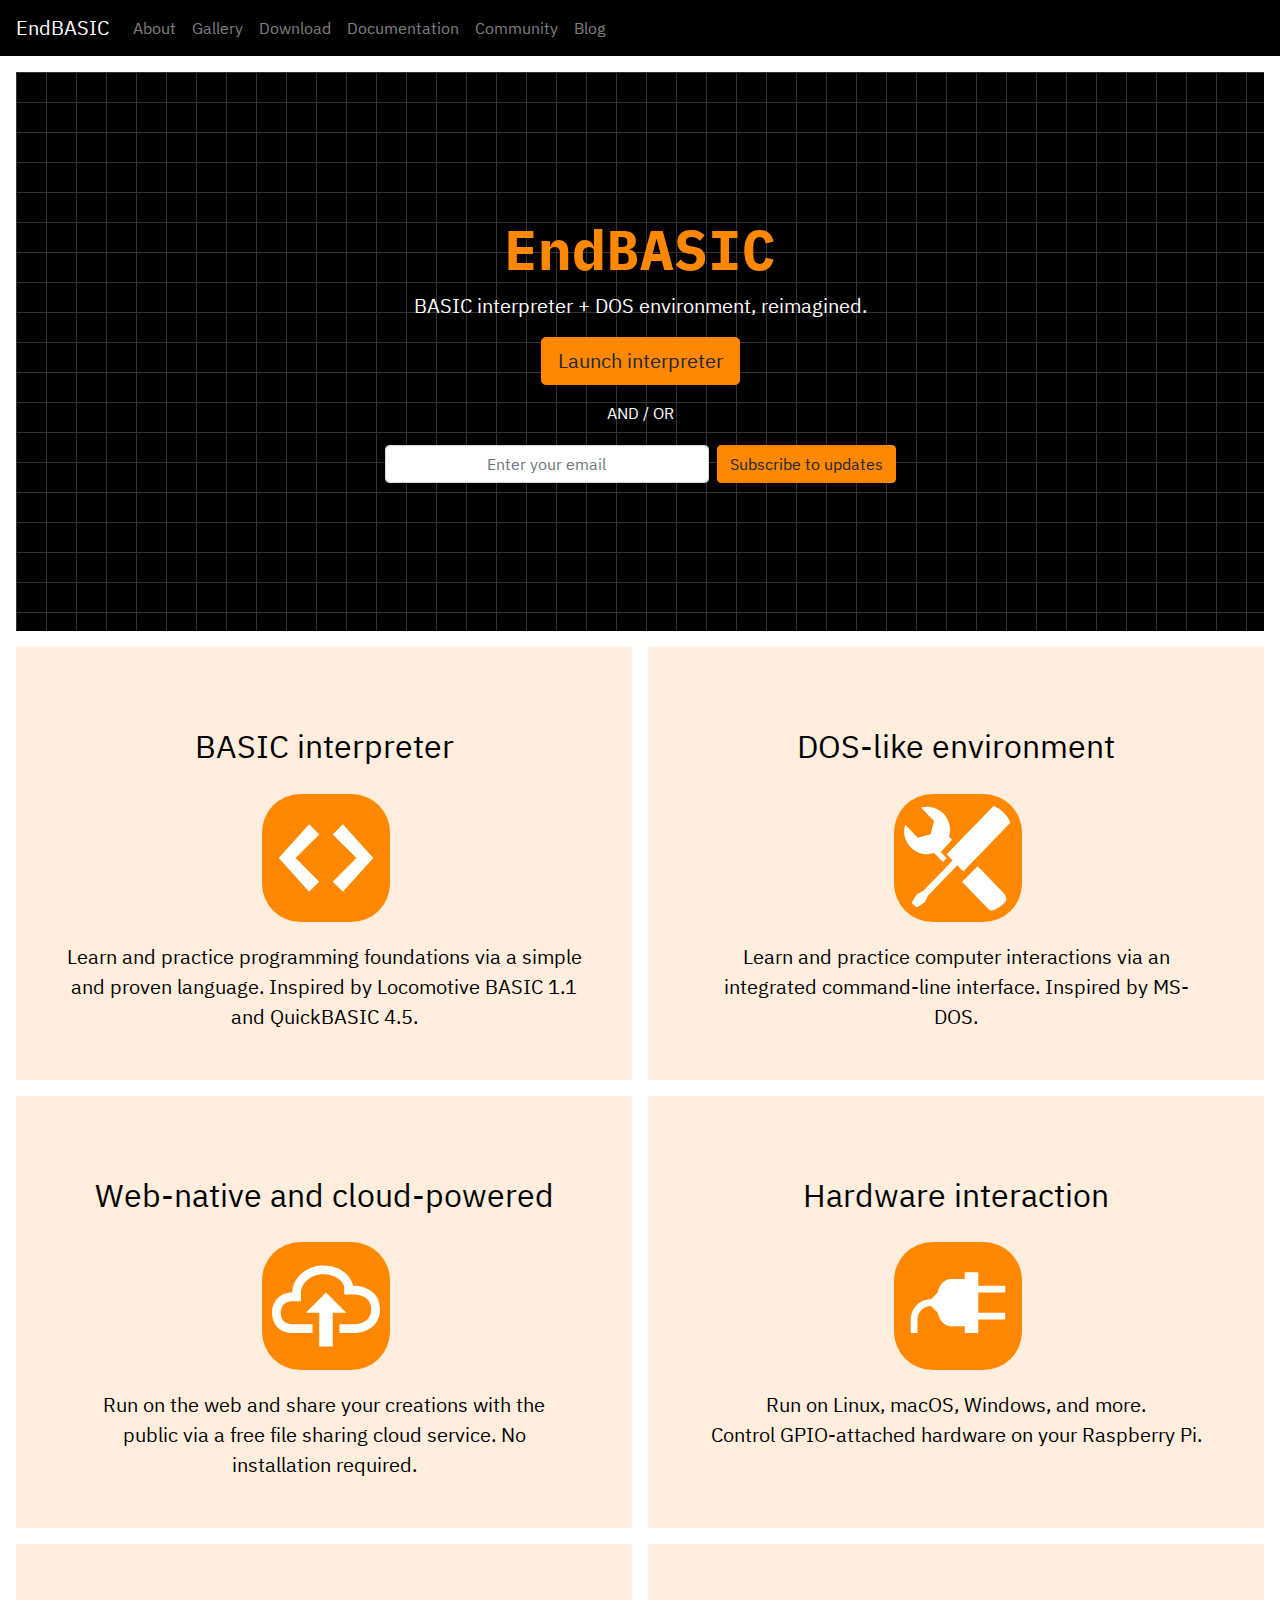
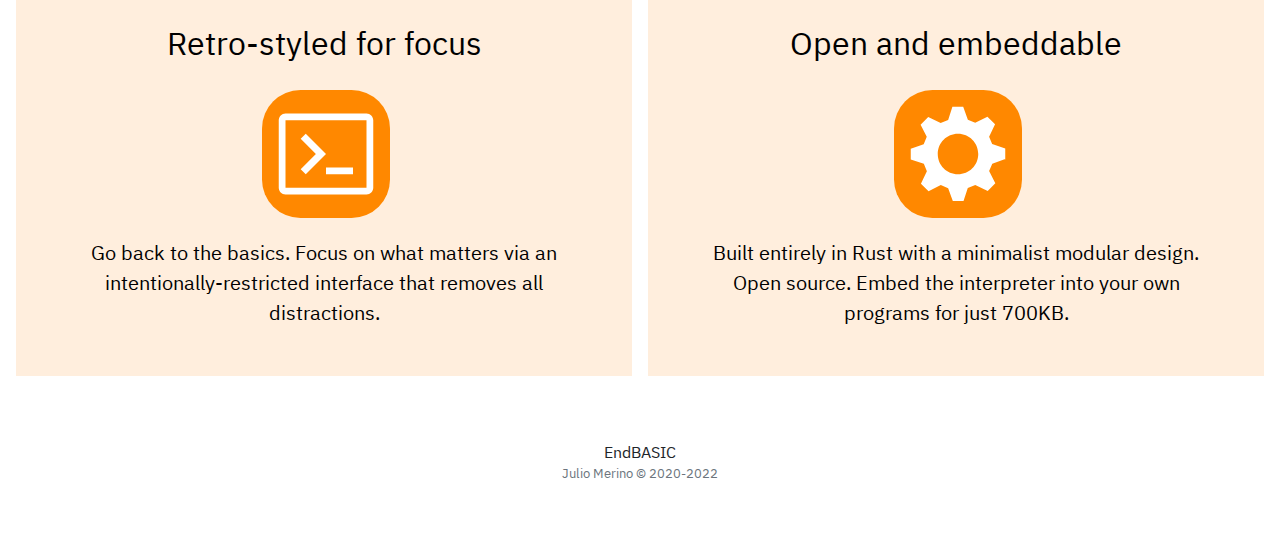
<file: index.html>
<!doctype html><html lang=en xmlns:fb=http://ogp.me/ns/fb#><head><meta charset=utf-8><meta http-equiv=x-ua-compatible content="IE=edge"><meta name=viewport content="width=device-width,initial-scale=1,shrink-to-fit=no"><meta property="og:site_name" content="EndBASIC"><title>EndBASIC</title><meta property="og:title" content="EndBASIC"><meta name=description content="The EndBASIC programming language. A retro-looking integrated environment designed to allow learning the foundations of programming and computing. Runs on the web for simplicity, but also on your machine."><meta property="og:description" content="The EndBASIC programming language. A retro-looking integrated environment designed to allow learning the foundations of programming and computing. Runs on the web for simplicity, but also on your machine."><meta name=author content="Julio Merino"><meta name=generator content="Hugo 0.111.3"><meta property="og:url" content="https://www.endbasic.dev/"><meta property="og:type" content="website"><link rel=canonical href=https://www.endbasic.dev/><link rel=stylesheet href=/sass/main.min.8f2064ba272b7c6d873736df9339fac0cc0adecda647b5ec37df79904e1ea59f.css><link rel=stylesheet href=/css/chroma.css></head><body><nav class="navbar navbar-expand-md navbar-dark bg-dark sticky-top"><a class=navbar-brand href=/>EndBASIC</a>
<button class=navbar-toggler type=button data-toggle=collapse data-target=#navbarToggler aria-controls=navbarToggler aria-expanded=false aria-label="Toggle navigation">
<span class=navbar-toggler-icon></span></button><div class="collapse navbar-collapse" id=navbarToggler><ul class="navbar-nav mr-auto mt-2 mt-lg-0"><li class=nav-item><a class=nav-link href=/about.html>About</a></li><li class=nav-item><a class=nav-link href=/gallery.html>Gallery</a></li><li class=nav-item><a class=nav-link href=/download.html>Download</a></li><li class=nav-item><a class=nav-link href=/docs.html>Documentation</a></li><li class=nav-item><a class=nav-link href=/community.html>Community</a></li><li class=nav-item><a class=nav-link href=https://jmmv.dev/tags/endbasic/ target=_new>Blog</a></li></ul></div></nav><div class="position-relative overflow-hidden p-3 p-md-5 m-md-3 text-center bg-dark bg-grid"><div class="col-md-8 p-lg-5 mx-auto my-5 text-white"><h1 class="title display-4 font-weight-normal">EndBASIC</h1><p class="lead font-weight-normal">BASIC interpreter + DOS environment, reimagined.</p><a class="btn btn-primary btn-lg" href=https://repl.endbasic.dev/ target=_new>Launch interpreter</a><p class=my-3>AND / OR</p><form class="form-inline justify-content-center" action=https://hugo-dynamic.endbasic.dev/api/sites/6a633c2c-7fda-11ec-86e4-1cfd087199c2/subscribers/add method=post><input type=text name=email placeholder="Enter your email" class="form-control input-sm text-center mx-1 my-1" size=30>
<button type=submit class="btn btn-primary mx-1 my-1">Subscribe to updates</button></form></div></div><div class="d-md-flex flex-md-equal w-100 my-md-3 pl-md-3"><div class="bg-light mr-md-3 pt-3 px-3 pt-md-5 px-md-5 text-center text-dark overflow-hidden"><div class="my-3 py-3 front-card"><a href=/about.html#basic><h2 class=display-5>BASIC interpreter</h2><img class=mr-3 src=/octicons/code.svg width=128px height=128px></a><p class=lead>Learn and practice programming foundations via a simple and proven language. Inspired by Locomotive BASIC 1.1 and QuickBASIC 4.5.</p></div></div><div class="bg-light mr-md-3 pt-3 px-3 pt-md-5 px-md-5 text-center text-dark overflow-hidden"><div class="my-3 p-3 front-card"><a href=/about.html#dos><h2 class=display-5>DOS-like environment</h2><img class=mr-3 src=/octicons/tools.svg width=128px height=128px></a><p class=lead>Learn and practice computer interactions via an integrated command-line interface. Inspired by MS-DOS.</p></div></div></div><div class="d-md-flex flex-md-equal w-100 my-md-3 pl-md-3"><div class="bg-light mr-md-3 pt-3 px-3 pt-md-5 px-md-5 text-center text-dark overflow-hidden"><div class="my-3 p-3 front-card"><a href=/about.html#cloud><h2 class=display-5>Web-native and cloud-powered</h2><img class=mr-3 src=/octicons/cloud-upload.svg width=128px height=128px></a><p class=lead>Run on the web and share your creations with the public via a free file sharing cloud service. No installation required.</p></div></div><div class="bg-light mr-md-3 pt-3 px-3 pt-md-5 px-md-5 text-center text-dark overflow-hidden"><div class="my-3 py-3 front-card"><a href=/about.html#local><h2 class=display-5>Hardware interaction</h2><img class=mr-3 src=/octicons/plug.svg width=128px height=128px></a><p class=lead>Run on Linux, macOS, Windows, and more.<br>Control GPIO-attached hardware on your Raspberry Pi.</p></div></div></div><div class="d-md-flex flex-md-equal w-100 my-md-3 pl-md-3"><div class="bg-light mr-md-3 pt-3 px-3 pt-md-5 px-md-5 text-center text-dark overflow-hidden"><div class="my-3 p-3 front-card"><a href=/about.html#retro><h2 class=display-5>Retro-styled for focus</h2><img class=mr-3 src=/octicons/terminal.svg width=128px height=128px></a><p class=lead>Go back to the basics. Focus on what matters via an intentionally-restricted interface that removes all distractions.</p></div></div><div class="bg-light mr-md-3 pt-3 px-3 pt-md-5 px-md-5 text-center text-dark overflow-hidden"><div class="my-3 py-3 front-card"><a href=/about.html#modern><h2 class=display-5>Open and embeddable</h2><img class=mr-3 src=/octicons/gear.svg width=128px height=128px></a><p class=lead>Built entirely in Rust with a minimalist modular design. Open source. Embed the interpreter into your own programs for just 700KB.</p></div></div></div><footer class="container py-5"><div class=row><div class="col-12 col-md text-center">EndBASIC
<small class="d-block mb-3 text-muted">Julio Merino &copy; 2020-2022</small></div></div></footer><script type=module>
  const SITE_ID = '6a633c2c-7fda-11ec-86e4-1cfd087199c2';

  import { addAnchorsToHeaders, RequestsClient } from "\/js\/main.7b19cd2eaa4ec914fc9d4f14c3ae574cbc0cbe9ff166cf8c8d8097b8b04adb38.js";
  new RequestsClient(SITE_ID).saveRequest();

  addAnchorsToHeaders();
</script><noscript><img src="https://hugo-dynamic.endbasic.dev/api/sites/6a633c2c-7fda-11ec-86e4-1cfd087199c2/pages/aHR0cHM6Ly93d3cuZW5kYmFzaWMuZGV2Lw==/stamp.gif" style=display:none></noscript></body></html>
</file>
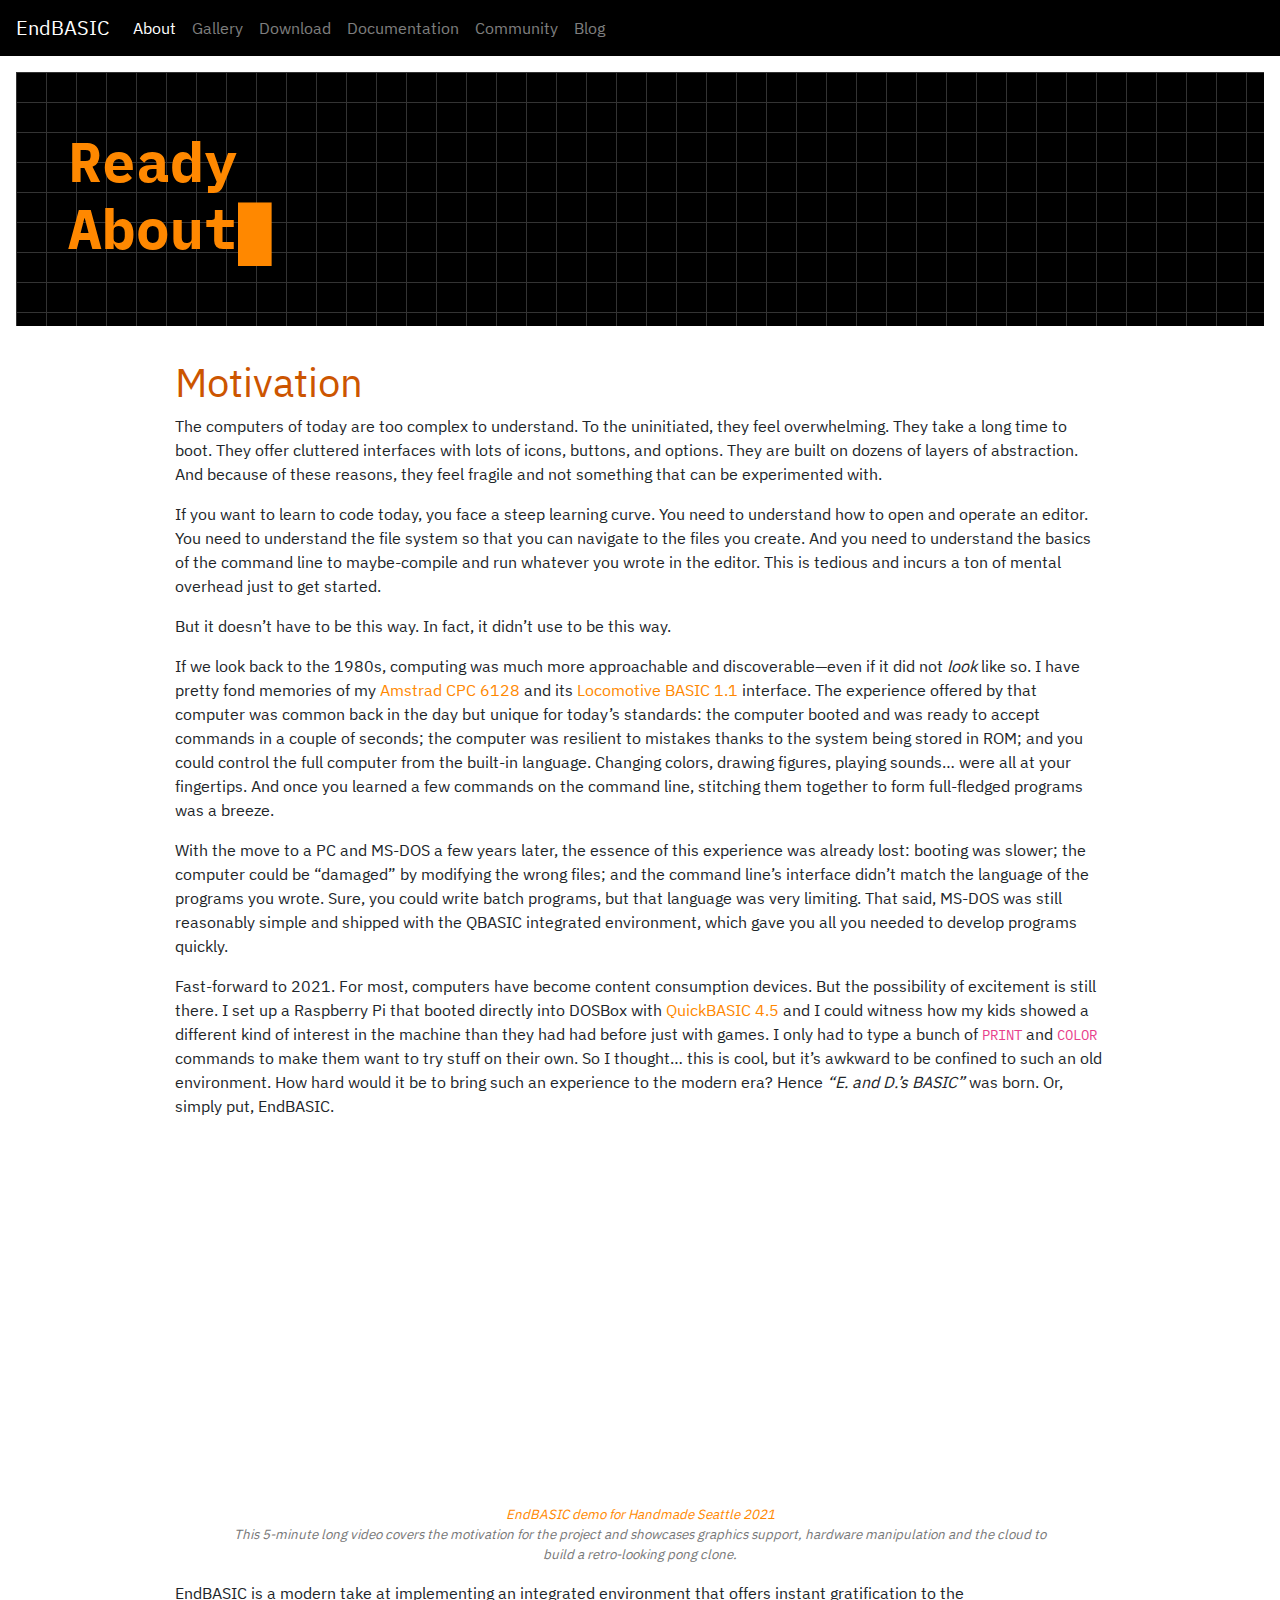
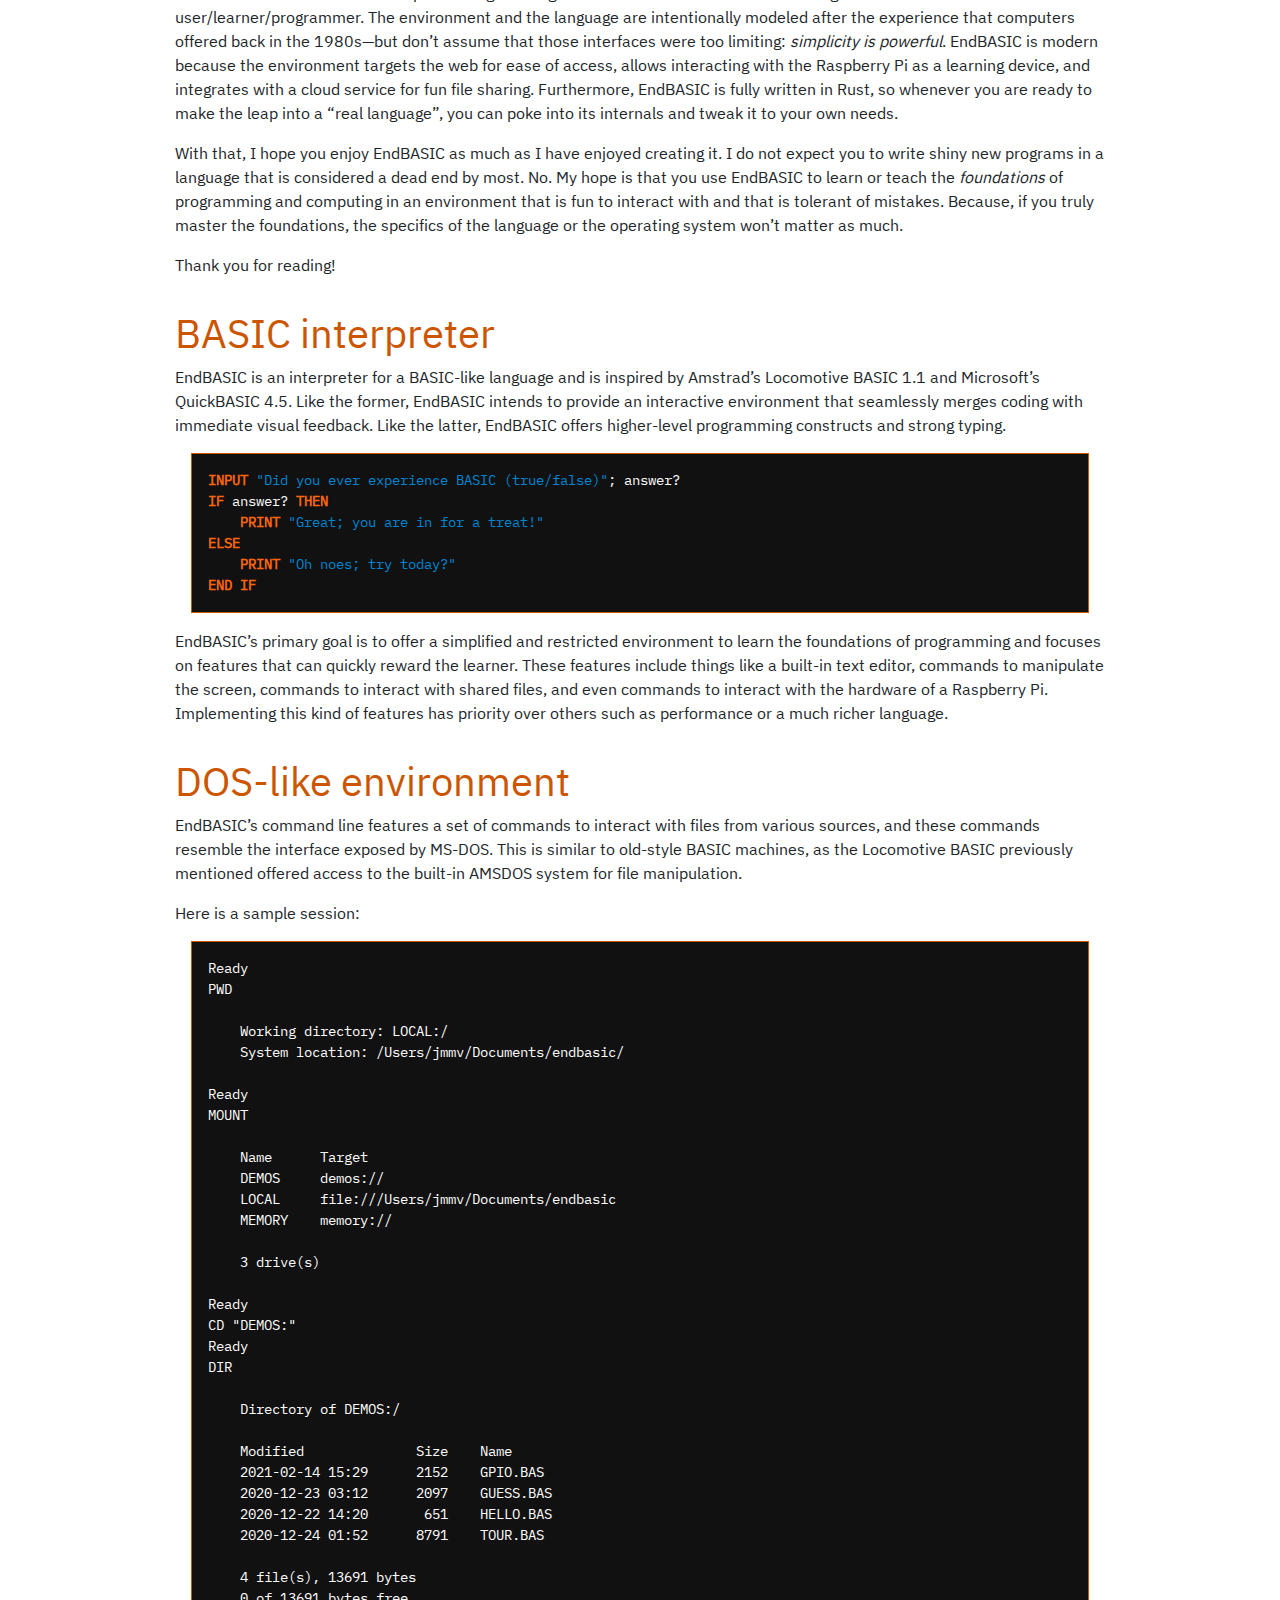
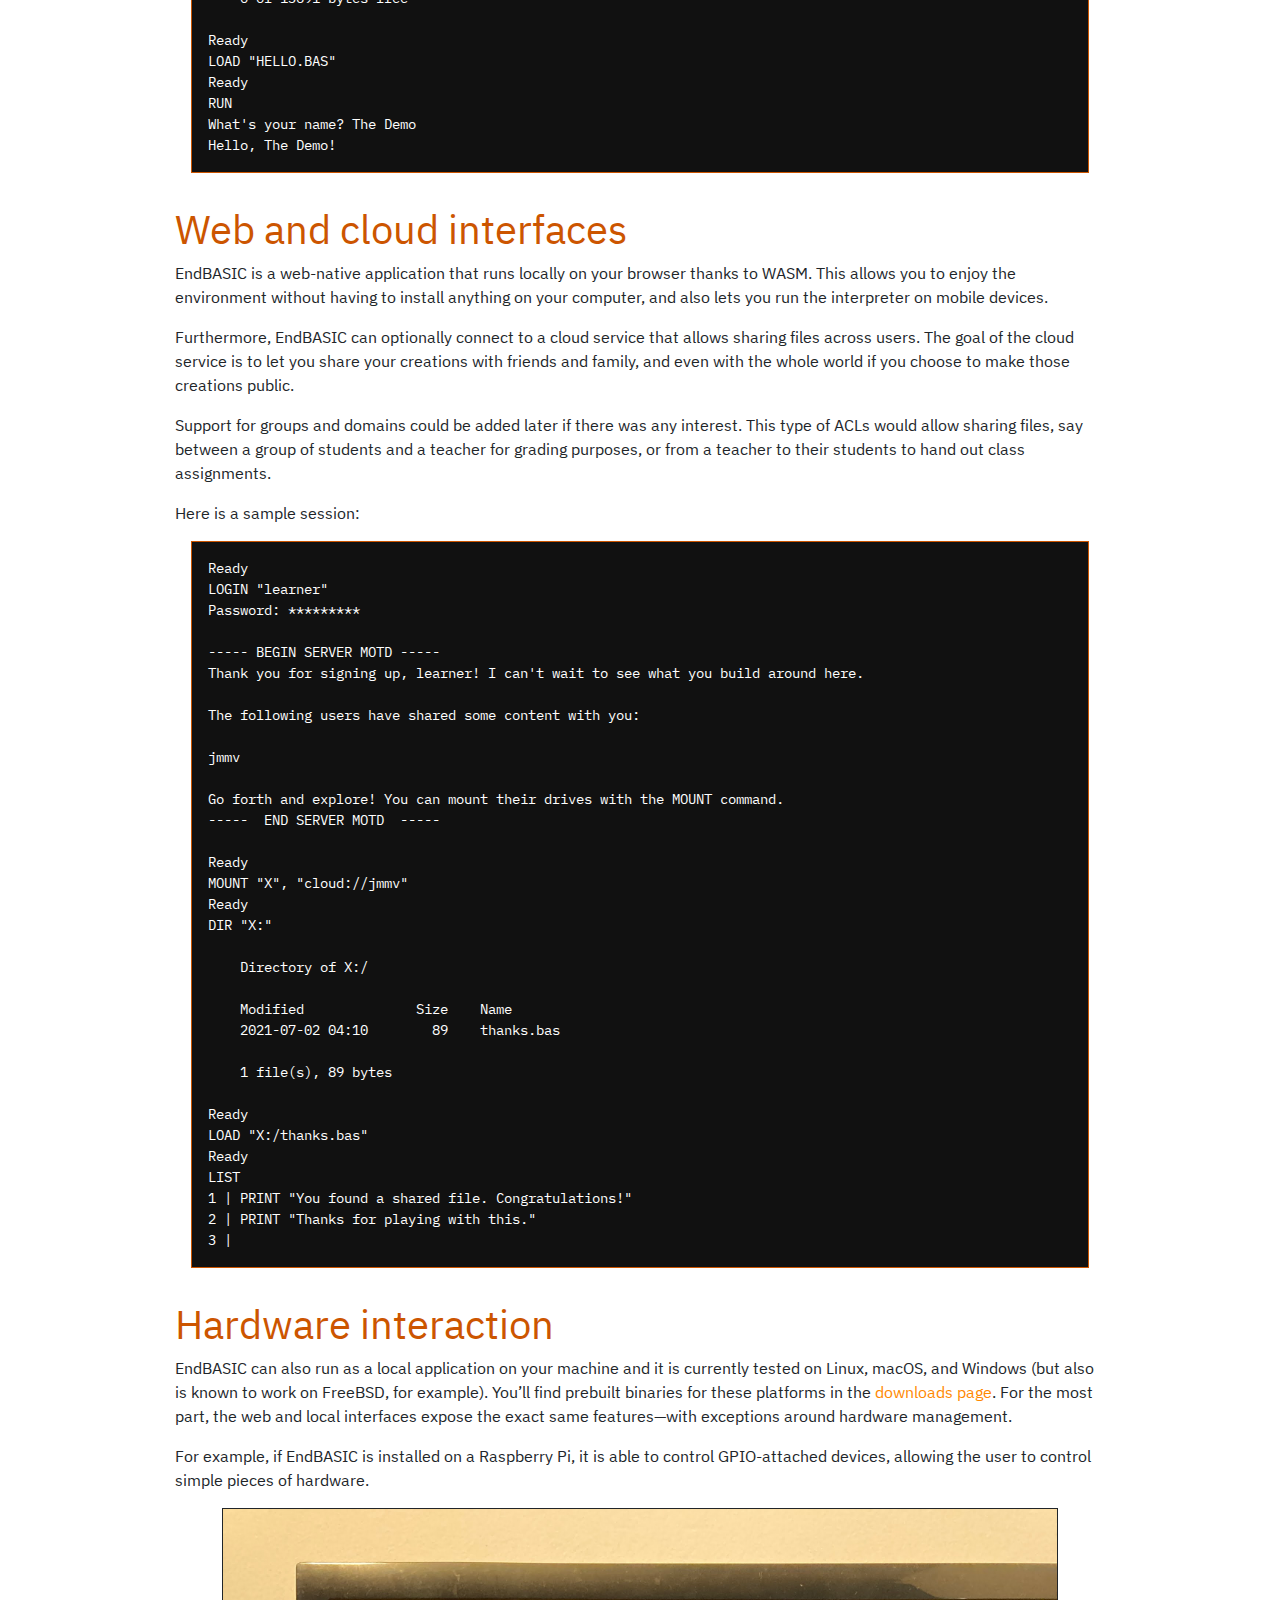
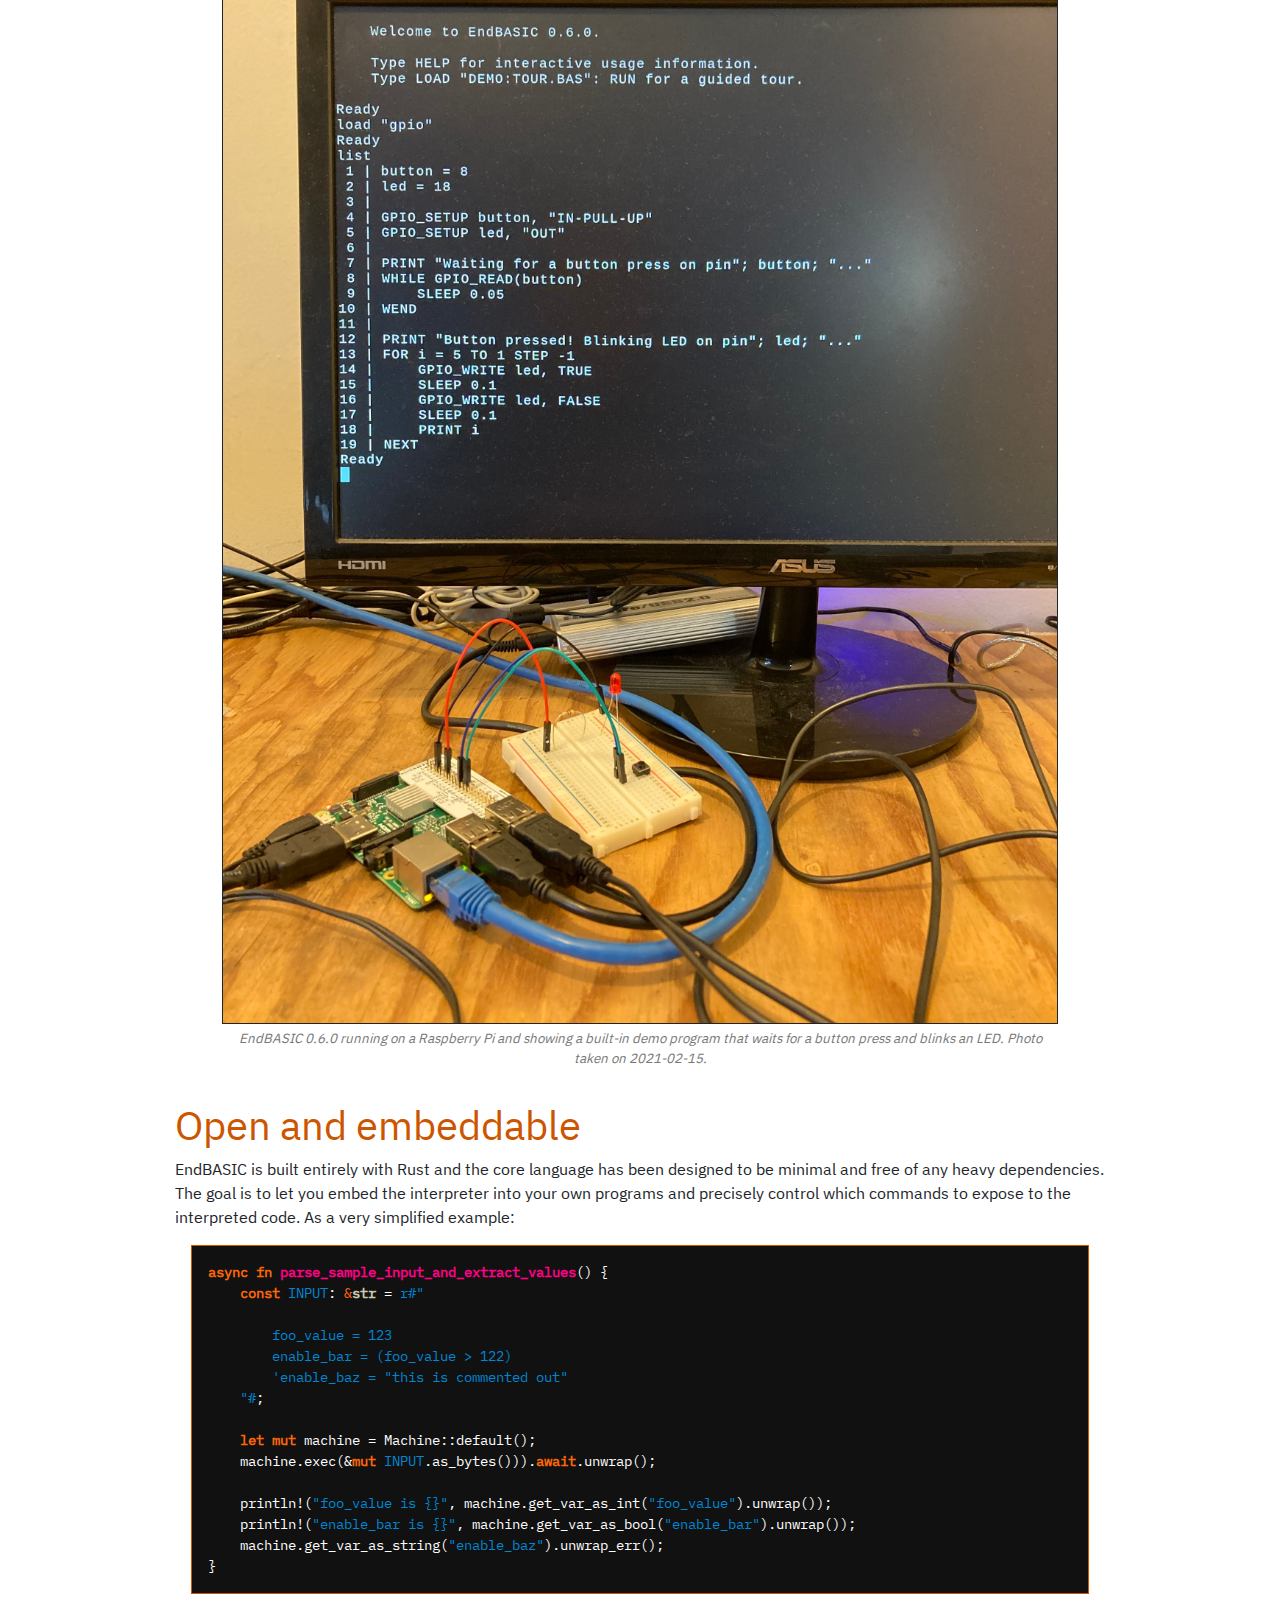
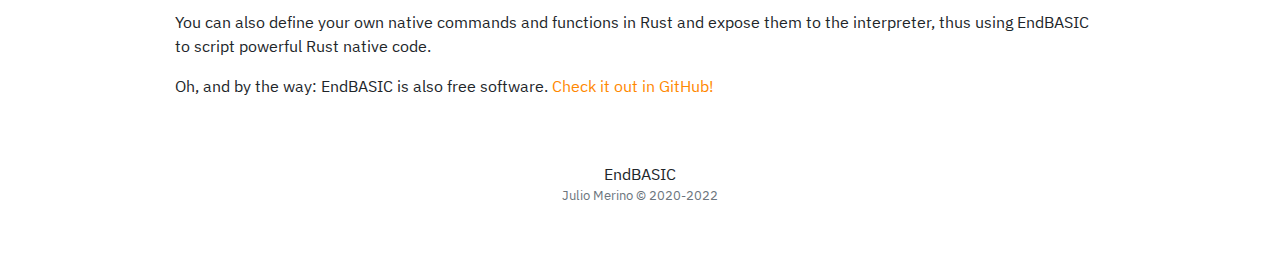
<file: about.html>
<!doctype html><html lang=en xmlns:fb=http://ogp.me/ns/fb#><head><meta charset=utf-8><meta http-equiv=x-ua-compatible content="IE=edge"><meta name=viewport content="width=device-width,initial-scale=1,shrink-to-fit=no"><meta property="og:site_name" content="EndBASIC"><title>About - EndBASIC</title><meta property="og:title" content="About - EndBASIC"><meta name=description content="Motivation The computers of today are too complex to understand. To the uninitiated, they feel overwhelming. They take a long time to boot. They offer cluttered interfaces with lots of icons, buttons, and options. They are built on dozens of layers of abstraction. And because of these reasons, they feel fragile and not something that can be experimented with.
If you want to learn to code today, you face a steep learning curve."><meta property="og:description" content="Motivation The computers of today are too complex to understand. To the uninitiated, they feel overwhelming. They take a long time to boot. They offer cluttered interfaces with lots of icons, buttons, and options. They are built on dozens of layers of abstraction. And because of these reasons, they feel fragile and not something that can be experimented with.
If you want to learn to code today, you face a steep learning curve."><meta name=author content="Julio Merino"><meta name=generator content="Hugo 0.111.3"><meta property="og:url" content="https://www.endbasic.dev/about.html"><meta property="og:type" content="website"><link rel=canonical href=https://www.endbasic.dev/about.html><link rel=stylesheet href=/sass/main.min.8f2064ba272b7c6d873736df9339fac0cc0adecda647b5ec37df79904e1ea59f.css><link rel=stylesheet href=/css/chroma.css></head><body><nav class="navbar navbar-expand-md navbar-dark bg-dark sticky-top"><a class=navbar-brand href=/>EndBASIC</a>
<button class=navbar-toggler type=button data-toggle=collapse data-target=#navbarToggler aria-controls=navbarToggler aria-expanded=false aria-label="Toggle navigation">
<span class=navbar-toggler-icon></span></button><div class="collapse navbar-collapse" id=navbarToggler><ul class="navbar-nav mr-auto mt-2 mt-lg-0"><li class="nav-item active"><a class=nav-link href=/about.html>About</a></li><li class=nav-item><a class=nav-link href=/gallery.html>Gallery</a></li><li class=nav-item><a class=nav-link href=/download.html>Download</a></li><li class=nav-item><a class=nav-link href=/docs.html>Documentation</a></li><li class=nav-item><a class=nav-link href=/community.html>Community</a></li><li class=nav-item><a class=nav-link href=https://jmmv.dev/tags/endbasic/ target=_new>Blog</a></li></ul></div></nav><div class="position-relative overflow-hidden p-3 p-md-5 m-md-3 text-center bg-dark bg-grid"><div class="p-lg-1 mx-auto my-1 text-white text-left"><h1 class="title display-4 font-weight-normal">Ready<br>About&#9608;</h1></div></div><article class=container><h1 id=retro>Motivation</h1><p>The computers of today are too complex to understand. To the uninitiated, they feel overwhelming. They take a long time to boot. They offer cluttered interfaces with lots of icons, buttons, and options. They are built on dozens of layers of abstraction. And because of these reasons, they feel fragile and not something that can be experimented with.</p><p>If you want to learn to code today, you face a steep learning curve. You need to understand how to open and operate an editor. You need to understand the file system so that you can navigate to the files you create. And you need to understand the basics of the command line to maybe-compile and run whatever you wrote in the editor. This is tedious and incurs a ton of mental overhead just to get started.</p><p>But it doesn&rsquo;t have to be this way. In fact, it didn&rsquo;t use to be this way.</p><p>If we look back to the 1980s, computing was much more approachable and discoverable&mdash;even if it did not <em>look</em> like so. I have pretty fond memories of my <a href=https://en.wikipedia.org/wiki/Amstrad_CPC>Amstrad CPC 6128</a> and its <a href=https://en.wikipedia.org/wiki/Locomotive_BASIC>Locomotive BASIC 1.1</a> interface. The experience offered by that computer was common back in the day but unique for today&rsquo;s standards: the computer booted and was ready to accept commands in a couple of seconds; the computer was resilient to mistakes thanks to the system being stored in ROM; and you could control the full computer from the built-in language. Changing colors, drawing figures, playing sounds&mldr; were all at your fingertips. And once you learned a few commands on the command line, stitching them together to form full-fledged programs was a breeze.</p><p>With the move to a PC and MS-DOS a few years later, the essence of this experience was already lost: booting was slower; the computer could be &ldquo;damaged&rdquo; by modifying the wrong files; and the command line&rsquo;s interface didn&rsquo;t match the language of the programs you wrote. Sure, you could write batch programs, but that language was very limiting. That said, MS-DOS was still reasonably simple and shipped with the QBASIC integrated environment, which gave you all you needed to develop programs quickly.</p><p>Fast-forward to 2021. For most, computers have become content consumption devices. But the possibility of excitement is still there. I set up a Raspberry Pi that booted directly into DOSBox with <a href=https://winworldpc.com/product/quickbasic/45>QuickBASIC 4.5</a> and I could witness how my kids showed a different kind of interest in the machine than they had had before just with games. I only had to type a bunch of <code>PRINT</code> and <code>COLOR</code> commands to make them want to try stuff on their own. So I thought&mldr; this is cool, but it&rsquo;s awkward to be confined to such an old environment. How hard would it be to bring such an experience to the modern era? Hence <em>&ldquo;E. and D.&rsquo;s BASIC&rdquo;</em> was born. Or, simply put, EndBASIC.</p><figure><iframe title=vimeo-player src="https://player.vimeo.com/video/641791002?h=bab5562902" width=640 height=360 style=max-width:100% frameborder=0 allowfullscreen></iframe><figcaption><p><a href=https://media.handmade-seattle.com/endbasic/>EndBASIC demo for Handmade Seattle 2021</a><br>This 5-minute long video covers the motivation for the project and showcases graphics support, hardware manipulation and the cloud to build a retro-looking pong clone.</p></figcaption></figure><p>EndBASIC is a modern take at implementing an integrated environment that offers instant gratification to the user/learner/programmer. The environment and the language are intentionally modeled after the experience that computers offered back in the 1980s&mdash;but don&rsquo;t assume that those interfaces were too limiting: <em>simplicity is powerful</em>. EndBASIC is modern because the environment targets the web for ease of access, allows interacting with the Raspberry Pi as a learning device, and integrates with a cloud service for fun file sharing. Furthermore, EndBASIC is fully written in Rust, so whenever you are ready to make the leap into a &ldquo;real language&rdquo;, you can poke into its internals and tweak it to your own needs.</p><p>With that, I hope you enjoy EndBASIC as much as I have enjoyed creating it. I do not expect you to write shiny new programs in a language that is considered a dead end by most. No. My hope is that you use EndBASIC to learn or teach the <em>foundations</em> of programming and computing in an environment that is fun to interact with and that is tolerant of mistakes. Because, if you truly master the foundations, the specifics of the language or the operating system won&rsquo;t matter as much.</p><p>Thank you for reading!</p><h1 id=basic>BASIC interpreter</h1><p>EndBASIC is an interpreter for a BASIC-like language and is inspired by Amstrad&rsquo;s Locomotive BASIC 1.1 and Microsoft&rsquo;s QuickBASIC 4.5. Like the former, EndBASIC intends to provide an interactive environment that seamlessly merges coding with immediate visual feedback. Like the latter, EndBASIC offers higher-level programming constructs and strong typing.</p><div class=highlight><pre tabindex=0 class=chroma><code class=language-basic data-lang=basic><span class=line><span class=cl><span class=kr>INPUT</span><span class=w> </span><span class=s2>&#34;Did you ever experience BASIC (true/false)&#34;</span><span class=p>;</span><span class=w> </span><span class=vg>answer</span><span class=o>?</span>
</span></span><span class=line><span class=cl><span class=kr>IF</span><span class=w> </span><span class=vg>answer</span><span class=o>?</span><span class=w> </span><span class=kr>THEN</span>
</span></span><span class=line><span class=cl><span class=w>    </span><span class=kr>PRINT</span><span class=w> </span><span class=s2>&#34;Great; you are in for a treat!&#34;</span>
</span></span><span class=line><span class=cl><span class=k>ELSE</span>
</span></span><span class=line><span class=cl><span class=w>    </span><span class=kr>PRINT</span><span class=w> </span><span class=s2>&#34;Oh noes; try today?&#34;</span>
</span></span><span class=line><span class=cl><span class=kr>END</span><span class=w> </span><span class=kr>IF</span>
</span></span></code></pre></div><p>EndBASIC&rsquo;s primary goal is to offer a simplified and restricted environment to learn the foundations of programming and focuses on features that can quickly reward the learner. These features include things like a built-in text editor, commands to manipulate the screen, commands to interact with shared files, and even commands to interact with the hardware of a Raspberry Pi. Implementing this kind of features has priority over others such as performance or a much richer language.</p><h1 id=dos>DOS-like environment</h1><p>EndBASIC&rsquo;s command line features a set of commands to interact with files from various sources, and these commands resemble the interface exposed by MS-DOS. This is similar to old-style BASIC machines, as the Locomotive BASIC previously mentioned offered access to the built-in AMSDOS system for file manipulation.</p><p>Here is a sample session:</p><div class=highlight><pre tabindex=0 class=chroma><code class=language-plain data-lang=plain><span class=line><span class=cl>Ready
</span></span><span class=line><span class=cl>PWD
</span></span><span class=line><span class=cl>
</span></span><span class=line><span class=cl>    Working directory: LOCAL:/
</span></span><span class=line><span class=cl>    System location: /Users/jmmv/Documents/endbasic/
</span></span><span class=line><span class=cl>
</span></span><span class=line><span class=cl>Ready
</span></span><span class=line><span class=cl>MOUNT
</span></span><span class=line><span class=cl>
</span></span><span class=line><span class=cl>    Name      Target
</span></span><span class=line><span class=cl>    DEMOS     demos://
</span></span><span class=line><span class=cl>    LOCAL     file:///Users/jmmv/Documents/endbasic
</span></span><span class=line><span class=cl>    MEMORY    memory://
</span></span><span class=line><span class=cl>
</span></span><span class=line><span class=cl>    3 drive(s)
</span></span><span class=line><span class=cl>
</span></span><span class=line><span class=cl>Ready
</span></span><span class=line><span class=cl>CD &#34;DEMOS:&#34;
</span></span><span class=line><span class=cl>Ready
</span></span><span class=line><span class=cl>DIR
</span></span><span class=line><span class=cl>
</span></span><span class=line><span class=cl>    Directory of DEMOS:/
</span></span><span class=line><span class=cl>
</span></span><span class=line><span class=cl>    Modified              Size    Name
</span></span><span class=line><span class=cl>    2021-02-14 15:29      2152    GPIO.BAS
</span></span><span class=line><span class=cl>    2020-12-23 03:12      2097    GUESS.BAS
</span></span><span class=line><span class=cl>    2020-12-22 14:20       651    HELLO.BAS
</span></span><span class=line><span class=cl>    2020-12-24 01:52      8791    TOUR.BAS
</span></span><span class=line><span class=cl>
</span></span><span class=line><span class=cl>    4 file(s), 13691 bytes
</span></span><span class=line><span class=cl>    0 of 13691 bytes free
</span></span><span class=line><span class=cl>
</span></span><span class=line><span class=cl>Ready
</span></span><span class=line><span class=cl>LOAD &#34;HELLO.BAS&#34;
</span></span><span class=line><span class=cl>Ready
</span></span><span class=line><span class=cl>RUN
</span></span><span class=line><span class=cl>What&#39;s your name? The Demo
</span></span><span class=line><span class=cl>Hello, The Demo!
</span></span></code></pre></div><h1 id=cloud>Web and cloud interfaces</h1><p>EndBASIC is a web-native application that runs locally on your browser thanks to WASM. This allows you to enjoy the environment without having to install anything on your computer, and also lets you run the interpreter on mobile devices.</p><p>Furthermore, EndBASIC can optionally connect to a cloud service that allows sharing files across users. The goal of the cloud service is to let you share your creations with friends and family, and even with the whole world if you choose to make those creations public.</p><p>Support for groups and domains could be added later if there was any interest. This type of ACLs would allow sharing files, say between a group of students and a teacher for grading purposes, or from a teacher to their students to hand out class assignments.</p><p>Here is a sample session:</p><div class=highlight><pre tabindex=0 class=chroma><code class=language-plain data-lang=plain><span class=line><span class=cl>Ready
</span></span><span class=line><span class=cl>LOGIN &#34;learner&#34;
</span></span><span class=line><span class=cl>Password: *********
</span></span><span class=line><span class=cl>
</span></span><span class=line><span class=cl>----- BEGIN SERVER MOTD -----
</span></span><span class=line><span class=cl>Thank you for signing up, learner! I can&#39;t wait to see what you build around here.
</span></span><span class=line><span class=cl>
</span></span><span class=line><span class=cl>The following users have shared some content with you:
</span></span><span class=line><span class=cl>
</span></span><span class=line><span class=cl>jmmv
</span></span><span class=line><span class=cl>
</span></span><span class=line><span class=cl>Go forth and explore! You can mount their drives with the MOUNT command.
</span></span><span class=line><span class=cl>-----  END SERVER MOTD  -----
</span></span><span class=line><span class=cl>
</span></span><span class=line><span class=cl>Ready
</span></span><span class=line><span class=cl>MOUNT &#34;X&#34;, &#34;cloud://jmmv&#34;
</span></span><span class=line><span class=cl>Ready
</span></span><span class=line><span class=cl>DIR &#34;X:&#34;
</span></span><span class=line><span class=cl>
</span></span><span class=line><span class=cl>    Directory of X:/
</span></span><span class=line><span class=cl>
</span></span><span class=line><span class=cl>    Modified              Size    Name
</span></span><span class=line><span class=cl>    2021-07-02 04:10        89    thanks.bas
</span></span><span class=line><span class=cl>
</span></span><span class=line><span class=cl>    1 file(s), 89 bytes
</span></span><span class=line><span class=cl>
</span></span><span class=line><span class=cl>Ready
</span></span><span class=line><span class=cl>LOAD &#34;X:/thanks.bas&#34;
</span></span><span class=line><span class=cl>Ready
</span></span><span class=line><span class=cl>LIST
</span></span><span class=line><span class=cl>1 | PRINT &#34;You found a shared file. Congratulations!&#34;
</span></span><span class=line><span class=cl>2 | PRINT &#34;Thanks for playing with this.&#34;
</span></span><span class=line><span class=cl>3 |
</span></span></code></pre></div><h1 id=local>Hardware interaction</h1><p>EndBASIC can also run as a local application on your machine and it is currently tested on Linux, macOS, and Windows (but also is known to work on FreeBSD, for example). You&rsquo;ll find prebuilt binaries for these platforms in the <a href=/download.html>downloads page</a>. For the most part, the web and local interfaces expose the exact same features&mdash;with exceptions around hardware management.</p><p>For example, if EndBASIC is installed on a Raspberry Pi, it is able to control GPIO-attached devices, allowing the user to control simple pieces of hardware.</p><figure><img src=/images/gpio-rpi.jpg><figcaption>EndBASIC 0.6.0 running on a Raspberry Pi and showing a built-in demo program that waits for a button press and blinks an LED. Photo taken on 2021-02-15.</figcaption></figure><h1 id=modern>Open and embeddable</h1><p>EndBASIC is built entirely with Rust and the core language has been designed to be minimal and free of any heavy dependencies. The goal is to let you embed the interpreter into your own programs and precisely control which commands to expose to the interpreted code. As a very simplified example:</p><div class=highlight><pre tabindex=0 class=chroma><code class=language-rust data-lang=rust><span class=line><span class=cl><span class=k>async</span><span class=w> </span><span class=k>fn</span> <span class=nf>parse_sample_input_and_extract_values</span><span class=p>()</span><span class=w> </span><span class=p>{</span><span class=w>
</span></span></span><span class=line><span class=cl><span class=w>    </span><span class=k>const</span><span class=w> </span><span class=no>INPUT</span>: <span class=kp>&amp;</span><span class=kt>str</span> <span class=o>=</span><span class=w> </span><span class=sa>r</span><span class=s>#&#34;
</span></span></span><span class=line><span class=cl><span class=s>
</span></span></span><span class=line><span class=cl><span class=s>        foo_value = 123
</span></span></span><span class=line><span class=cl><span class=s>        enable_bar = (foo_value &gt; 122)
</span></span></span><span class=line><span class=cl><span class=s>        &#39;enable_baz = &#34;this is commented out&#34;
</span></span></span><span class=line><span class=cl><span class=s>    &#34;#</span><span class=p>;</span><span class=w>
</span></span></span><span class=line><span class=cl><span class=w>
</span></span></span><span class=line><span class=cl><span class=w>    </span><span class=kd>let</span><span class=w> </span><span class=k>mut</span><span class=w> </span><span class=n>machine</span><span class=w> </span><span class=o>=</span><span class=w> </span><span class=n>Machine</span>::<span class=n>default</span><span class=p>();</span><span class=w>
</span></span></span><span class=line><span class=cl><span class=w>    </span><span class=n>machine</span><span class=p>.</span><span class=n>exec</span><span class=p>(</span><span class=o>&amp;</span><span class=k>mut</span><span class=w> </span><span class=no>INPUT</span><span class=p>.</span><span class=n>as_bytes</span><span class=p>())).</span><span class=k>await</span><span class=p>.</span><span class=n>unwrap</span><span class=p>();</span><span class=w>
</span></span></span><span class=line><span class=cl><span class=w>
</span></span></span><span class=line><span class=cl><span class=w>    </span><span class=fm>println!</span><span class=p>(</span><span class=s>&#34;foo_value is </span><span class=si>{}</span><span class=s>&#34;</span><span class=p>,</span><span class=w> </span><span class=n>machine</span><span class=p>.</span><span class=n>get_var_as_int</span><span class=p>(</span><span class=s>&#34;foo_value&#34;</span><span class=p>).</span><span class=n>unwrap</span><span class=p>());</span><span class=w>
</span></span></span><span class=line><span class=cl><span class=w>    </span><span class=fm>println!</span><span class=p>(</span><span class=s>&#34;enable_bar is </span><span class=si>{}</span><span class=s>&#34;</span><span class=p>,</span><span class=w> </span><span class=n>machine</span><span class=p>.</span><span class=n>get_var_as_bool</span><span class=p>(</span><span class=s>&#34;enable_bar&#34;</span><span class=p>).</span><span class=n>unwrap</span><span class=p>());</span><span class=w>
</span></span></span><span class=line><span class=cl><span class=w>    </span><span class=n>machine</span><span class=p>.</span><span class=n>get_var_as_string</span><span class=p>(</span><span class=s>&#34;enable_baz&#34;</span><span class=p>).</span><span class=n>unwrap_err</span><span class=p>();</span><span class=w>
</span></span></span><span class=line><span class=cl><span class=w></span><span class=p>}</span><span class=w>
</span></span></span></code></pre></div><p>You can also define your own native commands and functions in Rust and expose them to the interpreter, thus using EndBASIC to script powerful Rust native code.</p><p>Oh, and by the way: EndBASIC is also free software. <a href=https://github.com/endbasic/endbasic/>Check it out in GitHub!</a></p></article><footer class="container py-5"><div class=row><div class="col-12 col-md text-center">EndBASIC
<small class="d-block mb-3 text-muted">Julio Merino &copy; 2020-2022</small></div></div></footer><script type=module>
  const SITE_ID = '6a633c2c-7fda-11ec-86e4-1cfd087199c2';

  import { addAnchorsToHeaders, RequestsClient } from "\/js\/main.7b19cd2eaa4ec914fc9d4f14c3ae574cbc0cbe9ff166cf8c8d8097b8b04adb38.js";
  new RequestsClient(SITE_ID).saveRequest();

  addAnchorsToHeaders();
</script><noscript><img src="https://hugo-dynamic.endbasic.dev/api/sites/6a633c2c-7fda-11ec-86e4-1cfd087199c2/pages/aHR0cHM6Ly93d3cuZW5kYmFzaWMuZGV2L2Fib3V0Lmh0bWw=/stamp.gif" style=display:none></noscript></body></html>
</file>
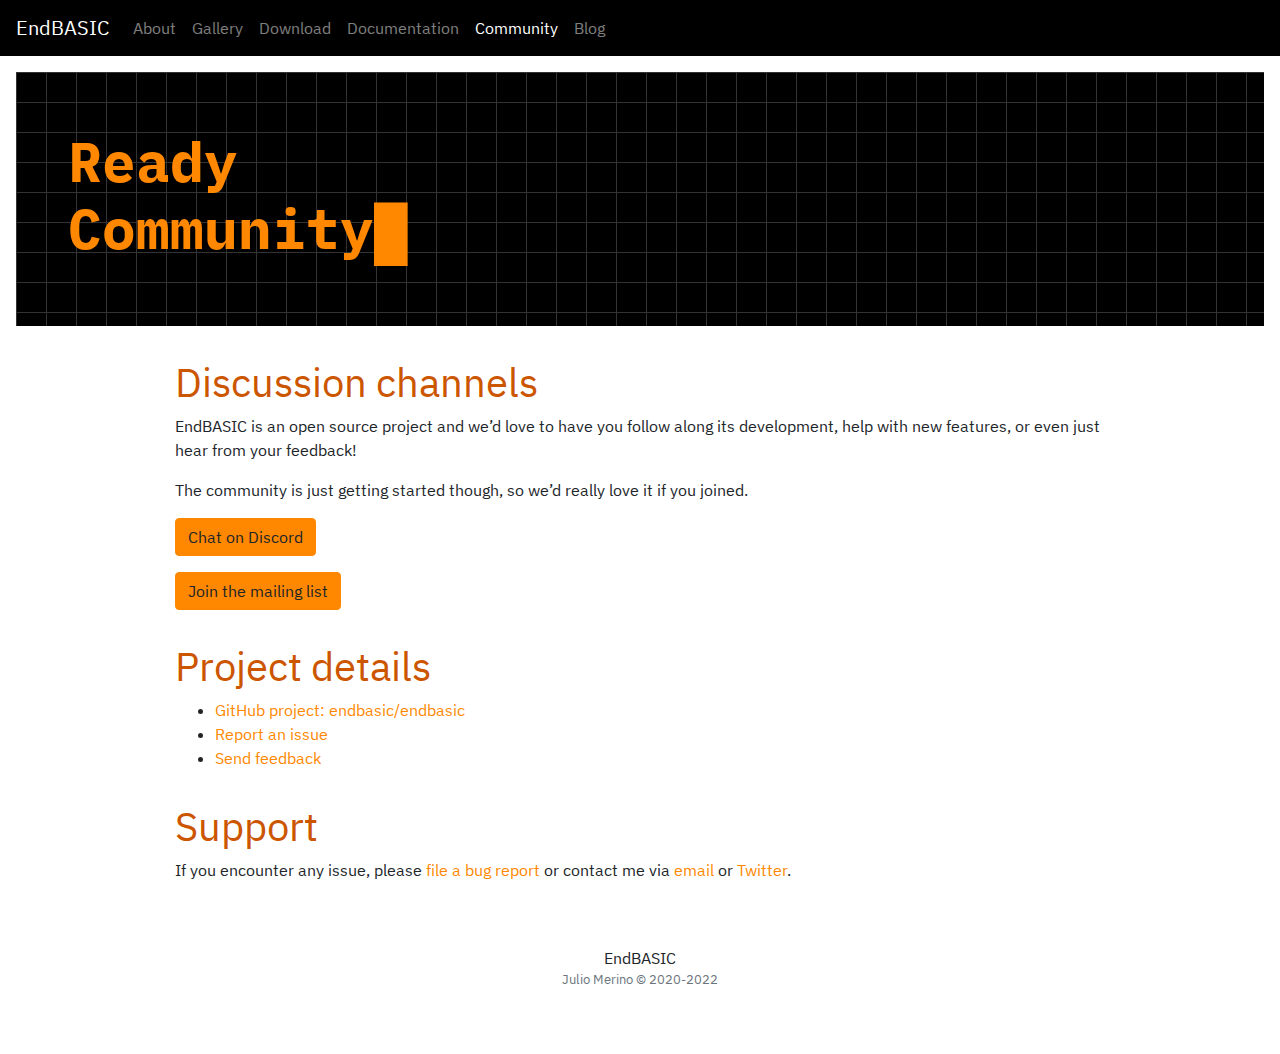
<file: community.html>
<!doctype html><html lang=en xmlns:fb=http://ogp.me/ns/fb#><head><meta charset=utf-8><meta http-equiv=x-ua-compatible content="IE=edge"><meta name=viewport content="width=device-width,initial-scale=1,shrink-to-fit=no"><meta property="og:site_name" content="EndBASIC"><title>Community - EndBASIC</title><meta property="og:title" content="Community - EndBASIC"><meta name=description content="Discussion channels EndBASIC is an open source project and we&amp;rsquo;d love to have you follow along its development, help with new features, or even just hear from your feedback!
The community is just getting started though, so we&amp;rsquo;d really love it if you joined.
Chat on Discord
Join the mailing list
Project details GitHub project: endbasic/endbasic Report an issue Send feedback Support If you encounter any issue, please file a bug report or contact me via email or Twitter."><meta property="og:description" content="Discussion channels EndBASIC is an open source project and we&amp;rsquo;d love to have you follow along its development, help with new features, or even just hear from your feedback!
The community is just getting started though, so we&amp;rsquo;d really love it if you joined.
Chat on Discord
Join the mailing list
Project details GitHub project: endbasic/endbasic Report an issue Send feedback Support If you encounter any issue, please file a bug report or contact me via email or Twitter."><meta name=author content="Julio Merino"><meta name=generator content="Hugo 0.111.3"><meta property="og:url" content="https://www.endbasic.dev/community.html"><meta property="og:type" content="website"><link rel=canonical href=https://www.endbasic.dev/community.html><link rel=stylesheet href=/sass/main.min.8f2064ba272b7c6d873736df9339fac0cc0adecda647b5ec37df79904e1ea59f.css><link rel=stylesheet href=/css/chroma.css></head><body><nav class="navbar navbar-expand-md navbar-dark bg-dark sticky-top"><a class=navbar-brand href=/>EndBASIC</a>
<button class=navbar-toggler type=button data-toggle=collapse data-target=#navbarToggler aria-controls=navbarToggler aria-expanded=false aria-label="Toggle navigation">
<span class=navbar-toggler-icon></span></button><div class="collapse navbar-collapse" id=navbarToggler><ul class="navbar-nav mr-auto mt-2 mt-lg-0"><li class=nav-item><a class=nav-link href=/about.html>About</a></li><li class=nav-item><a class=nav-link href=/gallery.html>Gallery</a></li><li class=nav-item><a class=nav-link href=/download.html>Download</a></li><li class=nav-item><a class=nav-link href=/docs.html>Documentation</a></li><li class="nav-item active"><a class=nav-link href=/community.html>Community</a></li><li class=nav-item><a class=nav-link href=https://jmmv.dev/tags/endbasic/ target=_new>Blog</a></li></ul></div></nav><div class="position-relative overflow-hidden p-3 p-md-5 m-md-3 text-center bg-dark bg-grid"><div class="p-lg-1 mx-auto my-1 text-white text-left"><h1 class="title display-4 font-weight-normal">Ready<br>Community&#9608;</h1></div></div><article class=container><h1 id=discussion-channels>Discussion channels</h1><p>EndBASIC is an open source project and we&rsquo;d love to have you follow along its development, help with new features, or even just hear from your feedback!</p><p>The community is just getting started though, so we&rsquo;d really love it if you joined.</p><p><a class="btn btn-primary" href=https://discord.gg/2HyXrDrcjr target=_new>Chat on Discord</a></p><p><a class="btn btn-primary" href=https://groups.google.com/g/endbasic target=_new>Join the mailing list</a></p><h1 id=project-details>Project details</h1><ul><li><a href=https://github.com/endbasic/endbasic/>GitHub project: endbasic/endbasic</a></li><li><a href=https://github.com/endbasic/endbasic/issues>Report an issue</a></li><li><a href=mailto:jmmv@endbasic.dev>Send feedback</a></li></ul><h1 id=support>Support</h1><p>If you encounter any issue, please <a href=https://github.com/endbasic/endbasic/issues/new>file a bug report</a> or contact me via <a href=mailto:support@endbasic.dev>email</a> or <a href=https://twitter.com/jmmv/>Twitter</a>.</p></article><footer class="container py-5"><div class=row><div class="col-12 col-md text-center">EndBASIC
<small class="d-block mb-3 text-muted">Julio Merino &copy; 2020-2022</small></div></div></footer><script type=module>
  const SITE_ID = '6a633c2c-7fda-11ec-86e4-1cfd087199c2';

  import { addAnchorsToHeaders, RequestsClient } from "\/js\/main.7b19cd2eaa4ec914fc9d4f14c3ae574cbc0cbe9ff166cf8c8d8097b8b04adb38.js";
  new RequestsClient(SITE_ID).saveRequest();

  addAnchorsToHeaders();
</script><noscript><img src=https://hugo-dynamic.endbasic.dev/api/sites/6a633c2c-7fda-11ec-86e4-1cfd087199c2/pages/aHR0cHM6Ly93d3cuZW5kYmFzaWMuZGV2L2NvbW11bml0eS5odG1s/stamp.gif style=display:none></noscript></body></html>
</file>
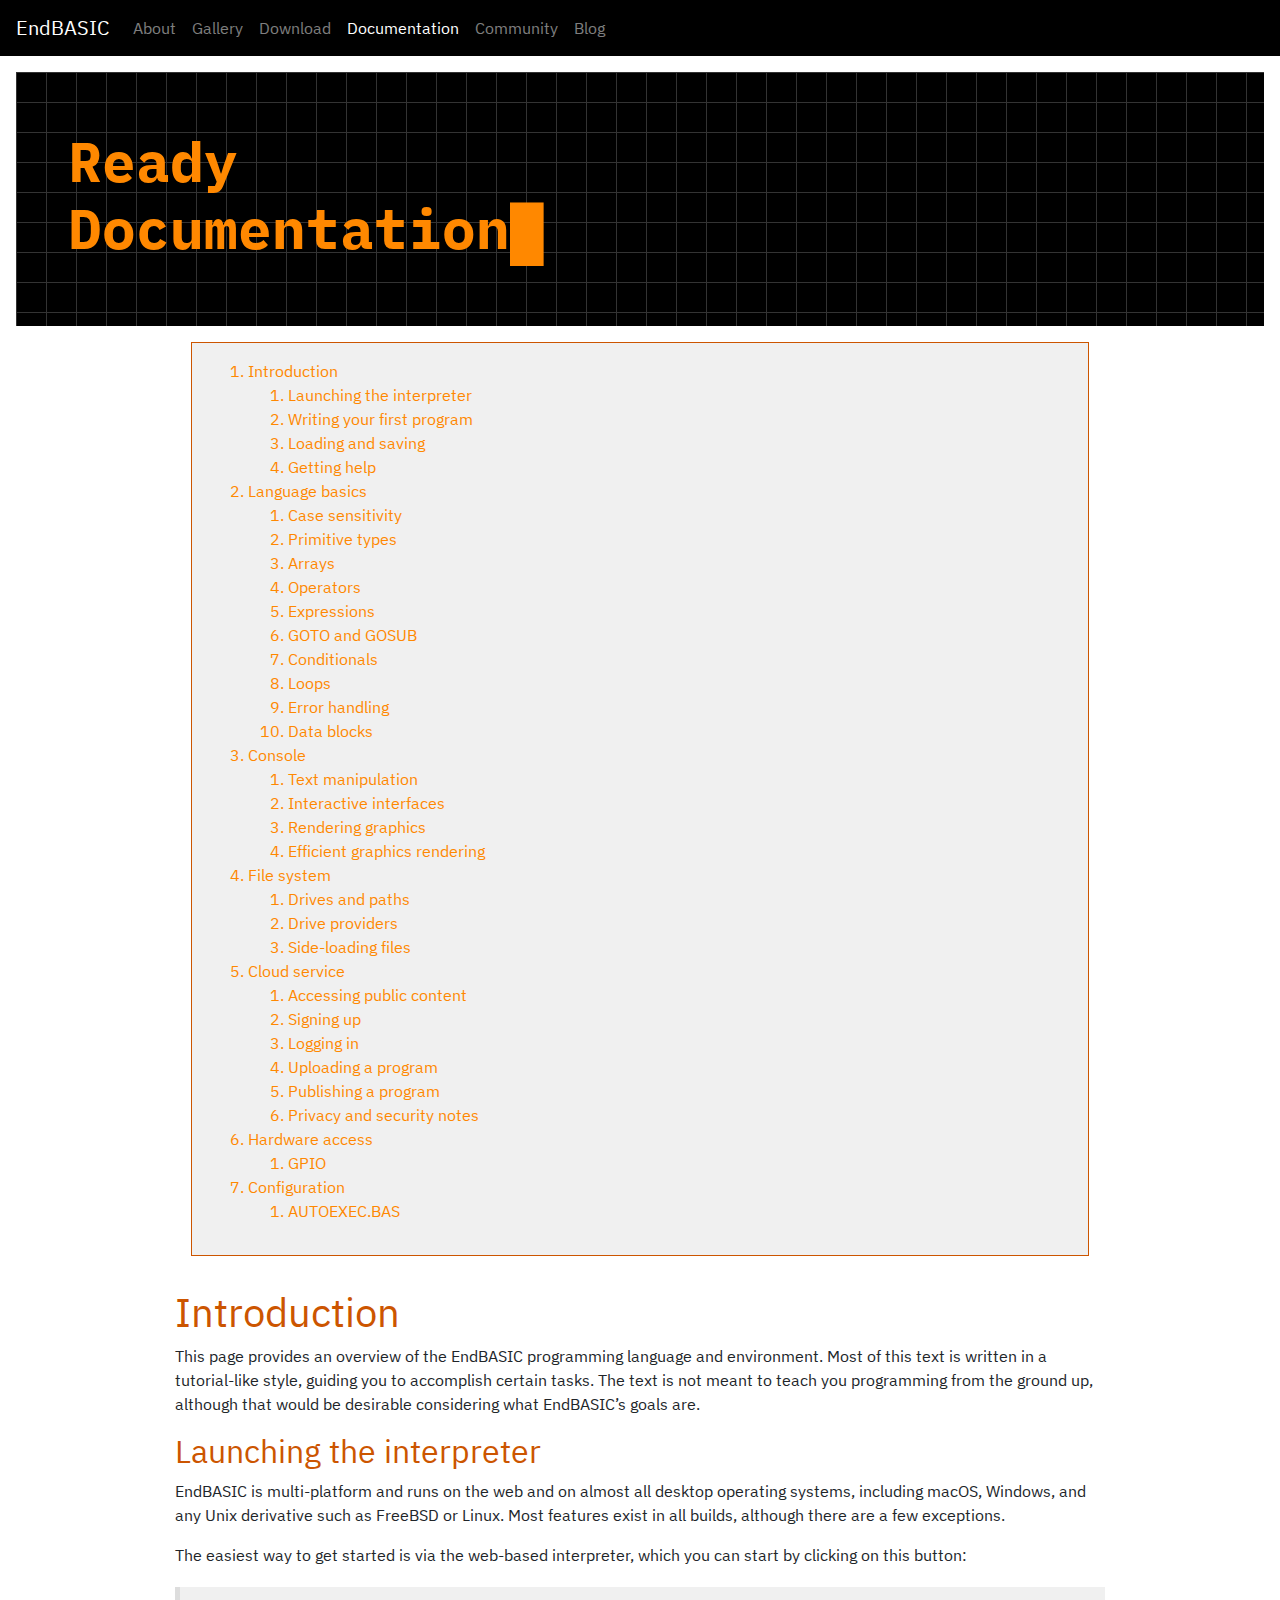
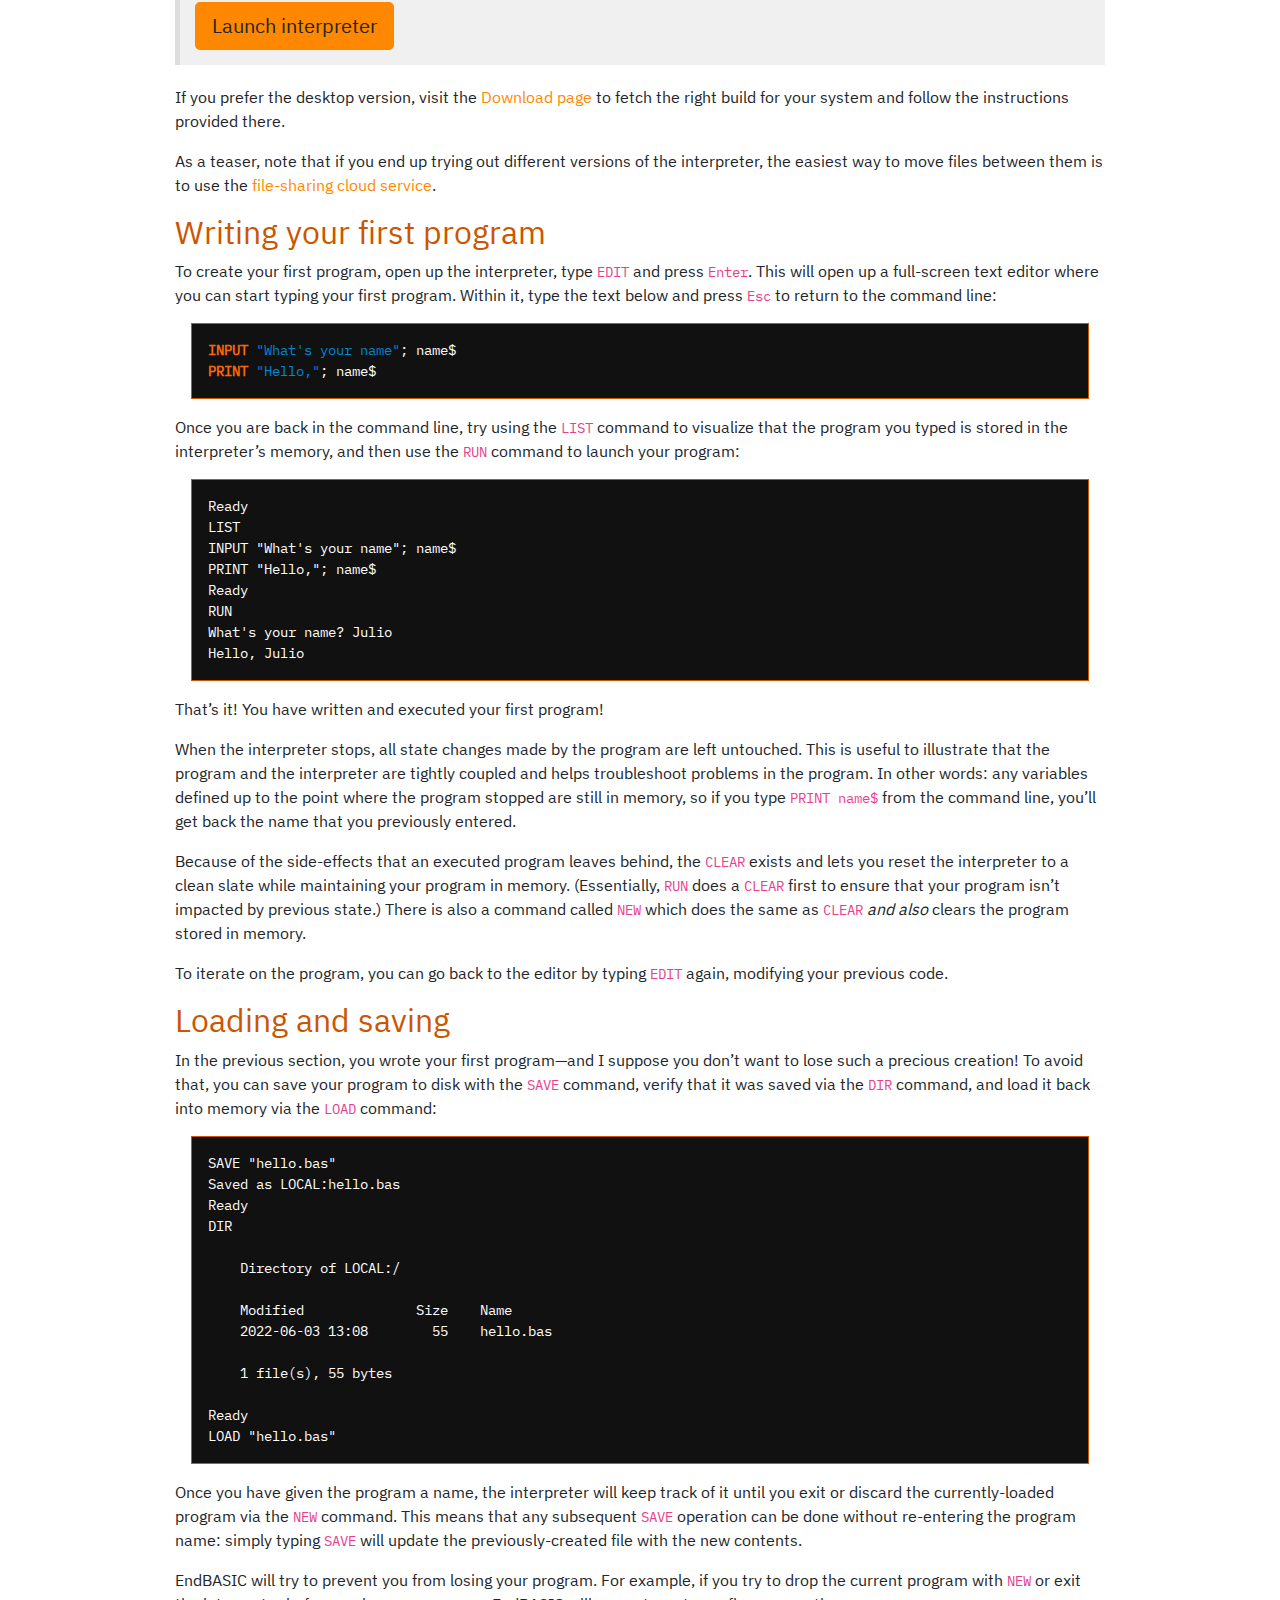
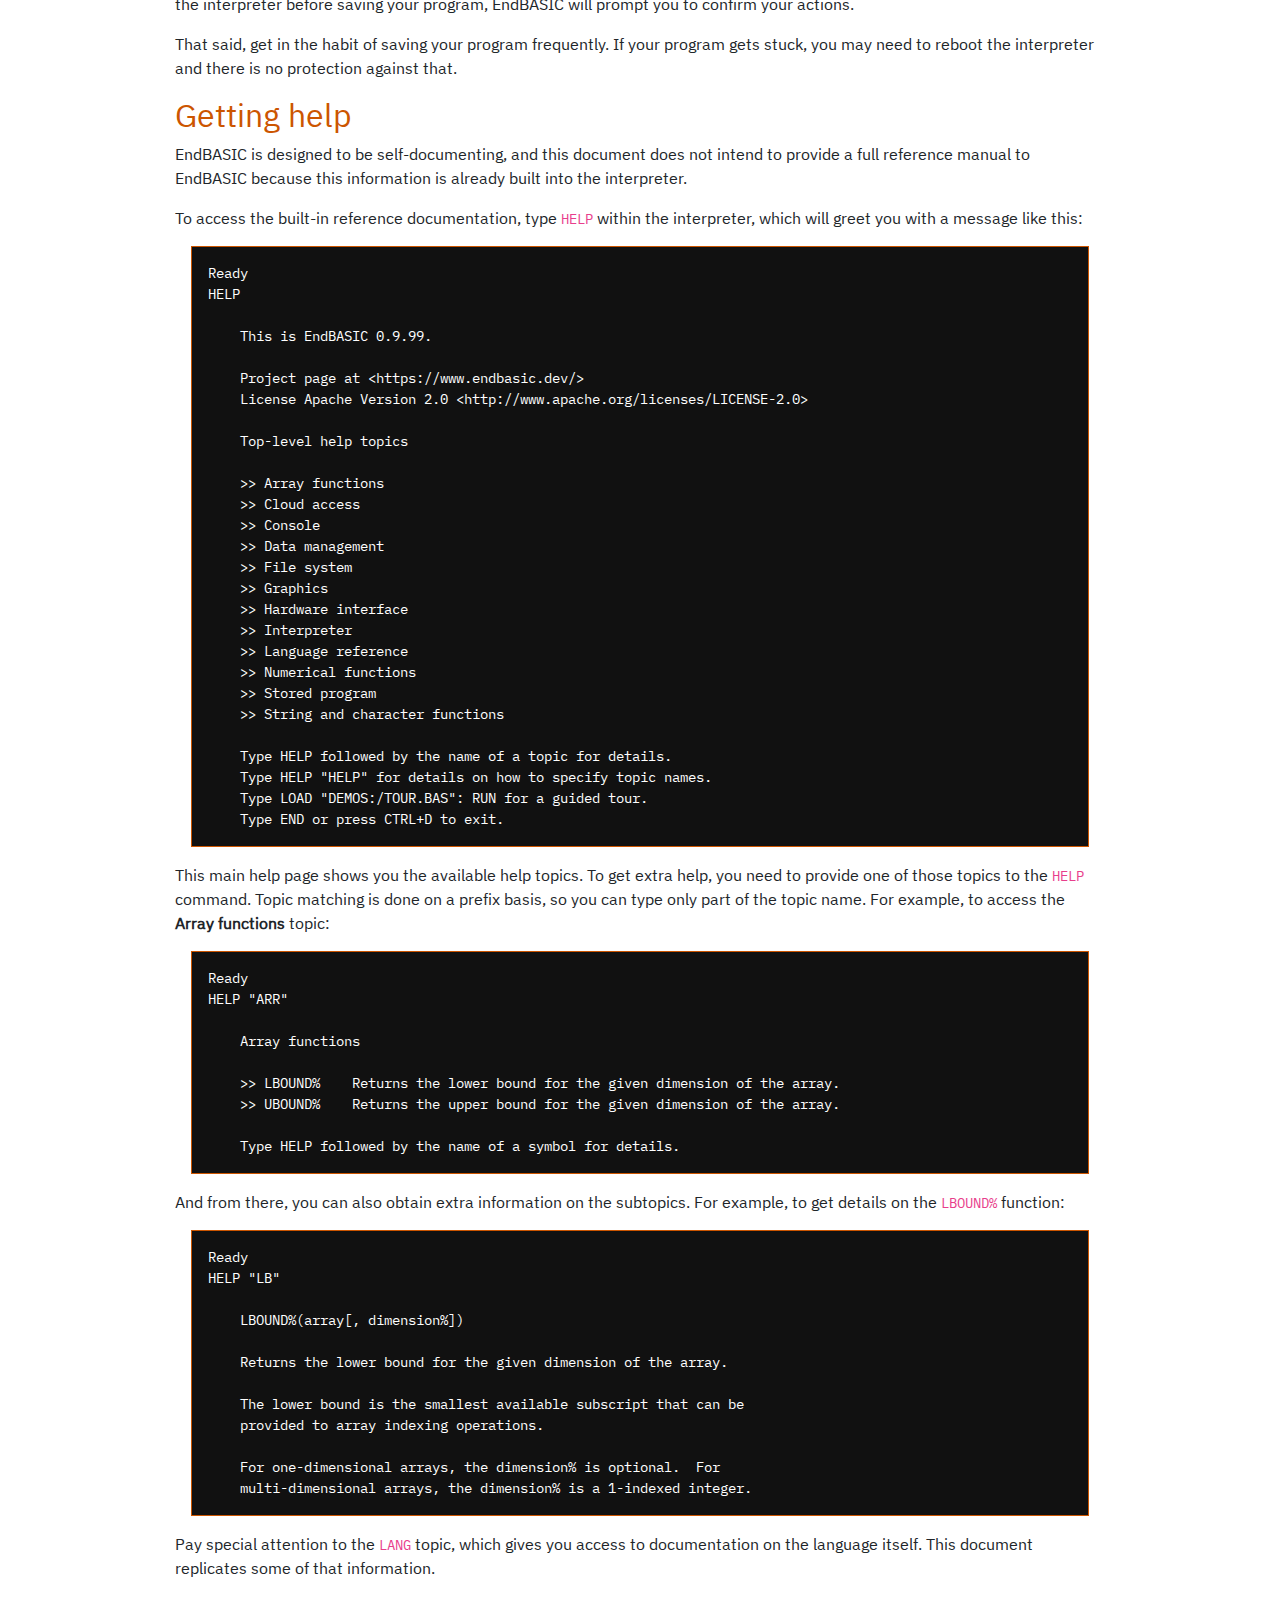
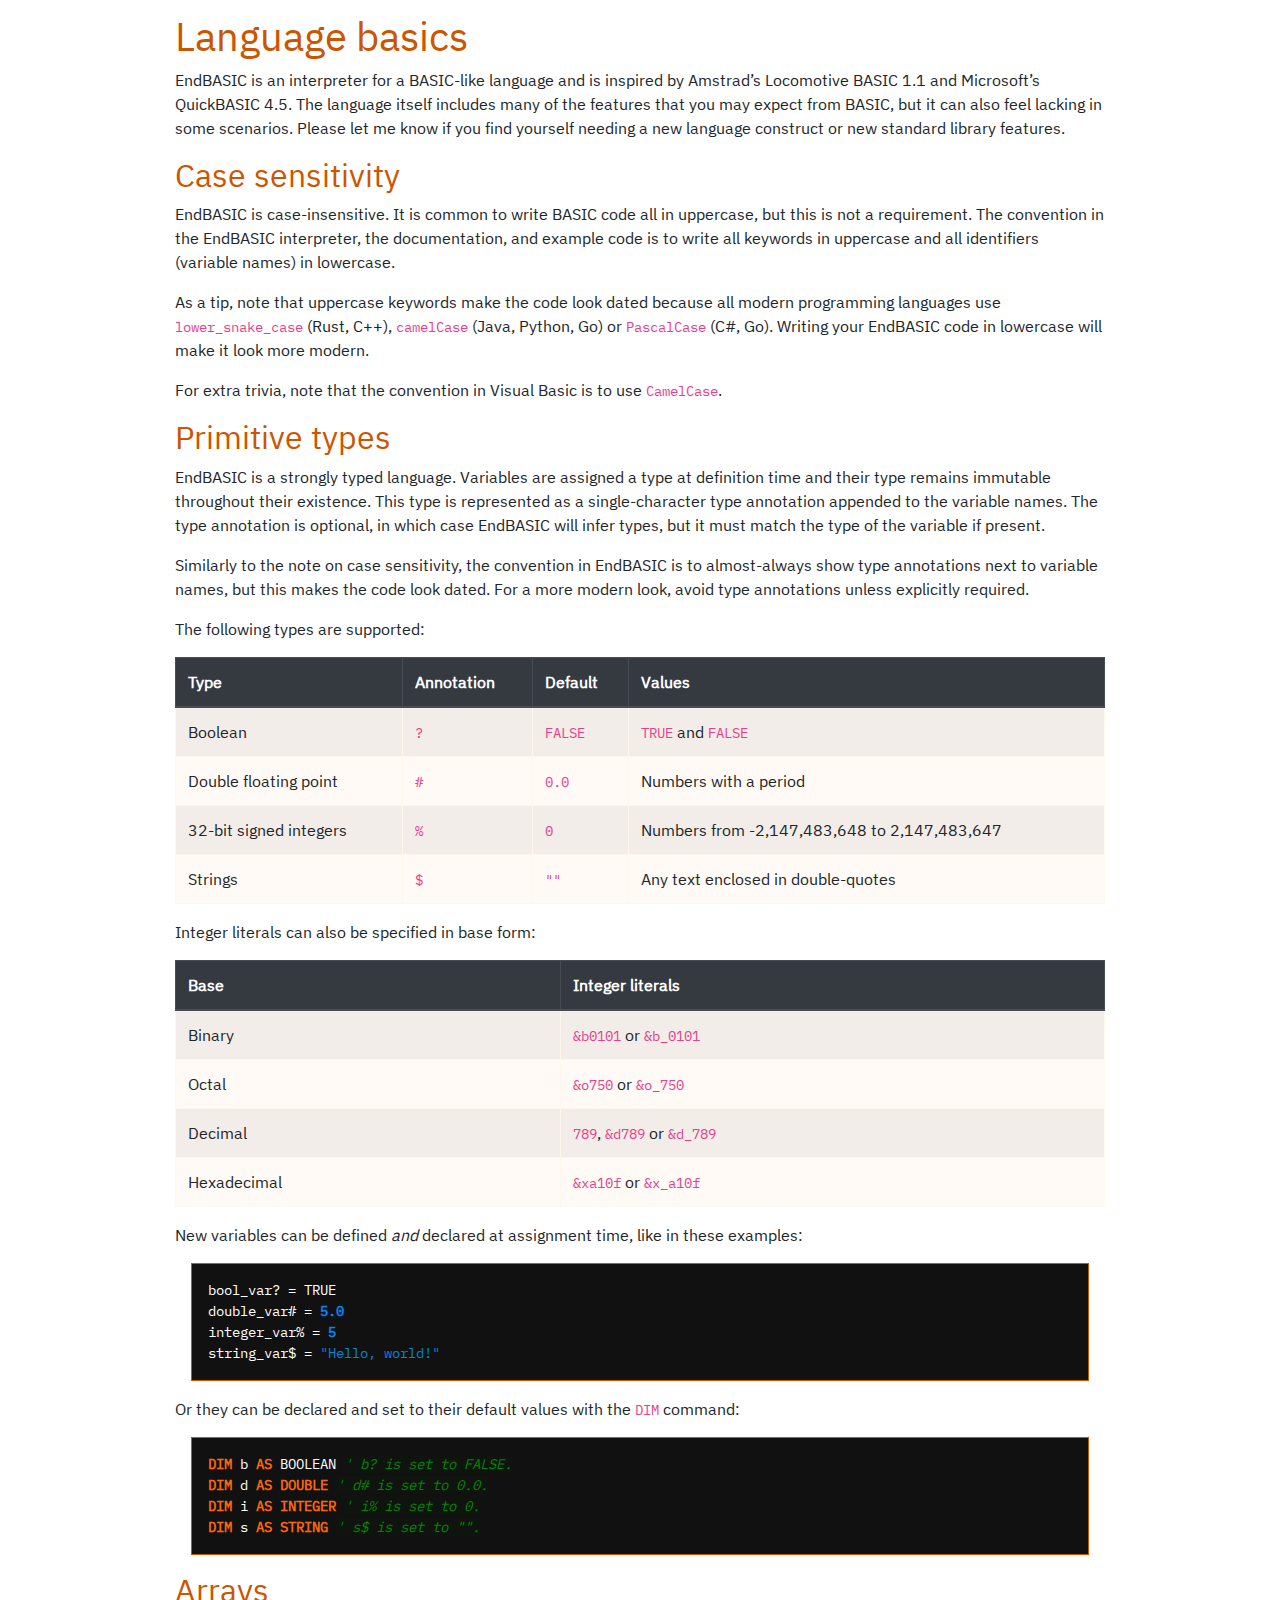
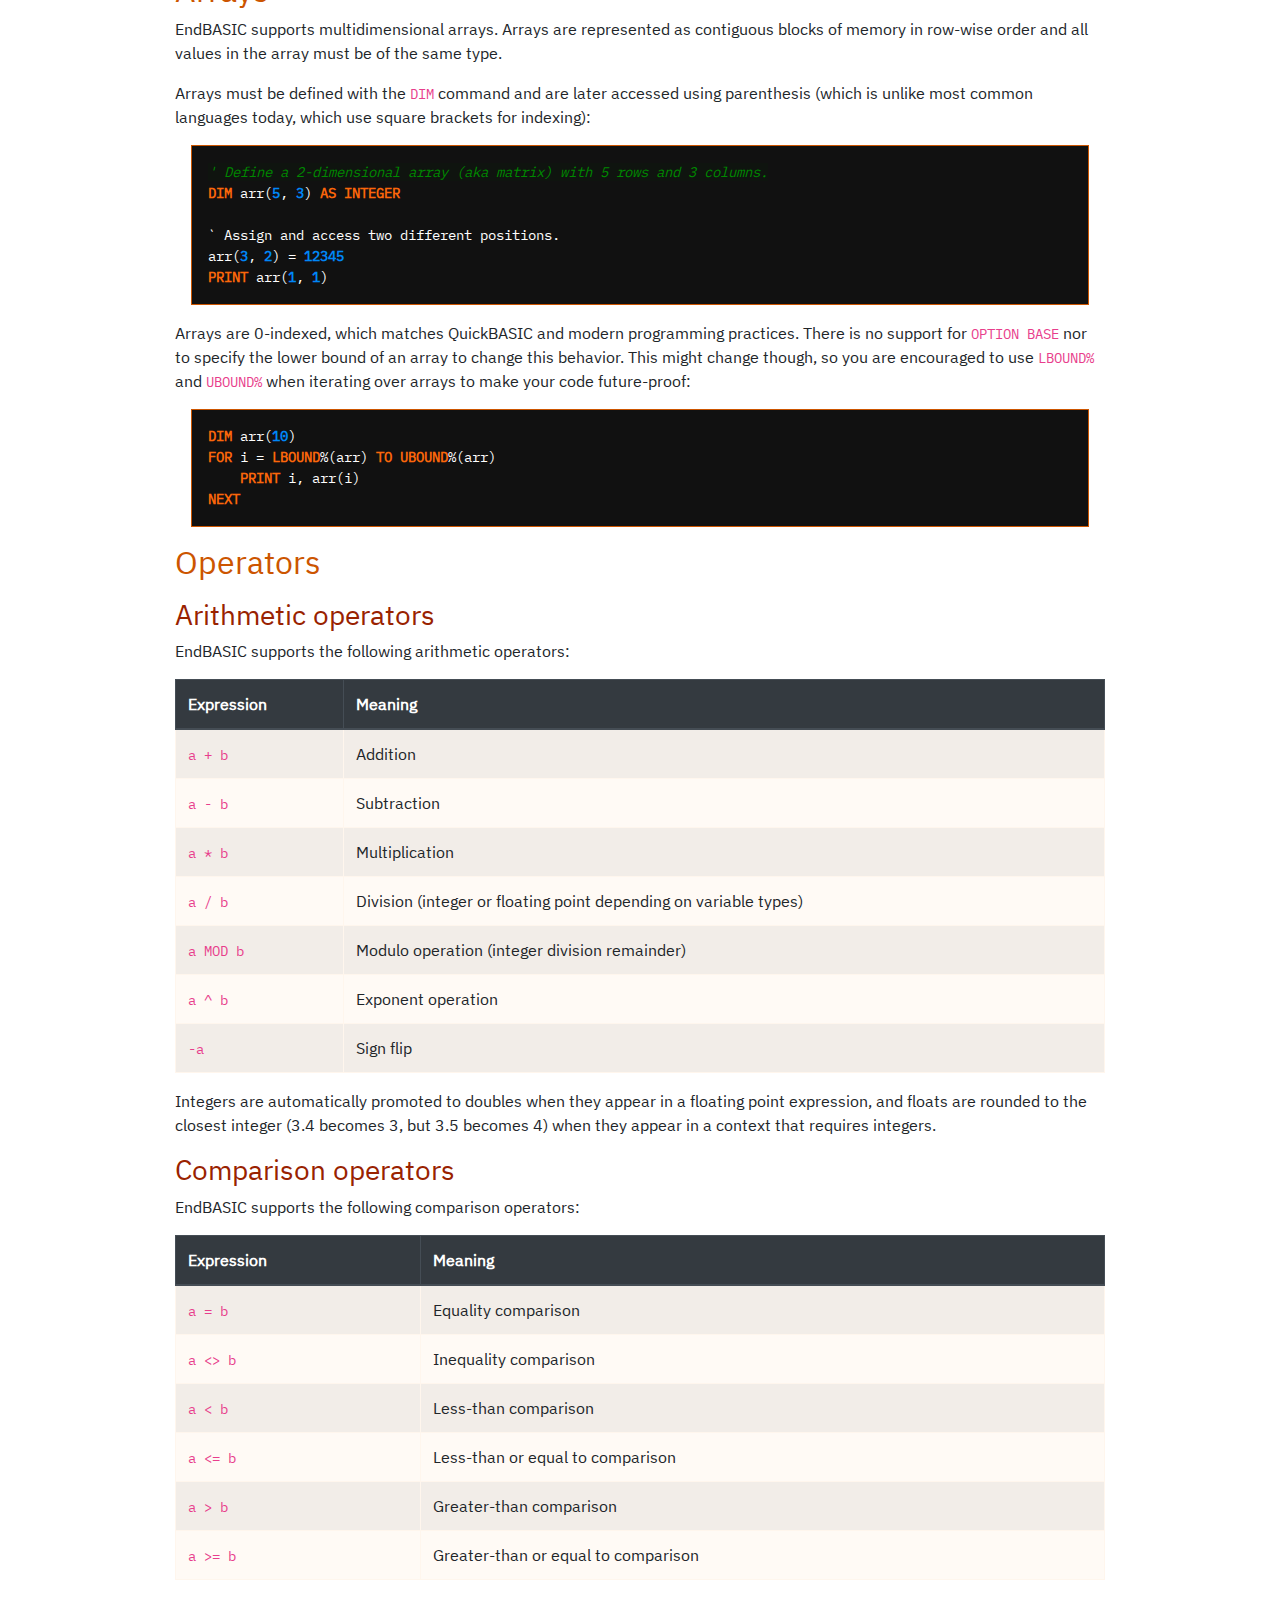
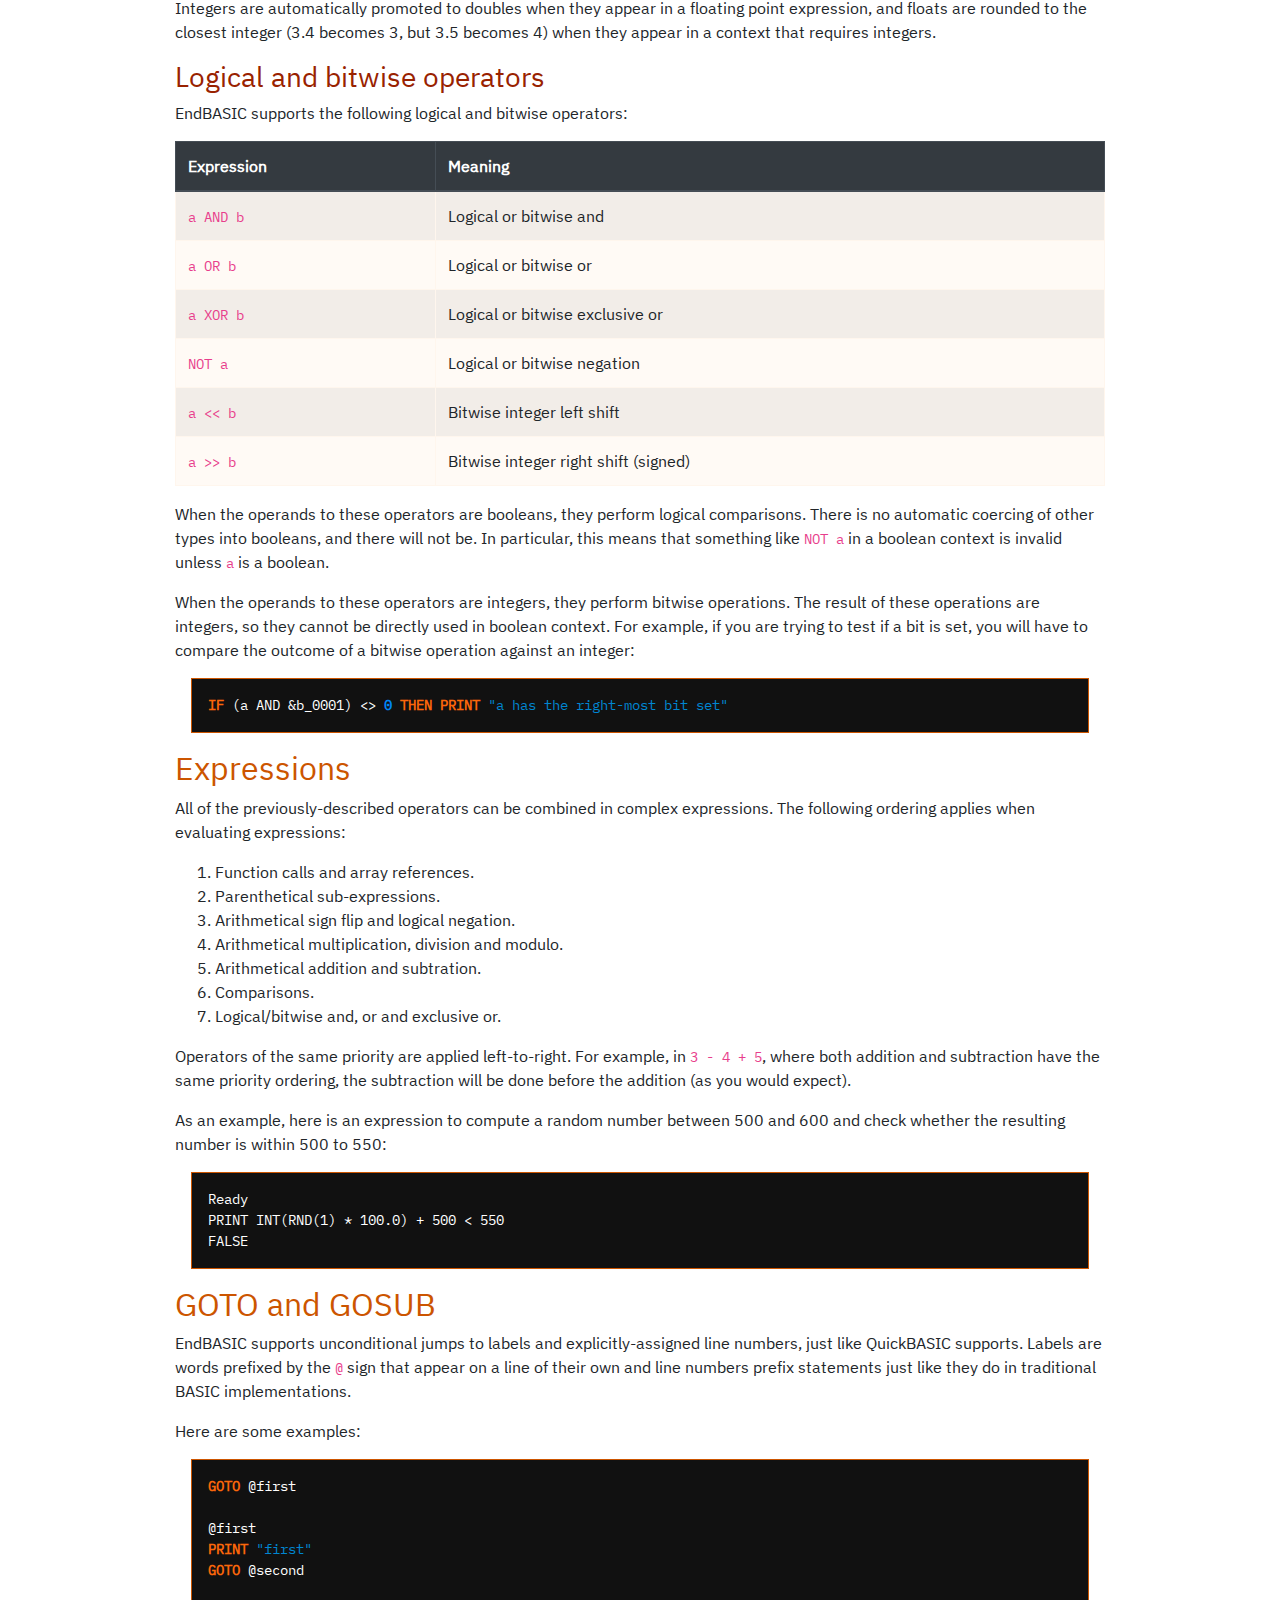
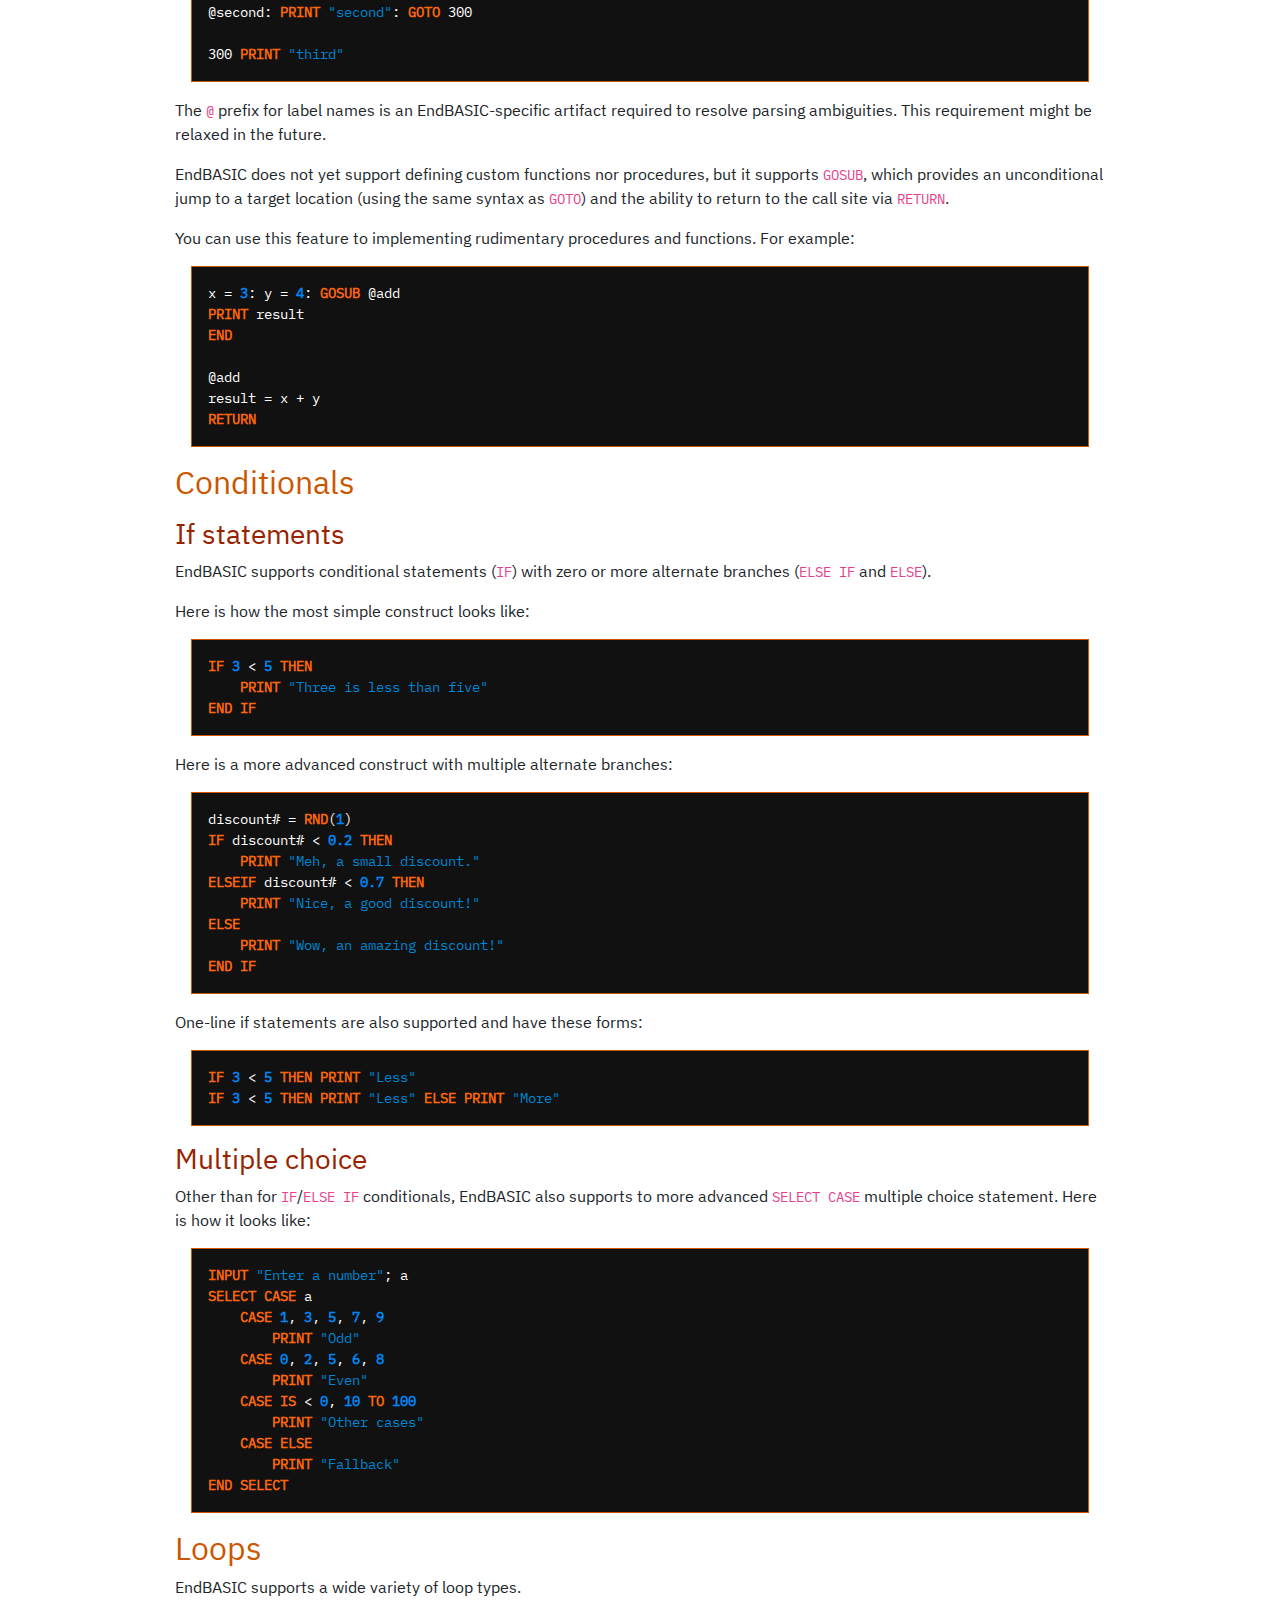
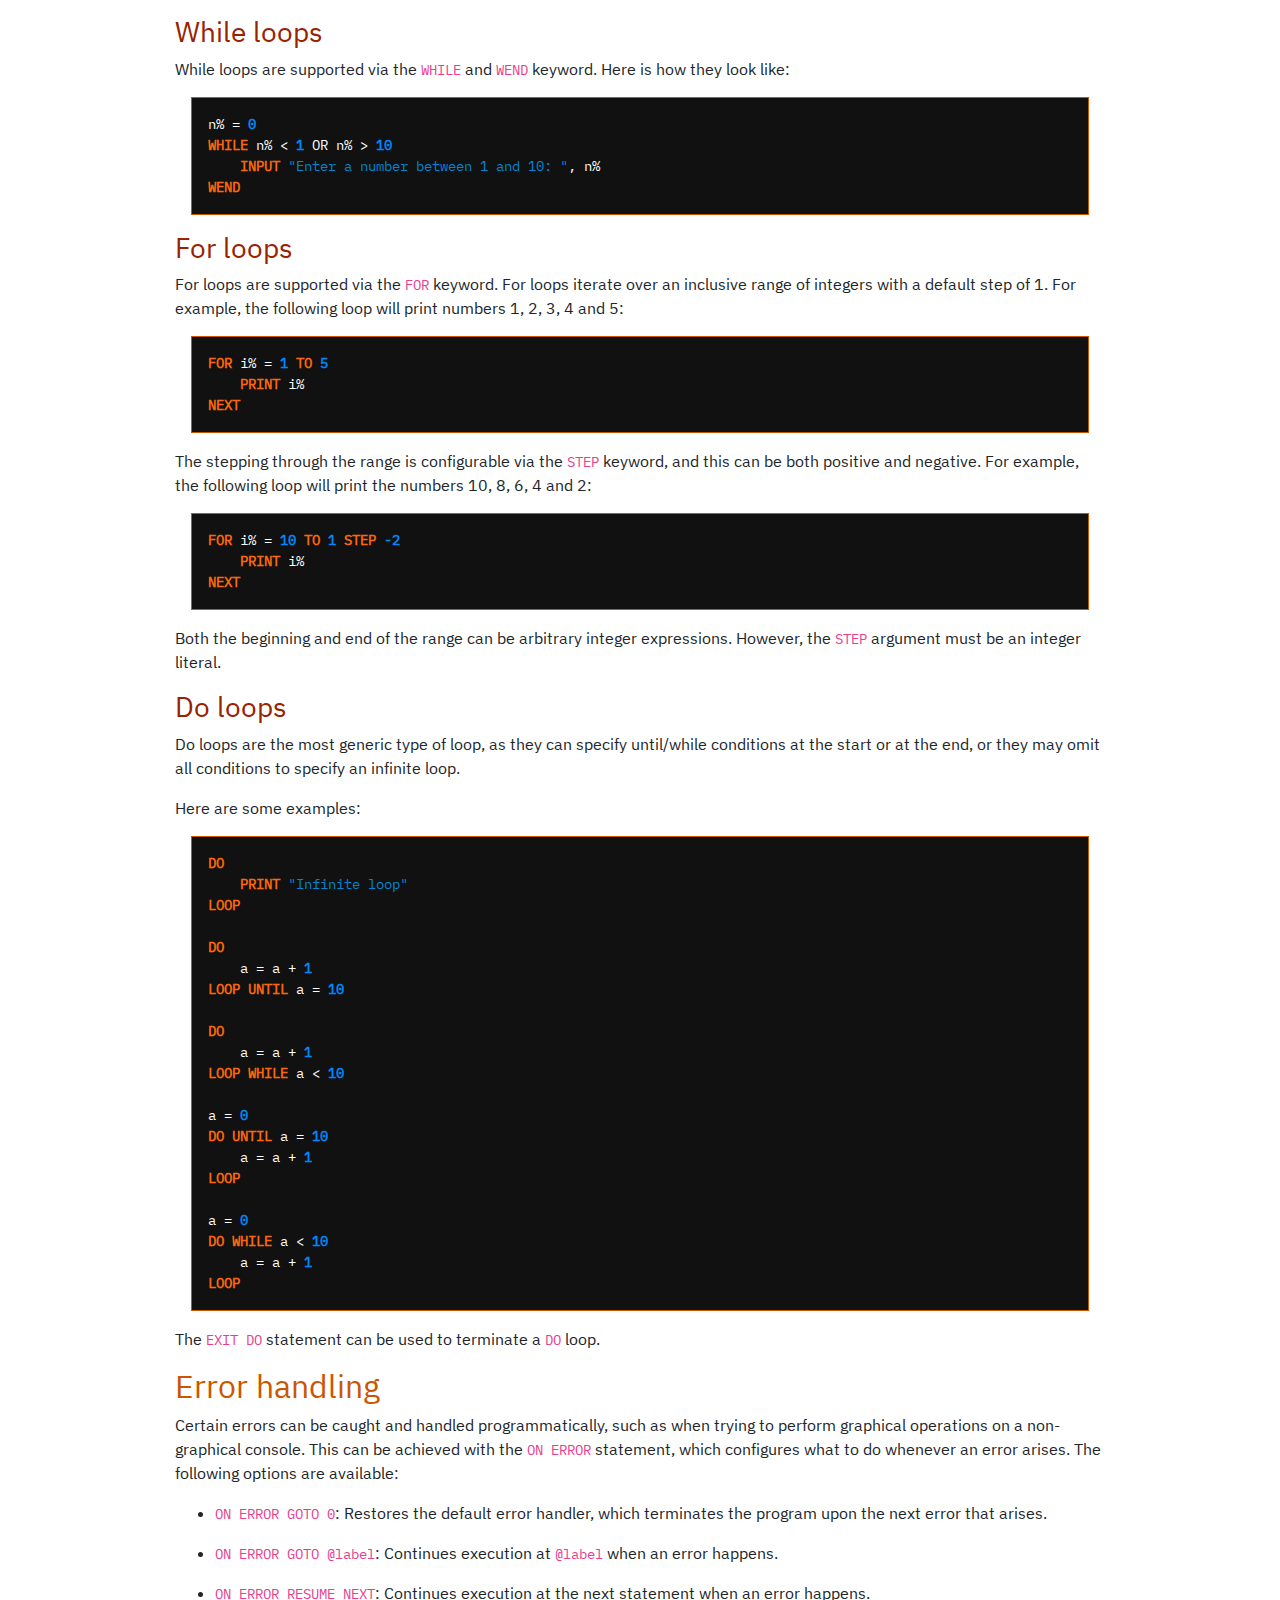
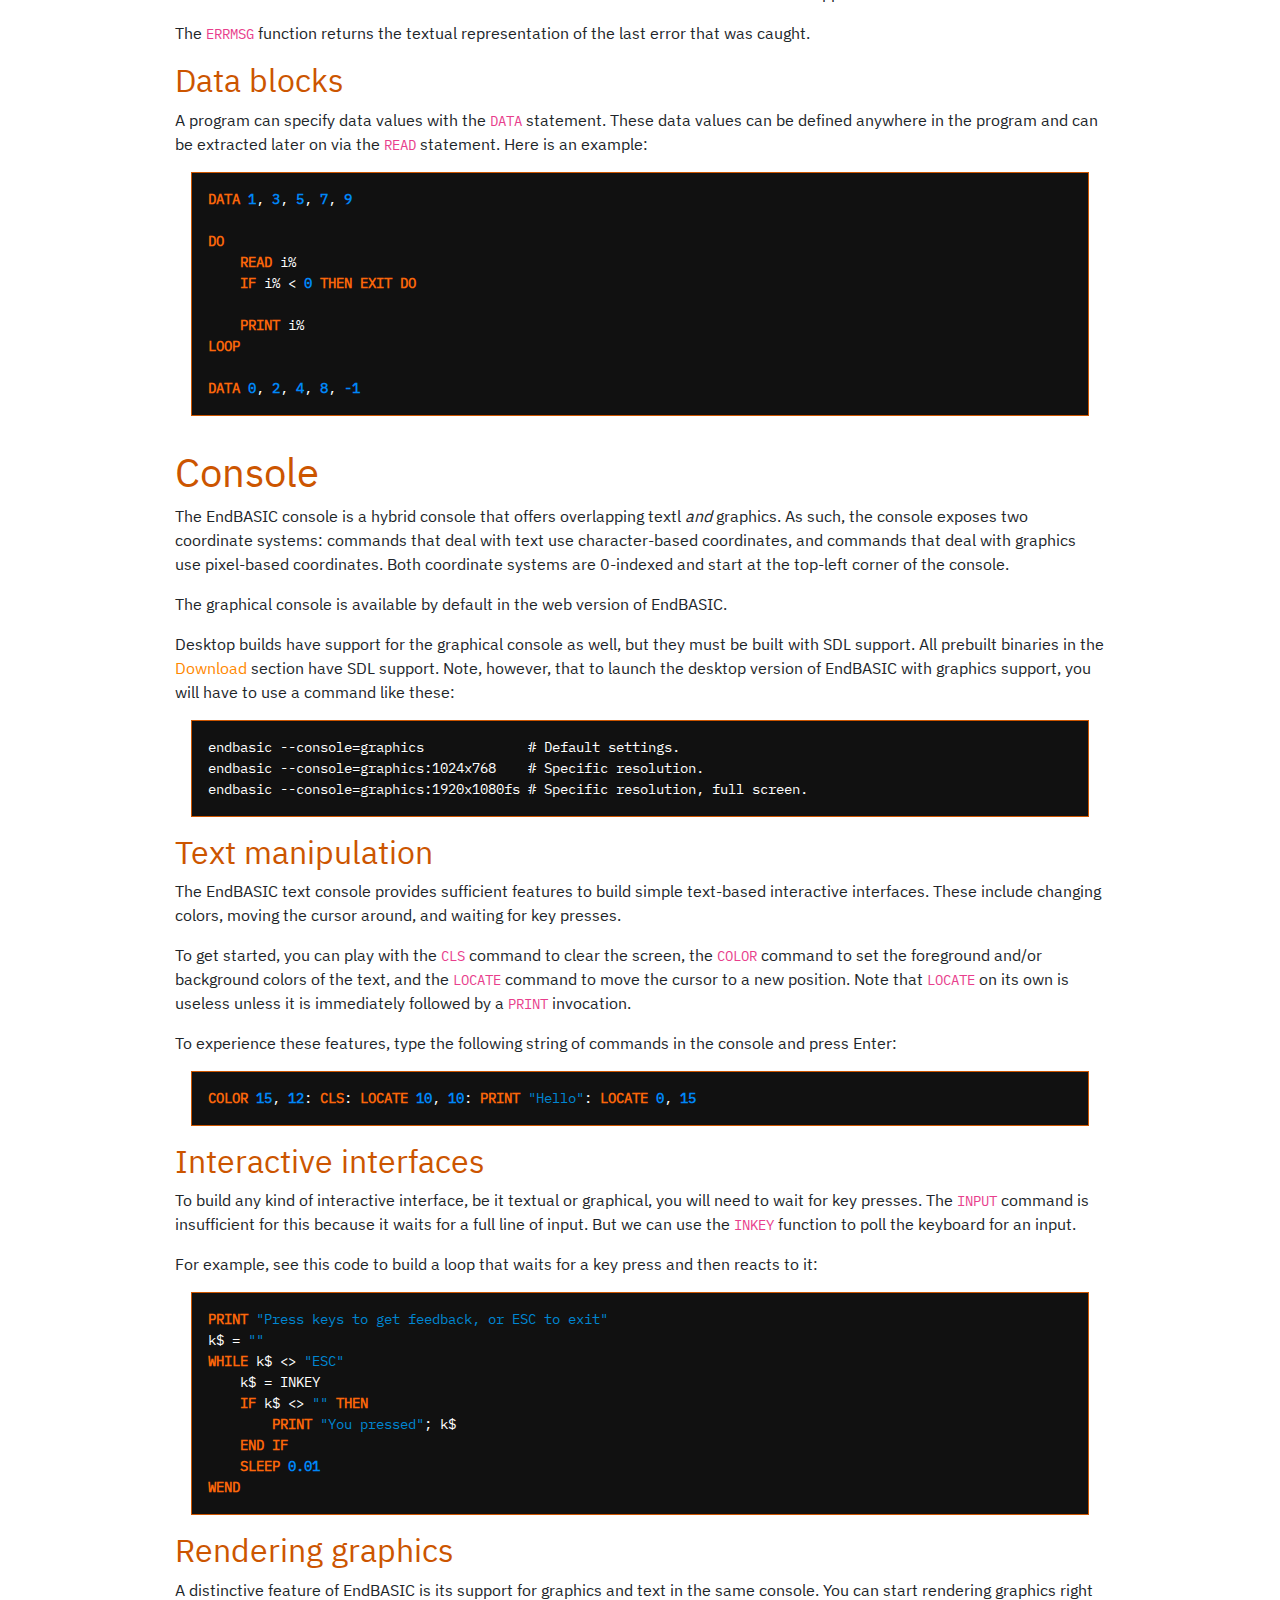
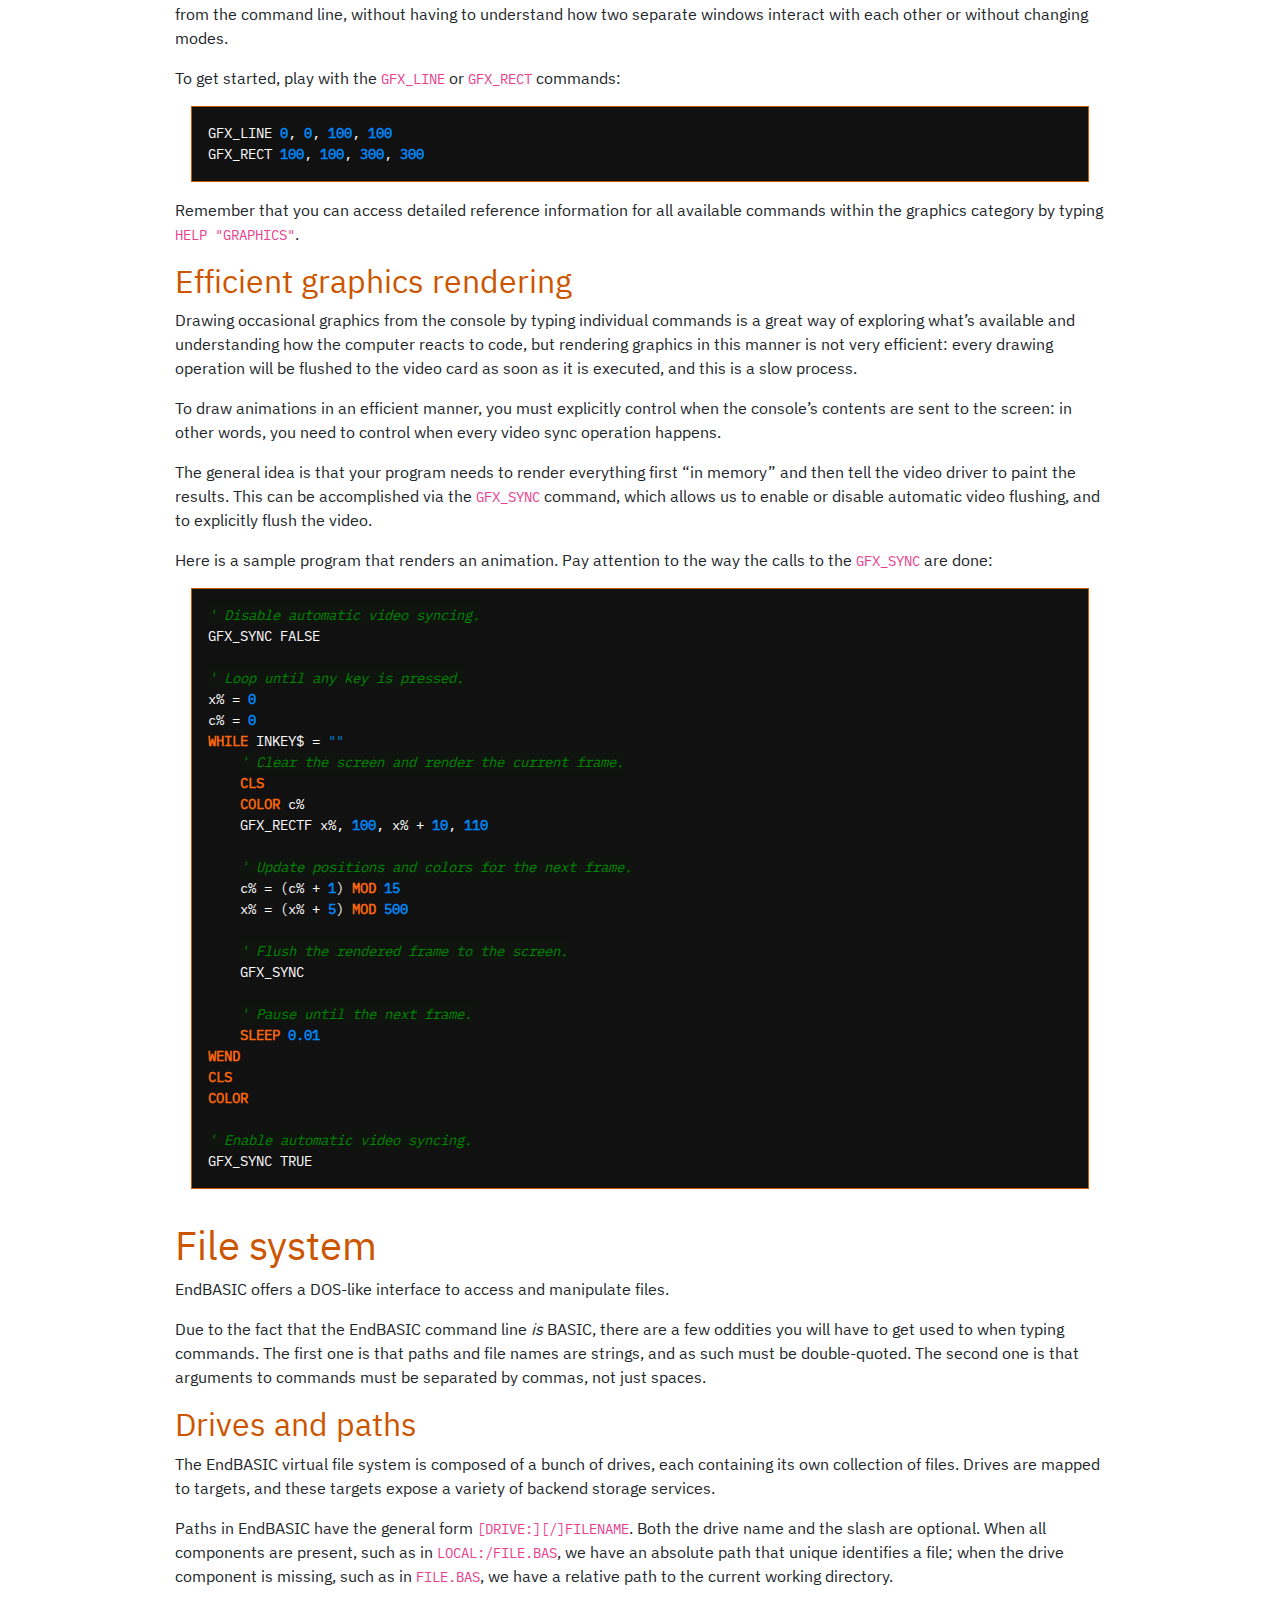
<file: docs.html>
<!doctype html><html lang=en xmlns:fb=http://ogp.me/ns/fb#><head><meta charset=utf-8><meta http-equiv=x-ua-compatible content="IE=edge"><meta name=viewport content="width=device-width,initial-scale=1,shrink-to-fit=no"><meta property="og:site_name" content="EndBASIC"><title>Documentation - EndBASIC</title><meta property="og:title" content="Documentation - EndBASIC"><meta name=description content="Introduction Launching the interpreter Writing your first program Loading and saving Getting help Language basics Case sensitivity Primitive types Arrays Operators Expressions GOTO and GOSUB Conditionals Loops Error handling Data blocks Console Text manipulation Interactive interfaces Rendering graphics Efficient graphics rendering File system Drives and paths Drive providers Side-loading files Cloud service Accessing public content Signing up Logging in Uploading a program Publishing a program Privacy and security notes Hardware access GPIO Configuration AUTOEXEC."><meta property="og:description" content="Introduction Launching the interpreter Writing your first program Loading and saving Getting help Language basics Case sensitivity Primitive types Arrays Operators Expressions GOTO and GOSUB Conditionals Loops Error handling Data blocks Console Text manipulation Interactive interfaces Rendering graphics Efficient graphics rendering File system Drives and paths Drive providers Side-loading files Cloud service Accessing public content Signing up Logging in Uploading a program Publishing a program Privacy and security notes Hardware access GPIO Configuration AUTOEXEC."><meta name=author content="Julio Merino"><meta name=generator content="Hugo 0.111.3"><meta property="og:url" content="https://www.endbasic.dev/docs.html"><meta property="og:type" content="website"><link rel=canonical href=https://www.endbasic.dev/docs.html><link rel=stylesheet href=/sass/main.min.8f2064ba272b7c6d873736df9339fac0cc0adecda647b5ec37df79904e1ea59f.css><link rel=stylesheet href=/css/chroma.css></head><body><nav class="navbar navbar-expand-md navbar-dark bg-dark sticky-top"><a class=navbar-brand href=/>EndBASIC</a>
<button class=navbar-toggler type=button data-toggle=collapse data-target=#navbarToggler aria-controls=navbarToggler aria-expanded=false aria-label="Toggle navigation">
<span class=navbar-toggler-icon></span></button><div class="collapse navbar-collapse" id=navbarToggler><ul class="navbar-nav mr-auto mt-2 mt-lg-0"><li class=nav-item><a class=nav-link href=/about.html>About</a></li><li class=nav-item><a class=nav-link href=/gallery.html>Gallery</a></li><li class=nav-item><a class=nav-link href=/download.html>Download</a></li><li class="nav-item active"><a class=nav-link href=/docs.html>Documentation</a></li><li class=nav-item><a class=nav-link href=/community.html>Community</a></li><li class=nav-item><a class=nav-link href=https://jmmv.dev/tags/endbasic/ target=_new>Blog</a></li></ul></div></nav><div class="position-relative overflow-hidden p-3 p-md-5 m-md-3 text-center bg-dark bg-grid"><div class="p-lg-1 mx-auto my-1 text-white text-left"><h1 class="title display-4 font-weight-normal">Ready<br>Documentation&#9608;</h1></div></div><article class=container><nav id=TableOfContents><ol><li><a href=#intro>Introduction</a><ol><li><a href=#intro-launch>Launching the interpreter</a></li><li><a href=#intro-first>Writing your first program</a></li><li><a href=#intro-load-save>Loading and saving</a></li><li><a href=#intro-help>Getting help</a></li></ol></li><li><a href=#lang>Language basics</a><ol><li><a href=#lang-case>Case sensitivity</a></li><li><a href=#lang-types>Primitive types</a></li><li><a href=#lang-arrays>Arrays</a></li><li><a href=#lang-ops>Operators</a></li><li><a href=#lang-expr>Expressions</a></li><li><a href=#lang-goto>GOTO and GOSUB</a></li><li><a href=#lang-conditionals>Conditionals</a></li><li><a href=#lang-loops>Loops</a></li><li><a href=#lang-on-error>Error handling</a></li><li><a href=#lang-data>Data blocks</a></li></ol></li><li><a href=#console>Console</a><ol><li><a href=#console-text>Text manipulation</a></li><li><a href=#console-inkey>Interactive interfaces</a></li><li><a href=#console-gfx>Rendering graphics</a></li><li><a href=#console-sync>Efficient graphics rendering</a></li></ol></li><li><a href=#fs>File system</a><ol><li><a href=#fs-paths>Drives and paths</a></li><li><a href=#fs-providers>Drive providers</a></li><li><a href=#fs-side-loading>Side-loading files</a></li></ol></li><li><a href=#cloud>Cloud service</a><ol><li><a href=#cloud-public>Accessing public content</a></li><li><a href=#cloud-signup>Signing up</a></li><li><a href=#cloud-login>Logging in</a></li><li><a href=#cloud-upload>Uploading a program</a></li><li><a href=#cloud-public-share>Publishing a program</a></li><li><a href=#cloud-privacy>Privacy and security notes</a></li></ol></li><li><a href=#hw>Hardware access</a><ol><li><a href=#hw-gpio>GPIO</a></li></ol></li><li><a href=#config>Configuration</a><ol><li><a href=#config-autoexec>AUTOEXEC.BAS</a></li></ol></li></ol></nav><h1 id=intro>Introduction</h1><p>This page provides an overview of the EndBASIC programming language and environment. Most of this text is written in a tutorial-like style, guiding you to accomplish certain tasks. The text is not meant to teach you programming from the ground up, although that would be desirable considering what EndBASIC&rsquo;s goals are.</p><h2 id=intro-launch>Launching the interpreter</h2><p>EndBASIC is multi-platform and runs on the web and on almost all desktop operating systems, including macOS, Windows, and any Unix derivative such as FreeBSD or Linux. Most features exist in all builds, although there are a few exceptions.</p><p>The easiest way to get started is via the web-based interpreter, which you can start by clicking on this button:</p><blockquote><a class="btn btn-primary btn-lg" href=https://repl.endbasic.dev/ target=_new>Launch interpreter</a></blockquote><p>If you prefer the desktop version, visit the <a href=/download.html>Download page</a> to fetch the right build for your system and follow the instructions provided there.</p><p>As a teaser, note that if you end up trying out different versions of the interpreter, the easiest way to move files between them is to use the <a href=#cloud>file-sharing cloud service</a>.</p><h2 id=intro-first>Writing your first program</h2><p>To create your first program, open up the interpreter, type <code>EDIT</code> and press <code>Enter</code>. This will open up a full-screen text editor where you can start typing your first program. Within it, type the text below and press <code>Esc</code> to return to the command line:</p><div class=highlight><pre tabindex=0 class=chroma><code class=language-basic data-lang=basic><span class=line><span class=cl><span class=kr>INPUT</span><span class=w> </span><span class=s2>&#34;What&#39;s your name&#34;</span><span class=p>;</span><span class=w> </span><span class=vg>name$</span>
</span></span><span class=line><span class=cl><span class=kr>PRINT</span><span class=w> </span><span class=s2>&#34;Hello,&#34;</span><span class=p>;</span><span class=w> </span><span class=vg>name$</span>
</span></span></code></pre></div><p>Once you are back in the command line, try using the <code>LIST</code> command to visualize that the program you typed is stored in the interpreter&rsquo;s memory, and then use the <code>RUN</code> command to launch your program:</p><div class=highlight><pre tabindex=0 class=chroma><code class=language-plain data-lang=plain><span class=line><span class=cl>Ready
</span></span><span class=line><span class=cl>LIST
</span></span><span class=line><span class=cl>INPUT &#34;What&#39;s your name&#34;; name$
</span></span><span class=line><span class=cl>PRINT &#34;Hello,&#34;; name$
</span></span><span class=line><span class=cl>Ready
</span></span><span class=line><span class=cl>RUN
</span></span><span class=line><span class=cl>What&#39;s your name? Julio
</span></span><span class=line><span class=cl>Hello, Julio
</span></span></code></pre></div><p>That&rsquo;s it! You have written and executed your first program!</p><p>When the interpreter stops, all state changes made by the program are left untouched. This is useful to illustrate that the program and the interpreter are tightly coupled and helps troubleshoot problems in the program. In other words: any variables defined up to the point where the program stopped are still in memory, so if you type <code>PRINT name$</code> from the command line, you&rsquo;ll get back the name that you previously entered.</p><p>Because of the side-effects that an executed program leaves behind, the <code>CLEAR</code> exists and lets you reset the interpreter to a clean slate while maintaining your program in memory. (Essentially, <code>RUN</code> does a <code>CLEAR</code> first to ensure that your program isn&rsquo;t impacted by previous state.) There is also a command called <code>NEW</code> which does the same as <code>CLEAR</code> <em>and also</em> clears the program stored in memory.</p><p>To iterate on the program, you can go back to the editor by typing <code>EDIT</code> again, modifying your previous code.</p><h2 id=intro-load-save>Loading and saving</h2><p>In the previous section, you wrote your first program&mdash;and I suppose you don&rsquo;t want to lose such a precious creation! To avoid that, you can save your program to disk with the <code>SAVE</code> command, verify that it was saved via the <code>DIR</code> command, and load it back into memory via the <code>LOAD</code> command:</p><div class=highlight><pre tabindex=0 class=chroma><code class=language-plain data-lang=plain><span class=line><span class=cl>SAVE &#34;hello.bas&#34;
</span></span><span class=line><span class=cl>Saved as LOCAL:hello.bas
</span></span><span class=line><span class=cl>Ready
</span></span><span class=line><span class=cl>DIR
</span></span><span class=line><span class=cl>
</span></span><span class=line><span class=cl>    Directory of LOCAL:/
</span></span><span class=line><span class=cl>
</span></span><span class=line><span class=cl>    Modified              Size    Name
</span></span><span class=line><span class=cl>    2022-06-03 13:08        55    hello.bas
</span></span><span class=line><span class=cl>
</span></span><span class=line><span class=cl>    1 file(s), 55 bytes
</span></span><span class=line><span class=cl>
</span></span><span class=line><span class=cl>Ready
</span></span><span class=line><span class=cl>LOAD &#34;hello.bas&#34;
</span></span></code></pre></div><p>Once you have given the program a name, the interpreter will keep track of it until you exit or discard the currently-loaded program via the <code>NEW</code> command. This means that any subsequent <code>SAVE</code> operation can be done without re-entering the program name: simply typing <code>SAVE</code> will update the previously-created file with the new contents.</p><p>EndBASIC will try to prevent you from losing your program. For example, if you try to drop the current program with <code>NEW</code> or exit the interpreter before saving your program, EndBASIC will prompt you to confirm your actions.</p><p>That said, get in the habit of saving your program frequently. If your program gets stuck, you may need to reboot the interpreter and there is no protection against that.</p><h2 id=intro-help>Getting help</h2><p>EndBASIC is designed to be self-documenting, and this document does not intend to provide a full reference manual to EndBASIC because this information is already built into the interpreter.</p><p>To access the built-in reference documentation, type <code>HELP</code> within the interpreter, which will greet you with a message like this:</p><div class=highlight><pre tabindex=0 class=chroma><code class=language-plain data-lang=plain><span class=line><span class=cl>Ready
</span></span><span class=line><span class=cl>HELP
</span></span><span class=line><span class=cl>
</span></span><span class=line><span class=cl>    This is EndBASIC 0.9.99.
</span></span><span class=line><span class=cl>
</span></span><span class=line><span class=cl>    Project page at &lt;https://www.endbasic.dev/&gt;
</span></span><span class=line><span class=cl>    License Apache Version 2.0 &lt;http://www.apache.org/licenses/LICENSE-2.0&gt;
</span></span><span class=line><span class=cl>
</span></span><span class=line><span class=cl>    Top-level help topics
</span></span><span class=line><span class=cl>
</span></span><span class=line><span class=cl>    &gt;&gt; Array functions
</span></span><span class=line><span class=cl>    &gt;&gt; Cloud access
</span></span><span class=line><span class=cl>    &gt;&gt; Console
</span></span><span class=line><span class=cl>    &gt;&gt; Data management
</span></span><span class=line><span class=cl>    &gt;&gt; File system
</span></span><span class=line><span class=cl>    &gt;&gt; Graphics
</span></span><span class=line><span class=cl>    &gt;&gt; Hardware interface
</span></span><span class=line><span class=cl>    &gt;&gt; Interpreter
</span></span><span class=line><span class=cl>    &gt;&gt; Language reference
</span></span><span class=line><span class=cl>    &gt;&gt; Numerical functions
</span></span><span class=line><span class=cl>    &gt;&gt; Stored program
</span></span><span class=line><span class=cl>    &gt;&gt; String and character functions
</span></span><span class=line><span class=cl>
</span></span><span class=line><span class=cl>    Type HELP followed by the name of a topic for details.
</span></span><span class=line><span class=cl>    Type HELP &#34;HELP&#34; for details on how to specify topic names.
</span></span><span class=line><span class=cl>    Type LOAD &#34;DEMOS:/TOUR.BAS&#34;: RUN for a guided tour.
</span></span><span class=line><span class=cl>    Type END or press CTRL+D to exit.
</span></span></code></pre></div><p>This main help page shows you the available help topics. To get extra help, you need to provide one of those topics to the <code>HELP</code> command. Topic matching is done on a prefix basis, so you can type only part of the topic name. For example, to access the <strong>Array functions</strong> topic:</p><div class=highlight><pre tabindex=0 class=chroma><code class=language-plain data-lang=plain><span class=line><span class=cl>Ready
</span></span><span class=line><span class=cl>HELP &#34;ARR&#34;
</span></span><span class=line><span class=cl>
</span></span><span class=line><span class=cl>    Array functions
</span></span><span class=line><span class=cl>
</span></span><span class=line><span class=cl>    &gt;&gt; LBOUND%    Returns the lower bound for the given dimension of the array.
</span></span><span class=line><span class=cl>    &gt;&gt; UBOUND%    Returns the upper bound for the given dimension of the array.
</span></span><span class=line><span class=cl>
</span></span><span class=line><span class=cl>    Type HELP followed by the name of a symbol for details.
</span></span></code></pre></div><p>And from there, you can also obtain extra information on the subtopics. For example, to get details on the <code>LBOUND%</code> function:</p><div class=highlight><pre tabindex=0 class=chroma><code class=language-plain data-lang=plain><span class=line><span class=cl>Ready
</span></span><span class=line><span class=cl>HELP &#34;LB&#34;
</span></span><span class=line><span class=cl>
</span></span><span class=line><span class=cl>    LBOUND%(array[, dimension%])
</span></span><span class=line><span class=cl>
</span></span><span class=line><span class=cl>    Returns the lower bound for the given dimension of the array.
</span></span><span class=line><span class=cl>
</span></span><span class=line><span class=cl>    The lower bound is the smallest available subscript that can be
</span></span><span class=line><span class=cl>    provided to array indexing operations.
</span></span><span class=line><span class=cl>
</span></span><span class=line><span class=cl>    For one-dimensional arrays, the dimension% is optional.  For
</span></span><span class=line><span class=cl>    multi-dimensional arrays, the dimension% is a 1-indexed integer.
</span></span></code></pre></div><p>Pay special attention to the <code>LANG</code> topic, which gives you access to documentation on the language itself. This document replicates some of that information.</p><h1 id=lang>Language basics</h1><p>EndBASIC is an interpreter for a BASIC-like language and is inspired by Amstrad’s Locomotive BASIC 1.1 and Microsoft’s QuickBASIC 4.5. The language itself includes many of the features that you may expect from BASIC, but it can also feel lacking in some scenarios. Please let me know if you find yourself needing a new language construct or new standard library features.</p><h2 id=lang-case>Case sensitivity</h2><p>EndBASIC is case-insensitive. It is common to write BASIC code all in uppercase, but this is not a requirement. The convention in the EndBASIC interpreter, the documentation, and example code is to write all keywords in uppercase and all identifiers (variable names) in lowercase.</p><p>As a tip, note that uppercase keywords make the code look dated because all modern programming languages use <code>lower_snake_case</code> (Rust, C++), <code>camelCase</code> (Java, Python, Go) or <code>PascalCase</code> (C#, Go). Writing your EndBASIC code in lowercase will make it look more modern.</p><p>For extra trivia, note that the convention in Visual Basic is to use <code>CamelCase</code>.</p><h2 id=lang-types>Primitive types</h2><p>EndBASIC is a strongly typed language. Variables are assigned a type at definition time and their type remains immutable throughout their existence. This type is represented as a single-character type annotation appended to the variable names. The type annotation is optional, in which case EndBASIC will infer types, but it must match the type of the variable if present.</p><p>Similarly to the note on case sensitivity, the convention in EndBASIC is to almost-always show type annotations next to variable names, but this makes the code look dated. For a more modern look, avoid type annotations unless explicitly required.</p><p>The following types are supported:</p><table><thead><tr><th>Type</th><th>Annotation</th><th>Default</th><th>Values</th></tr></thead><tbody><tr><td>Boolean</td><td><code>?</code></td><td><code>FALSE</code></td><td><code>TRUE</code> and <code>FALSE</code></td></tr><tr><td>Double floating point</td><td><code>#</code></td><td><code>0.0</code></td><td>Numbers with a period</td></tr><tr><td>32-bit signed integers</td><td><code>%</code></td><td><code>0</code></td><td>Numbers from -2,147,483,648 to 2,147,483,647</td></tr><tr><td>Strings</td><td><code>$</code></td><td><code>""</code></td><td>Any text enclosed in double-quotes</td></tr></tbody></table><p>Integer literals can also be specified in base form:</p><table><thead><tr><th>Base</th><th>Integer literals</th></tr></thead><tbody><tr><td>Binary</td><td><code>&amp;b0101</code> or <code>&amp;b_0101</code></td></tr><tr><td>Octal</td><td><code>&amp;o750</code> or <code>&amp;o_750</code></td></tr><tr><td>Decimal</td><td><code>789</code>, <code>&amp;d789</code> or <code>&amp;d_789</code></td></tr><tr><td>Hexadecimal</td><td><code>&amp;xa10f</code> or <code>&amp;x_a10f</code></td></tr></tbody></table><p>New variables can be defined <em>and</em> declared at assignment time, like in these examples:</p><div class=highlight><pre tabindex=0 class=chroma><code class=language-basic data-lang=basic><span class=line><span class=cl><span class=vg>bool_var</span><span class=o>?</span><span class=w> </span><span class=o>=</span><span class=w> </span><span class=vg>TRUE</span>
</span></span><span class=line><span class=cl><span class=vg>double_var#</span><span class=w> </span><span class=o>=</span><span class=w> </span><span class=mf>5.0</span>
</span></span><span class=line><span class=cl><span class=vg>integer_var</span><span class=o>%</span><span class=w> </span><span class=o>=</span><span class=w> </span><span class=il>5</span>
</span></span><span class=line><span class=cl><span class=vg>string_var$</span><span class=w> </span><span class=o>=</span><span class=w> </span><span class=s2>&#34;Hello, world!&#34;</span>
</span></span></code></pre></div><p>Or they can be declared and set to their default values with the <code>DIM</code> command:</p><div class=highlight><pre tabindex=0 class=chroma><code class=language-basic data-lang=basic><span class=line><span class=cl><span class=kd>DIM</span><span class=w> </span><span class=vg>b</span><span class=w> </span><span class=k>AS</span><span class=w> </span><span class=vg>BOOLEAN</span><span class=w> </span><span class=c1>&#39; b? is set to FALSE.</span>
</span></span><span class=line><span class=cl><span class=kd>DIM</span><span class=w> </span><span class=vg>d</span><span class=w> </span><span class=k>AS</span><span class=w> </span><span class=k>DOUBLE</span><span class=w> </span><span class=c1>&#39; d# is set to 0.0.</span>
</span></span><span class=line><span class=cl><span class=kd>DIM</span><span class=w> </span><span class=vg>i</span><span class=w> </span><span class=k>AS</span><span class=w> </span><span class=k>INTEGER</span><span class=w> </span><span class=c1>&#39; i% is set to 0.</span>
</span></span><span class=line><span class=cl><span class=kd>DIM</span><span class=w> </span><span class=vg>s</span><span class=w> </span><span class=k>AS</span><span class=w> </span><span class=k>STRING</span><span class=w> </span><span class=c1>&#39; s$ is set to &#34;&#34;.</span>
</span></span></code></pre></div><h2 id=lang-arrays>Arrays</h2><p>EndBASIC supports multidimensional arrays. Arrays are represented as contiguous blocks of memory in row-wise order and all values in the array must be of the same type.</p><p>Arrays must be defined with the <code>DIM</code> command and are later accessed using parenthesis (which is unlike most common languages today, which use square brackets for indexing):</p><div class=highlight><pre tabindex=0 class=chroma><code class=language-basic data-lang=basic><span class=line><span class=cl><span class=c1>&#39; Define a 2-dimensional array (aka matrix) with 5 rows and 3 columns.</span>
</span></span><span class=line><span class=cl><span class=kd>DIM</span><span class=w> </span><span class=vg>arr</span><span class=p>(</span><span class=il>5</span><span class=p>,</span><span class=w> </span><span class=il>3</span><span class=p>)</span><span class=w> </span><span class=k>AS</span><span class=w> </span><span class=k>INTEGER</span>
</span></span><span class=line><span class=cl>
</span></span><span class=line><span class=cl><span class=err>`</span><span class=w> </span><span class=vg>Assign</span><span class=w> </span><span class=vg>and</span><span class=w> </span><span class=vg>access</span><span class=w> </span><span class=vg>two</span><span class=w> </span><span class=vg>different</span><span class=w> </span><span class=vg>positions</span><span class=o>.</span>
</span></span><span class=line><span class=cl><span class=vg>arr</span><span class=p>(</span><span class=il>3</span><span class=p>,</span><span class=w> </span><span class=il>2</span><span class=p>)</span><span class=w> </span><span class=o>=</span><span class=w> </span><span class=il>12345</span>
</span></span><span class=line><span class=cl><span class=kr>PRINT</span><span class=w> </span><span class=vg>arr</span><span class=p>(</span><span class=il>1</span><span class=p>,</span><span class=w> </span><span class=il>1</span><span class=p>)</span>
</span></span></code></pre></div><p>Arrays are 0-indexed, which matches QuickBASIC and modern programming practices. There is no support for <code>OPTION BASE</code> nor to specify the lower bound of an array to change this behavior. This might change though, so you are encouraged to use <code>LBOUND%</code> and <code>UBOUND%</code> when iterating over arrays to make your code future-proof:</p><div class=highlight><pre tabindex=0 class=chroma><code class=language-basic data-lang=basic><span class=line><span class=cl><span class=kd>DIM</span><span class=w> </span><span class=vg>arr</span><span class=p>(</span><span class=il>10</span><span class=p>)</span>
</span></span><span class=line><span class=cl><span class=kr>FOR</span><span class=w> </span><span class=vg>i</span><span class=w> </span><span class=o>=</span><span class=w> </span><span class=kr>LBOUND</span><span class=o>%</span><span class=p>(</span><span class=vg>arr</span><span class=p>)</span><span class=w> </span><span class=k>TO</span><span class=w> </span><span class=kr>UBOUND</span><span class=o>%</span><span class=p>(</span><span class=vg>arr</span><span class=p>)</span>
</span></span><span class=line><span class=cl><span class=w>    </span><span class=kr>PRINT</span><span class=w> </span><span class=vg>i</span><span class=p>,</span><span class=w> </span><span class=vg>arr</span><span class=p>(</span><span class=vg>i</span><span class=p>)</span>
</span></span><span class=line><span class=cl><span class=kr>NEXT</span>
</span></span></code></pre></div><h2 id=lang-ops>Operators</h2><h3 id=lang-arithmetic-ops>Arithmetic operators</h3><p>EndBASIC supports the following arithmetic operators:</p><table><thead><tr><th>Expression</th><th>Meaning</th></tr></thead><tbody><tr><td><code>a + b</code></td><td>Addition</td></tr><tr><td><code>a - b</code></td><td>Subtraction</td></tr><tr><td><code>a * b</code></td><td>Multiplication</td></tr><tr><td><code>a / b</code></td><td>Division (integer or floating point depending on variable types)</td></tr><tr><td><code>a MOD b</code></td><td>Modulo operation (integer division remainder)</td></tr><tr><td><code>a ^ b</code></td><td>Exponent operation</td></tr><tr><td><code>-a</code></td><td>Sign flip</td></tr></tbody></table><p>Integers are automatically promoted to doubles when they appear in a floating point expression, and floats are rounded to the closest integer (3.4 becomes 3, but 3.5 becomes 4) when they appear in a context that requires integers.</p><h3 id=lang-comparison-ops>Comparison operators</h3><p>EndBASIC supports the following comparison operators:</p><table><thead><tr><th>Expression</th><th>Meaning</th></tr></thead><tbody><tr><td><code>a = b</code></td><td>Equality comparison</td></tr><tr><td><code>a &lt;> b</code></td><td>Inequality comparison</td></tr><tr><td><code>a &lt; b</code></td><td>Less-than comparison</td></tr><tr><td><code>a &lt;= b</code></td><td>Less-than or equal to comparison</td></tr><tr><td><code>a > b</code></td><td>Greater-than comparison</td></tr><tr><td><code>a >= b</code></td><td>Greater-than or equal to comparison</td></tr></tbody></table><p>Integers are automatically promoted to doubles when they appear in a floating point expression, and floats are rounded to the closest integer (3.4 becomes 3, but 3.5 becomes 4) when they appear in a context that requires integers.</p><h3 id=lang-logical-ops>Logical and bitwise operators</h3><p>EndBASIC supports the following logical and bitwise operators:</p><table><thead><tr><th>Expression</th><th>Meaning</th></tr></thead><tbody><tr><td><code>a AND b</code></td><td>Logical or bitwise and</td></tr><tr><td><code>a OR b</code></td><td>Logical or bitwise or</td></tr><tr><td><code>a XOR b</code></td><td>Logical or bitwise exclusive or</td></tr><tr><td><code>NOT a</code></td><td>Logical or bitwise negation</td></tr><tr><td><code>a &lt;&lt; b</code></td><td>Bitwise integer left shift</td></tr><tr><td><code>a >> b</code></td><td>Bitwise integer right shift (signed)</td></tr></tbody></table><p>When the operands to these operators are booleans, they perform logical comparisons. There is no automatic coercing of other types into booleans, and there will not be. In particular, this means that something like <code>NOT a</code> in a boolean context is invalid unless <code>a</code> is a boolean.</p><p>When the operands to these operators are integers, they perform bitwise operations. The result of these operations are integers, so they cannot be directly used in boolean context. For example, if you are trying to test if a bit is set, you will have to compare the outcome of a bitwise operation against an integer:</p><div class=highlight><pre tabindex=0 class=chroma><code class=language-basic data-lang=basic><span class=line><span class=cl><span class=kr>IF</span><span class=w> </span><span class=p>(</span><span class=vg>a</span><span class=w> </span><span class=ow>AND</span><span class=w> </span><span class=o>&amp;</span><span class=vg>b_0001</span><span class=p>)</span><span class=w> </span><span class=o>&lt;&gt;</span><span class=w> </span><span class=il>0</span><span class=w> </span><span class=kr>THEN</span><span class=w> </span><span class=kr>PRINT</span><span class=w> </span><span class=s2>&#34;a has the right-most bit set&#34;</span>
</span></span></code></pre></div><h2 id=lang-expr>Expressions</h2><p>All of the previously-described operators can be combined in complex expressions. The following ordering applies when evaluating expressions:</p><ol><li>Function calls and array references.</li><li>Parenthetical sub-expressions.</li><li>Arithmetical sign flip and logical negation.</li><li>Arithmetical multiplication, division and modulo.</li><li>Arithmetical addition and subtration.</li><li>Comparisons.</li><li>Logical/bitwise and, or and exclusive or.</li></ol><p>Operators of the same priority are applied left-to-right. For example, in <code>3 - 4 + 5</code>, where both addition and subtraction have the same priority ordering, the subtraction will be done before the addition (as you would expect).</p><p>As an example, here is an expression to compute a random number between 500 and 600 and check whether the resulting number is within 500 to 550:</p><div class=highlight><pre tabindex=0 class=chroma><code class=language-plain data-lang=plain><span class=line><span class=cl>Ready
</span></span><span class=line><span class=cl>PRINT INT(RND(1) * 100.0) + 500 &lt; 550
</span></span><span class=line><span class=cl>FALSE
</span></span></code></pre></div><h2 id=lang-goto>GOTO and GOSUB</h2><p>EndBASIC supports unconditional jumps to labels and explicitly-assigned line numbers, just like QuickBASIC supports. Labels are words prefixed by the <code>@</code> sign that appear on a line of their own and line numbers prefix statements just like they do in traditional BASIC implementations.</p><p>Here are some examples:</p><div class=highlight><pre tabindex=0 class=chroma><code class=language-basic data-lang=basic><span class=line><span class=cl><span class=kr>GOTO</span><span class=w> </span><span class=err>@</span><span class=vg>first</span>
</span></span><span class=line><span class=cl>
</span></span><span class=line><span class=cl><span class=err>@</span><span class=vg>first</span>
</span></span><span class=line><span class=cl><span class=kr>PRINT</span><span class=w> </span><span class=s2>&#34;first&#34;</span>
</span></span><span class=line><span class=cl><span class=kr>GOTO</span><span class=w> </span><span class=err>@</span><span class=vg>second</span>
</span></span><span class=line><span class=cl>
</span></span><span class=line><span class=cl><span class=err>@</span><span class=nl>second:</span><span class=w> </span><span class=kr>PRINT</span><span class=w> </span><span class=s2>&#34;second&#34;</span><span class=o>:</span><span class=w> </span><span class=kr>GOTO</span><span class=w> </span><span class=nl>300</span>
</span></span><span class=line><span class=cl>
</span></span><span class=line><span class=cl><span class=nl>300</span><span class=w> </span><span class=kr>PRINT</span><span class=w> </span><span class=s2>&#34;third&#34;</span>
</span></span></code></pre></div><p>The <code>@</code> prefix for label names is an EndBASIC-specific artifact required to resolve parsing ambiguities. This requirement might be relaxed in the future.</p><p>EndBASIC does not yet support defining custom functions nor procedures, but it supports <code>GOSUB</code>, which provides an unconditional jump to a target location (using the same syntax as <code>GOTO</code>) and the ability to return to the call site via <code>RETURN</code>.</p><p>You can use this feature to implementing rudimentary procedures and functions. For example:</p><div class=highlight><pre tabindex=0 class=chroma><code class=language-basic data-lang=basic><span class=line><span class=cl><span class=vg>x</span><span class=w> </span><span class=o>=</span><span class=w> </span><span class=il>3</span><span class=o>:</span><span class=w> </span><span class=vg>y</span><span class=w> </span><span class=o>=</span><span class=w> </span><span class=il>4</span><span class=o>:</span><span class=w> </span><span class=kr>GOSUB</span><span class=w> </span><span class=err>@</span><span class=vg>add</span>
</span></span><span class=line><span class=cl><span class=kr>PRINT</span><span class=w> </span><span class=vg>result</span>
</span></span><span class=line><span class=cl><span class=kr>END</span>
</span></span><span class=line><span class=cl>
</span></span><span class=line><span class=cl><span class=err>@</span><span class=vg>add</span>
</span></span><span class=line><span class=cl><span class=vg>result</span><span class=w> </span><span class=o>=</span><span class=w> </span><span class=vg>x</span><span class=w> </span><span class=o>+</span><span class=w> </span><span class=vg>y</span>
</span></span><span class=line><span class=cl><span class=kr>RETURN</span>
</span></span></code></pre></div><h2 id=lang-conditionals>Conditionals</h2><h3 id=lang-if>If statements</h3><p>EndBASIC supports conditional statements (<code>IF</code>) with zero or more alternate branches (<code>ELSE IF</code> and <code>ELSE</code>).</p><p>Here is how the most simple construct looks like:</p><div class=highlight><pre tabindex=0 class=chroma><code class=language-basic data-lang=basic><span class=line><span class=cl><span class=kr>IF</span><span class=w> </span><span class=il>3</span><span class=w> </span><span class=o>&lt;</span><span class=w> </span><span class=il>5</span><span class=w> </span><span class=kr>THEN</span>
</span></span><span class=line><span class=cl><span class=w>    </span><span class=kr>PRINT</span><span class=w> </span><span class=s2>&#34;Three is less than five&#34;</span>
</span></span><span class=line><span class=cl><span class=kr>END</span><span class=w> </span><span class=kr>IF</span>
</span></span></code></pre></div><p>Here is a more advanced construct with multiple alternate branches:</p><div class=highlight><pre tabindex=0 class=chroma><code class=language-basic data-lang=basic><span class=line><span class=cl><span class=vg>discount#</span><span class=w> </span><span class=o>=</span><span class=w> </span><span class=kr>RND</span><span class=p>(</span><span class=il>1</span><span class=p>)</span>
</span></span><span class=line><span class=cl><span class=kr>IF</span><span class=w> </span><span class=vg>discount#</span><span class=w> </span><span class=o>&lt;</span><span class=w> </span><span class=mf>0.2</span><span class=w> </span><span class=kr>THEN</span>
</span></span><span class=line><span class=cl><span class=w>    </span><span class=kr>PRINT</span><span class=w> </span><span class=s2>&#34;Meh, a small discount.&#34;</span>
</span></span><span class=line><span class=cl><span class=k>ELSEIF</span><span class=w> </span><span class=vg>discount#</span><span class=w> </span><span class=o>&lt;</span><span class=w> </span><span class=mf>0.7</span><span class=w> </span><span class=kr>THEN</span>
</span></span><span class=line><span class=cl><span class=w>    </span><span class=kr>PRINT</span><span class=w> </span><span class=s2>&#34;Nice, a good discount!&#34;</span>
</span></span><span class=line><span class=cl><span class=k>ELSE</span>
</span></span><span class=line><span class=cl><span class=w>    </span><span class=kr>PRINT</span><span class=w> </span><span class=s2>&#34;Wow, an amazing discount!&#34;</span>
</span></span><span class=line><span class=cl><span class=kr>END</span><span class=w> </span><span class=kr>IF</span>
</span></span></code></pre></div><p>One-line if statements are also supported and have these forms:</p><div class=highlight><pre tabindex=0 class=chroma><code class=language-basic data-lang=basic><span class=line><span class=cl><span class=kr>IF</span><span class=w> </span><span class=il>3</span><span class=w> </span><span class=o>&lt;</span><span class=w> </span><span class=il>5</span><span class=w> </span><span class=kr>THEN</span><span class=w> </span><span class=kr>PRINT</span><span class=w> </span><span class=s2>&#34;Less&#34;</span>
</span></span><span class=line><span class=cl><span class=kr>IF</span><span class=w> </span><span class=il>3</span><span class=w> </span><span class=o>&lt;</span><span class=w> </span><span class=il>5</span><span class=w> </span><span class=kr>THEN</span><span class=w> </span><span class=kr>PRINT</span><span class=w> </span><span class=s2>&#34;Less&#34;</span><span class=w> </span><span class=k>ELSE</span><span class=w> </span><span class=kr>PRINT</span><span class=w> </span><span class=s2>&#34;More&#34;</span>
</span></span></code></pre></div><h3 id=lang-select>Multiple choice</h3><p>Other than for <code>IF</code>/<code>ELSE IF</code> conditionals, EndBASIC also supports to more advanced <code>SELECT CASE</code> multiple choice statement. Here is how it looks like:</p><div class=highlight><pre tabindex=0 class=chroma><code class=language-basic data-lang=basic><span class=line><span class=cl><span class=kr>INPUT</span><span class=w> </span><span class=s2>&#34;Enter a number&#34;</span><span class=p>;</span><span class=w> </span><span class=vg>a</span>
</span></span><span class=line><span class=cl><span class=kr>SELECT CASE</span><span class=w> </span><span class=vg>a</span>
</span></span><span class=line><span class=cl><span class=w>    </span><span class=k>CASE</span><span class=w> </span><span class=il>1</span><span class=p>,</span><span class=w> </span><span class=il>3</span><span class=p>,</span><span class=w> </span><span class=il>5</span><span class=p>,</span><span class=w> </span><span class=il>7</span><span class=p>,</span><span class=w> </span><span class=il>9</span>
</span></span><span class=line><span class=cl><span class=w>        </span><span class=kr>PRINT</span><span class=w> </span><span class=s2>&#34;Odd&#34;</span>
</span></span><span class=line><span class=cl><span class=w>    </span><span class=k>CASE</span><span class=w> </span><span class=il>0</span><span class=p>,</span><span class=w> </span><span class=il>2</span><span class=p>,</span><span class=w> </span><span class=il>5</span><span class=p>,</span><span class=w> </span><span class=il>6</span><span class=p>,</span><span class=w> </span><span class=il>8</span>
</span></span><span class=line><span class=cl><span class=w>        </span><span class=kr>PRINT</span><span class=w> </span><span class=s2>&#34;Even&#34;</span>
</span></span><span class=line><span class=cl><span class=w>    </span><span class=k>CASE</span><span class=w> </span><span class=k>IS</span><span class=w> </span><span class=o>&lt;</span><span class=w> </span><span class=il>0</span><span class=p>,</span><span class=w> </span><span class=il>10</span><span class=w> </span><span class=k>TO</span><span class=w> </span><span class=il>100</span>
</span></span><span class=line><span class=cl><span class=w>        </span><span class=kr>PRINT</span><span class=w> </span><span class=s2>&#34;Other cases&#34;</span>
</span></span><span class=line><span class=cl><span class=w>    </span><span class=k>CASE</span><span class=w> </span><span class=k>ELSE</span>
</span></span><span class=line><span class=cl><span class=w>        </span><span class=kr>PRINT</span><span class=w> </span><span class=s2>&#34;Fallback&#34;</span>
</span></span><span class=line><span class=cl><span class=kr>END</span><span class=w> </span><span class=kr>SELECT</span>
</span></span></code></pre></div><h2 id=lang-loops>Loops</h2><p>EndBASIC supports a wide variety of loop types.</p><h3 id=lang-while>While loops</h3><p>While loops are supported via the <code>WHILE</code> and <code>WEND</code> keyword. Here is how they look like:</p><div class=highlight><pre tabindex=0 class=chroma><code class=language-basic data-lang=basic><span class=line><span class=cl><span class=vg>n</span><span class=o>%</span><span class=w> </span><span class=o>=</span><span class=w> </span><span class=il>0</span>
</span></span><span class=line><span class=cl><span class=kr>WHILE</span><span class=w> </span><span class=vg>n</span><span class=o>%</span><span class=w> </span><span class=o>&lt;</span><span class=w> </span><span class=il>1</span><span class=w> </span><span class=ow>OR</span><span class=w> </span><span class=vg>n</span><span class=o>%</span><span class=w> </span><span class=o>&gt;</span><span class=w> </span><span class=il>10</span>
</span></span><span class=line><span class=cl><span class=w>    </span><span class=kr>INPUT</span><span class=w> </span><span class=s2>&#34;Enter a number between 1 and 10: &#34;</span><span class=p>,</span><span class=w> </span><span class=vg>n</span><span class=o>%</span>
</span></span><span class=line><span class=cl><span class=kr>WEND</span>
</span></span></code></pre></div><h3 id=lang-for>For loops</h3><p>For loops are supported via the <code>FOR</code> keyword. For loops iterate over an inclusive range of integers with a default step of 1. For example, the following loop will print numbers 1, 2, 3, 4 and 5:</p><div class=highlight><pre tabindex=0 class=chroma><code class=language-basic data-lang=basic><span class=line><span class=cl><span class=kr>FOR</span><span class=w> </span><span class=vg>i</span><span class=o>%</span><span class=w> </span><span class=o>=</span><span class=w> </span><span class=il>1</span><span class=w> </span><span class=k>TO</span><span class=w> </span><span class=il>5</span>
</span></span><span class=line><span class=cl><span class=w>    </span><span class=kr>PRINT</span><span class=w> </span><span class=vg>i</span><span class=o>%</span>
</span></span><span class=line><span class=cl><span class=kr>NEXT</span>
</span></span></code></pre></div><p>The stepping through the range is configurable via the <code>STEP</code> keyword, and this can be both positive and negative. For example, the following loop will print the numbers 10, 8, 6, 4 and 2:</p><div class=highlight><pre tabindex=0 class=chroma><code class=language-basic data-lang=basic><span class=line><span class=cl><span class=kr>FOR</span><span class=w> </span><span class=vg>i</span><span class=o>%</span><span class=w> </span><span class=o>=</span><span class=w> </span><span class=il>10</span><span class=w> </span><span class=k>TO</span><span class=w> </span><span class=il>1</span><span class=w> </span><span class=k>STEP</span><span class=w> </span><span class=il>-2</span>
</span></span><span class=line><span class=cl><span class=w>    </span><span class=kr>PRINT</span><span class=w> </span><span class=vg>i</span><span class=o>%</span>
</span></span><span class=line><span class=cl><span class=kr>NEXT</span>
</span></span></code></pre></div><p>Both the beginning and end of the range can be arbitrary integer expressions. However, the <code>STEP</code> argument must be an integer literal.</p><h3 id=lang-do>Do loops</h3><p>Do loops are the most generic type of loop, as they can specify until/while conditions at the start or at the end, or they may omit all conditions to specify an infinite loop.</p><p>Here are some examples:</p><div class=highlight><pre tabindex=0 class=chroma><code class=language-basic data-lang=basic><span class=line><span class=cl><span class=kr>DO</span>
</span></span><span class=line><span class=cl><span class=w>    </span><span class=kr>PRINT</span><span class=w> </span><span class=s2>&#34;Infinite loop&#34;</span>
</span></span><span class=line><span class=cl><span class=kr>LOOP</span>
</span></span><span class=line><span class=cl>
</span></span><span class=line><span class=cl><span class=kr>DO</span>
</span></span><span class=line><span class=cl><span class=w>    </span><span class=vg>a</span><span class=w> </span><span class=o>=</span><span class=w> </span><span class=vg>a</span><span class=w> </span><span class=o>+</span><span class=w> </span><span class=il>1</span>
</span></span><span class=line><span class=cl><span class=kr>LOOP</span><span class=w> </span><span class=k>UNTIL</span><span class=w> </span><span class=vg>a</span><span class=w> </span><span class=o>=</span><span class=w> </span><span class=il>10</span>
</span></span><span class=line><span class=cl>
</span></span><span class=line><span class=cl><span class=kr>DO</span>
</span></span><span class=line><span class=cl><span class=w>    </span><span class=vg>a</span><span class=w> </span><span class=o>=</span><span class=w> </span><span class=vg>a</span><span class=w> </span><span class=o>+</span><span class=w> </span><span class=il>1</span>
</span></span><span class=line><span class=cl><span class=kr>LOOP</span><span class=w> </span><span class=kr>WHILE</span><span class=w> </span><span class=vg>a</span><span class=w> </span><span class=o>&lt;</span><span class=w> </span><span class=il>10</span>
</span></span><span class=line><span class=cl>
</span></span><span class=line><span class=cl><span class=vg>a</span><span class=w> </span><span class=o>=</span><span class=w> </span><span class=il>0</span>
</span></span><span class=line><span class=cl><span class=kr>DO</span><span class=w> </span><span class=k>UNTIL</span><span class=w> </span><span class=vg>a</span><span class=w> </span><span class=o>=</span><span class=w> </span><span class=il>10</span>
</span></span><span class=line><span class=cl><span class=w>    </span><span class=vg>a</span><span class=w> </span><span class=o>=</span><span class=w> </span><span class=vg>a</span><span class=w> </span><span class=o>+</span><span class=w> </span><span class=il>1</span>
</span></span><span class=line><span class=cl><span class=kr>LOOP</span>
</span></span><span class=line><span class=cl>
</span></span><span class=line><span class=cl><span class=vg>a</span><span class=w> </span><span class=o>=</span><span class=w> </span><span class=il>0</span>
</span></span><span class=line><span class=cl><span class=kr>DO</span><span class=w> </span><span class=kr>WHILE</span><span class=w> </span><span class=vg>a</span><span class=w> </span><span class=o>&lt;</span><span class=w> </span><span class=il>10</span>
</span></span><span class=line><span class=cl><span class=w>    </span><span class=vg>a</span><span class=w> </span><span class=o>=</span><span class=w> </span><span class=vg>a</span><span class=w> </span><span class=o>+</span><span class=w> </span><span class=il>1</span>
</span></span><span class=line><span class=cl><span class=kr>LOOP</span>
</span></span></code></pre></div><p>The <code>EXIT DO</code> statement can be used to terminate a <code>DO</code> loop.</p><h2 id=lang-on-error>Error handling</h2><p>Certain errors can be caught and handled programmatically, such as when trying to perform graphical operations on a non-graphical console. This can be achieved with the <code>ON ERROR</code> statement, which configures what to do whenever an error arises. The following options are available:</p><ul><li><p><code>ON ERROR GOTO 0</code>: Restores the default error handler, which terminates the program upon the next error that arises.</p></li><li><p><code>ON ERROR GOTO @label</code>: Continues execution at <code>@label</code> when an error happens.</p></li><li><p><code>ON ERROR RESUME NEXT</code>: Continues execution at the next statement when an error happens.</p></li></ul><p>The <code>ERRMSG</code> function returns the textual representation of the last error that was caught.</p><h2 id=lang-data>Data blocks</h2><p>A program can specify data values with the <code>DATA</code> statement. These data values can be defined anywhere in the program and can be extracted later on via the <code>READ</code> statement. Here is an example:</p><div class=highlight><pre tabindex=0 class=chroma><code class=language-basic data-lang=basic><span class=line><span class=cl><span class=kd>DATA</span><span class=w> </span><span class=il>1</span><span class=p>,</span><span class=w> </span><span class=il>3</span><span class=p>,</span><span class=w> </span><span class=il>5</span><span class=p>,</span><span class=w> </span><span class=il>7</span><span class=p>,</span><span class=w> </span><span class=il>9</span>
</span></span><span class=line><span class=cl>
</span></span><span class=line><span class=cl><span class=kr>DO</span>
</span></span><span class=line><span class=cl><span class=w>    </span><span class=kr>READ</span><span class=w> </span><span class=vg>i</span><span class=o>%</span>
</span></span><span class=line><span class=cl><span class=w>    </span><span class=kr>IF</span><span class=w> </span><span class=vg>i</span><span class=o>%</span><span class=w> </span><span class=o>&lt;</span><span class=w> </span><span class=il>0</span><span class=w> </span><span class=kr>THEN</span><span class=w> </span><span class=kr>EXIT</span><span class=w> </span><span class=kr>DO</span>
</span></span><span class=line><span class=cl>
</span></span><span class=line><span class=cl><span class=w>    </span><span class=kr>PRINT</span><span class=w> </span><span class=vg>i</span><span class=o>%</span>
</span></span><span class=line><span class=cl><span class=kr>LOOP</span>
</span></span><span class=line><span class=cl>
</span></span><span class=line><span class=cl><span class=kd>DATA</span><span class=w> </span><span class=il>0</span><span class=p>,</span><span class=w> </span><span class=il>2</span><span class=p>,</span><span class=w> </span><span class=il>4</span><span class=p>,</span><span class=w> </span><span class=il>8</span><span class=p>,</span><span class=w> </span><span class=il>-1</span>
</span></span></code></pre></div><h1 id=console>Console</h1><p>The EndBASIC console is a hybrid console that offers overlapping textl <em>and</em> graphics. As such, the console exposes two coordinate systems: commands that deal with text use character-based coordinates, and commands that deal with graphics use pixel-based coordinates. Both coordinate systems are 0-indexed and start at the top-left corner of the console.</p><p>The graphical console is available by default in the web version of EndBASIC.</p><p>Desktop builds have support for the graphical console as well, but they must be built with SDL support. All prebuilt binaries in the <a href=/download.html>Download</a> section have SDL support. Note, however, that to launch the desktop version of EndBASIC with graphics support, you will have to use a command like these:</p><div class=highlight><pre tabindex=0 class=chroma><code class=language-plain data-lang=plain><span class=line><span class=cl>endbasic --console=graphics             # Default settings.
</span></span><span class=line><span class=cl>endbasic --console=graphics:1024x768    # Specific resolution.
</span></span><span class=line><span class=cl>endbasic --console=graphics:1920x1080fs # Specific resolution, full screen.
</span></span></code></pre></div><h2 id=console-text>Text manipulation</h2><p>The EndBASIC text console provides sufficient features to build simple text-based interactive interfaces. These include changing colors, moving the cursor around, and waiting for key presses.</p><p>To get started, you can play with the <code>CLS</code> command to clear the screen, the <code>COLOR</code> command to set the foreground and/or background colors of the text, and the <code>LOCATE</code> command to move the cursor to a new position. Note that <code>LOCATE</code> on its own is useless unless it is immediately followed by a <code>PRINT</code> invocation.</p><p>To experience these features, type the following string of commands in the console and press Enter:</p><div class=highlight><pre tabindex=0 class=chroma><code class=language-basic data-lang=basic><span class=line><span class=cl><span class=kr>COLOR</span><span class=w> </span><span class=il>15</span><span class=p>,</span><span class=w> </span><span class=il>12</span><span class=o>:</span><span class=w> </span><span class=kr>CLS</span><span class=o>:</span><span class=w> </span><span class=kr>LOCATE</span><span class=w> </span><span class=il>10</span><span class=p>,</span><span class=w> </span><span class=il>10</span><span class=o>:</span><span class=w> </span><span class=kr>PRINT</span><span class=w> </span><span class=s2>&#34;Hello&#34;</span><span class=o>:</span><span class=w> </span><span class=kr>LOCATE</span><span class=w> </span><span class=il>0</span><span class=p>,</span><span class=w> </span><span class=il>15</span>
</span></span></code></pre></div><h2 id=console-inkey>Interactive interfaces</h2><p>To build any kind of interactive interface, be it textual or graphical, you will need to wait for key presses. The <code>INPUT</code> command is insufficient for this because it waits for a full line of input. But we can use the <code>INKEY</code> function to poll the keyboard for an input.</p><p>For example, see this code to build a loop that waits for a key press and then reacts to it:</p><div class=highlight><pre tabindex=0 class=chroma><code class=language-basic data-lang=basic><span class=line><span class=cl><span class=kr>PRINT</span><span class=w> </span><span class=s2>&#34;Press keys to get feedback, or ESC to exit&#34;</span>
</span></span><span class=line><span class=cl><span class=vg>k$</span><span class=w> </span><span class=o>=</span><span class=w> </span><span class=s2>&#34;&#34;</span>
</span></span><span class=line><span class=cl><span class=kr>WHILE</span><span class=w> </span><span class=vg>k$</span><span class=w> </span><span class=o>&lt;&gt;</span><span class=w> </span><span class=s2>&#34;ESC&#34;</span>
</span></span><span class=line><span class=cl><span class=w>    </span><span class=vg>k$</span><span class=w> </span><span class=o>=</span><span class=w> </span><span class=vg>INKEY</span>
</span></span><span class=line><span class=cl><span class=w>    </span><span class=kr>IF</span><span class=w> </span><span class=vg>k$</span><span class=w> </span><span class=o>&lt;&gt;</span><span class=w> </span><span class=s2>&#34;&#34;</span><span class=w> </span><span class=kr>THEN</span>
</span></span><span class=line><span class=cl><span class=w>        </span><span class=kr>PRINT</span><span class=w> </span><span class=s2>&#34;You pressed&#34;</span><span class=p>;</span><span class=w> </span><span class=vg>k$</span>
</span></span><span class=line><span class=cl><span class=w>    </span><span class=kr>END</span><span class=w> </span><span class=kr>IF</span>
</span></span><span class=line><span class=cl><span class=w>    </span><span class=kr>SLEEP</span><span class=w> </span><span class=mf>0.01</span>
</span></span><span class=line><span class=cl><span class=kr>WEND</span>
</span></span></code></pre></div><h2 id=console-gfx>Rendering graphics</h2><p>A distinctive feature of EndBASIC is its support for graphics and text in the same console. You can start rendering graphics right from the command line, without having to understand how two separate windows interact with each other or without changing modes.</p><p>To get started, play with the <code>GFX_LINE</code> or <code>GFX_RECT</code> commands:</p><div class=highlight><pre tabindex=0 class=chroma><code class=language-basic data-lang=basic><span class=line><span class=cl><span class=vg>GFX_LINE</span><span class=w> </span><span class=il>0</span><span class=p>,</span><span class=w> </span><span class=il>0</span><span class=p>,</span><span class=w> </span><span class=il>100</span><span class=p>,</span><span class=w> </span><span class=il>100</span>
</span></span><span class=line><span class=cl><span class=vg>GFX_RECT</span><span class=w> </span><span class=il>100</span><span class=p>,</span><span class=w> </span><span class=il>100</span><span class=p>,</span><span class=w> </span><span class=il>300</span><span class=p>,</span><span class=w> </span><span class=il>300</span>
</span></span></code></pre></div><p>Remember that you can access detailed reference information for all available commands within the graphics category by typing <code>HELP "GRAPHICS"</code>.</p><h2 id=console-sync>Efficient graphics rendering</h2><p>Drawing occasional graphics from the console by typing individual commands is a great way of exploring what&rsquo;s available and understanding how the computer reacts to code, but rendering graphics in this manner is not very efficient: every drawing operation will be flushed to the video card as soon as it is executed, and this is a slow process.</p><p>To draw animations in an efficient manner, you must explicitly control when the console&rsquo;s contents are sent to the screen: in other words, you need to control when every video sync operation happens.</p><p>The general idea is that your program needs to render everything first &ldquo;in memory&rdquo; and then tell the video driver to paint the results. This can be accomplished via the <code>GFX_SYNC</code> command, which allows us to enable or disable automatic video flushing, and to explicitly flush the video.</p><p>Here is a sample program that renders an animation. Pay attention to the way the calls to the <code>GFX_SYNC</code> are done:</p><div class=highlight><pre tabindex=0 class=chroma><code class=language-basic data-lang=basic><span class=line><span class=cl><span class=c1>&#39; Disable automatic video syncing.</span>
</span></span><span class=line><span class=cl><span class=vg>GFX_SYNC</span><span class=w> </span><span class=vg>FALSE</span>
</span></span><span class=line><span class=cl>
</span></span><span class=line><span class=cl><span class=c1>&#39; Loop until any key is pressed.</span>
</span></span><span class=line><span class=cl><span class=vg>x</span><span class=o>%</span><span class=w> </span><span class=o>=</span><span class=w> </span><span class=il>0</span>
</span></span><span class=line><span class=cl><span class=vg>c</span><span class=o>%</span><span class=w> </span><span class=o>=</span><span class=w> </span><span class=il>0</span>
</span></span><span class=line><span class=cl><span class=kr>WHILE</span><span class=w> </span><span class=vg>INKEY$</span><span class=w> </span><span class=o>=</span><span class=w> </span><span class=s2>&#34;&#34;</span>
</span></span><span class=line><span class=cl><span class=w>    </span><span class=c1>&#39; Clear the screen and render the current frame.</span>
</span></span><span class=line><span class=cl><span class=w>    </span><span class=kr>CLS</span>
</span></span><span class=line><span class=cl><span class=w>    </span><span class=kr>COLOR</span><span class=w> </span><span class=vg>c</span><span class=o>%</span>
</span></span><span class=line><span class=cl><span class=w>    </span><span class=vg>GFX_RECTF</span><span class=w> </span><span class=vg>x</span><span class=o>%</span><span class=p>,</span><span class=w> </span><span class=il>100</span><span class=p>,</span><span class=w> </span><span class=vg>x</span><span class=o>%</span><span class=w> </span><span class=o>+</span><span class=w> </span><span class=il>10</span><span class=p>,</span><span class=w> </span><span class=il>110</span>
</span></span><span class=line><span class=cl>
</span></span><span class=line><span class=cl><span class=w>    </span><span class=c1>&#39; Update positions and colors for the next frame.</span>
</span></span><span class=line><span class=cl><span class=w>    </span><span class=vg>c</span><span class=o>%</span><span class=w> </span><span class=o>=</span><span class=w> </span><span class=p>(</span><span class=vg>c</span><span class=o>%</span><span class=w> </span><span class=o>+</span><span class=w> </span><span class=il>1</span><span class=p>)</span><span class=w> </span><span class=k>MOD</span><span class=w> </span><span class=il>15</span>
</span></span><span class=line><span class=cl><span class=w>    </span><span class=vg>x</span><span class=o>%</span><span class=w> </span><span class=o>=</span><span class=w> </span><span class=p>(</span><span class=vg>x</span><span class=o>%</span><span class=w> </span><span class=o>+</span><span class=w> </span><span class=il>5</span><span class=p>)</span><span class=w> </span><span class=k>MOD</span><span class=w> </span><span class=il>500</span>
</span></span><span class=line><span class=cl>
</span></span><span class=line><span class=cl><span class=w>    </span><span class=c1>&#39; Flush the rendered frame to the screen.</span>
</span></span><span class=line><span class=cl><span class=w>    </span><span class=vg>GFX_SYNC</span>
</span></span><span class=line><span class=cl>
</span></span><span class=line><span class=cl><span class=w>    </span><span class=c1>&#39; Pause until the next frame.</span>
</span></span><span class=line><span class=cl><span class=w>    </span><span class=kr>SLEEP</span><span class=w> </span><span class=mf>0.01</span>
</span></span><span class=line><span class=cl><span class=kr>WEND</span>
</span></span><span class=line><span class=cl><span class=kr>CLS</span>
</span></span><span class=line><span class=cl><span class=kr>COLOR</span>
</span></span><span class=line><span class=cl>
</span></span><span class=line><span class=cl><span class=c1>&#39; Enable automatic video syncing.</span>
</span></span><span class=line><span class=cl><span class=vg>GFX_SYNC</span><span class=w> </span><span class=vg>TRUE</span>
</span></span></code></pre></div><h1 id=fs>File system</h1><p>EndBASIC offers a DOS-like interface to access and manipulate files.</p><p>Due to the fact that the EndBASIC command line <em>is</em> BASIC, there are a few oddities you will have to get used to when typing commands. The first one is that paths and file names are strings, and as such must be double-quoted. The second one is that arguments to commands must be separated by commas, not just spaces.</p><h2 id=fs-paths>Drives and paths</h2><p>The EndBASIC virtual file system is composed of a bunch of drives, each containing its own collection of files. Drives are mapped to targets, and these targets expose a variety of backend storage services.</p><p>Paths in EndBASIC have the general form <code>[DRIVE:][/]FILENAME</code>. Both the drive name and the slash are optional. When all components are present, such as in <code>LOCAL:/FILE.BAS</code>, we have an absolute path that unique identifies a file; when the drive component is missing, such as in <code>FILE.BAS</code>, we have a relative path to the current working directory.</p><p>The current working directory can be queried with the <code>CWD</code> command and can be changed via the <code>CD</code> command. For example:</p><div class=highlight><pre tabindex=0 class=chroma><code class=language-plain data-lang=plain><span class=line><span class=cl>Ready
</span></span><span class=line><span class=cl>PWD
</span></span><span class=line><span class=cl>
</span></span><span class=line><span class=cl>    Working directory: LOCAL:/
</span></span><span class=line><span class=cl>    System location: /home/jmmv/Documents/endbasic/
</span></span><span class=line><span class=cl>
</span></span><span class=line><span class=cl>Ready
</span></span><span class=line><span class=cl>CD &#34;memory:&#34;
</span></span><span class=line><span class=cl>Ready
</span></span><span class=line><span class=cl>PWD
</span></span><span class=line><span class=cl>
</span></span><span class=line><span class=cl>    Working directory: MEMORY:/
</span></span><span class=line><span class=cl>    No system location available
</span></span></code></pre></div><p>Directories are not currently supported. This is why the slash in the paths above is optional, but it&rsquo;s good to get in the habit of specifying it because support for directories will come later.</p><h2 id=fs-providers>Drive providers</h2><p>Drives are mapped to targets, and these targets are backed by virtual file system providers that expose a variety of backend storage services.</p><p>The following providers are currently supported:</p><table><thead><tr><th>Target scheme</th><th>Availability</th><th>Description</th></tr></thead><tbody><tr><td><nobr><code>cloud://user</code></nobr></td><td>All</td><td>Exposes the cloud drive of the <code>user</code>. More on this in the <a href=#cloud>Cloud service</a> section.</td></tr><tr><td><nobr><code>demos://</code></nobr></td><td>All</td><td>Read-only collection of built-in demo programs.</td></tr><tr><td><code>file:///path</code></nobr></td><td>Desktop</td><td>Exposes the <code>/path</code> directory of the local file system. Any subdirectories are ignored.</td></tr><tr><td><nobr><code>local://</code></nobr></td><td>Web</td><td>Provides a file system backed by the browser&rsquo;s local storage. Files saved in this provider never leave your machine.</td></tr><tr><td><nobr><code>memory://</code></nobr></td><td>All</td><td>Memory-backed file system. Different instances of this provider offer disjoint file systems.</td></tr></tbody></table><p>The list of currently-mounted file systems can be queried and modified via the <code>MOUNT</code> command. For example:</p><div class=highlight><pre tabindex=0 class=chroma><code class=language-plain data-lang=plain><span class=line><span class=cl>Ready
</span></span><span class=line><span class=cl>MOUNT &#34;cloud://jmmv&#34; AS &#34;jmmv&#34;
</span></span><span class=line><span class=cl>Ready
</span></span><span class=line><span class=cl>MOUNT
</span></span><span class=line><span class=cl>
</span></span><span class=line><span class=cl>    Name      Target
</span></span><span class=line><span class=cl>    DEMOS     demos://
</span></span><span class=line><span class=cl>    JMMV      cloud://jmmv
</span></span><span class=line><span class=cl>    LOCAL     file:///home/jmmv/Documents/endbasic
</span></span><span class=line><span class=cl>    MEMORY    memory://
</span></span><span class=line><span class=cl>
</span></span><span class=line><span class=cl>    4 drive(s)
</span></span></code></pre></div><h2 id=fs-side-loading>Side-loading files</h2><p>While EndBASIC provides a built-in editor, the editor is currently quite simplistic. If you find that the editor limits your development speed, you can side-load files into the interpreter. This feature is only available in the desktop version of EndBASIC.</p><p>To do this, you can either save files under the default projects location, which typically is <code>~/Documents/endbasic/</code>, or you can save them under a directory of your choice and then mount that directory inside EndBASIC using the <code>file://</code> mount target.</p><p>For example, say that you create a program outside of EndBASIC:</p><div class=highlight><pre tabindex=0 class=chroma><code class=language-plain data-lang=plain><span class=line><span class=cl>$ mkdir ~/bas
</span></span><span class=line><span class=cl>$ vim ~/bas/example.bas
</span></span><span class=line><span class=cl>... edit edit edit ...
</span></span></code></pre></div><p>Once the file is saved, you can access it like this:</p><div class=highlight><pre tabindex=0 class=chroma><code class=language-plain data-lang=plain><span class=line><span class=cl>Ready
</span></span><span class=line><span class=cl>MOUNT &#34;file:///home/jmmv/bas&#34; AS &#34;X&#34;
</span></span><span class=line><span class=cl>Ready
</span></span><span class=line><span class=cl>CD &#34;X:&#34;
</span></span><span class=line><span class=cl>Ready
</span></span><span class=line><span class=cl>DIR
</span></span><span class=line><span class=cl>
</span></span><span class=line><span class=cl>    Directory of X:/
</span></span><span class=line><span class=cl>
</span></span><span class=line><span class=cl>    Modified              Size    Name
</span></span><span class=line><span class=cl>    2022-06-03 23:37        23    example.bas
</span></span><span class=line><span class=cl>
</span></span><span class=line><span class=cl>    1 file(s), 23 bytes
</span></span></code></pre></div><h1 id=cloud>Cloud service</h1><p>The EndBASIC service is a simple cloud-based file system that lets you maintain and share your creations with the world, right from the EndBASIC command line.</p><p>You can always consume public content without creating an account but, to share your own content, you will need an account first.</p><h2 id=cloud-public>Accessing public content</h2><p>To access a file that was shared publicly by you or someone else, you have two options.</p><p>The first option is to tell the web UI to automatically run the program based on a URL of the form:</p><blockquote><p><code>https://repl.endbasic.dev/?run=user/file.bas</code></p></blockquote><p>Replace <code>user</code> with the name of the user that has shared the file and <code>file.bas</code> with the name of the file that was shared. With that, the interpreter will launch, mount the user&rsquo;s public drive, and run the given file. Try it now: <a href="https://repl.endbasic.dev/?run=endbasic/welcome.bas">run the <code>endbasic/welcome.bas</code> demo!</a></p><p>The second option is to mount the user&rsquo;s drive interactively and then investigate its contents. You can do so providing a target of the form <code>cloud://user</code> to the <code>MOUNT</code> command, where <code>user</code> is the name of the user that shared the file. Then, inspect the drive contents with the <code>DIR</code> command and load a file with the <code>LOAD</code> command. Here is a sample session:</p><div class=highlight><pre tabindex=0 class=chroma><code class=language-plain data-lang=plain><span class=line><span class=cl>Ready
</span></span><span class=line><span class=cl>MOUNT &#34;cloud://endbasic&#34; AS &#34;e&#34;
</span></span><span class=line><span class=cl>Ready
</span></span><span class=line><span class=cl>CD &#34;e:&#34;
</span></span><span class=line><span class=cl>Ready
</span></span><span class=line><span class=cl>DIR
</span></span><span class=line><span class=cl>
</span></span><span class=line><span class=cl>    Directory of E:/
</span></span><span class=line><span class=cl>
</span></span><span class=line><span class=cl>    Modified              Size    Name
</span></span><span class=line><span class=cl>    2022-05-27 16:25        40    welcome.bas
</span></span><span class=line><span class=cl>
</span></span><span class=line><span class=cl>    1 file(s), 40 bytes
</span></span><span class=line><span class=cl>
</span></span><span class=line><span class=cl>Ready
</span></span><span class=line><span class=cl>LOAD &#34;welcome.bas&#34;
</span></span><span class=line><span class=cl>Ready
</span></span><span class=line><span class=cl>LIST
</span></span><span class=line><span class=cl>PRINT &#34;Welcome to the EndBASIC service!&#34;
</span></span></code></pre></div><p>When mounting a cloud drive, the contents you see will depend on your credentials. If you are <em>not</em> logged in, all you will see are the user&rsquo;s public files (if any). If you <em>are</em> logged in, whoever, you will also see any files that the user may have shared directly with you.</p><h2 id=cloud-signup>Signing up</h2><p>To create an account, use the <code>SIGNUP</code> command from within the interpreter. You will have to provide basic information for the account, such as a username and a password, and you will also have to provide an email address for account activation (see <a href=#cloud-privacy>privacy notes</a>). Here is what you can expect during account creation:</p><div class=highlight><pre tabindex=0 class=chroma><code class=language-plain data-lang=plain><span class=line><span class=cl>Ready
</span></span><span class=line><span class=cl>SIGNUP
</span></span><span class=line><span class=cl>
</span></span><span class=line><span class=cl>    Let&#39;s gather some information to create your cloud account.
</span></span><span class=line><span class=cl>
</span></span><span class=line><span class=cl>    You can abort this process at any time by hitting Ctrl+C and you will
</span></span><span class=line><span class=cl>    be given a chance to review your inputs before creating the account.
</span></span><span class=line><span class=cl>
</span></span><span class=line><span class=cl>Username: demo
</span></span><span class=line><span class=cl>Password: *********
</span></span><span class=line><span class=cl>Retype password: *********
</span></span><span class=line><span class=cl>
</span></span><span class=line><span class=cl>    We also need your email address to activate your account.
</span></span><span class=line><span class=cl>
</span></span><span class=line><span class=cl>    Your email address will be kept on file in case we have to notify you
</span></span><span class=line><span class=cl>    of important service issues and will never be made public.  You will
</span></span><span class=line><span class=cl>    be asked if you want to receive promotional email messages (like new
</span></span><span class=line><span class=cl>    release announcements) or not, and your selection here will have no
</span></span><span class=line><span class=cl>    adverse impact in the service you receive.
</span></span><span class=line><span class=cl>
</span></span><span class=line><span class=cl>Email address: your-email@example.com
</span></span><span class=line><span class=cl>Receive promotional email (y/N)? n
</span></span><span class=line><span class=cl>
</span></span><span class=line><span class=cl>    We are ready to go.  Please review your answers before proceeding.
</span></span><span class=line><span class=cl>
</span></span><span class=line><span class=cl>Username: demo10
</span></span><span class=line><span class=cl>Email address: your-email@example.com
</span></span><span class=line><span class=cl>Promotional email: no
</span></span><span class=line><span class=cl>Continue (y/N)? y
</span></span><span class=line><span class=cl>
</span></span><span class=line><span class=cl>    Your account has been created and is pending activation.
</span></span><span class=line><span class=cl>
</span></span><span class=line><span class=cl>    Check your email now and look for a message from the EndBASIC Service.
</span></span><span class=line><span class=cl>    Follow the instructions in it to activate your account.  Make sure to
</span></span><span class=line><span class=cl>    check your spam folder.
</span></span><span class=line><span class=cl>
</span></span><span class=line><span class=cl>    Once your account is activated, come back here and use LOGIN to get
</span></span><span class=line><span class=cl>    started!
</span></span><span class=line><span class=cl>
</span></span><span class=line><span class=cl>    If you encounter any problems, please contact support@endbasic.dev.
</span></span></code></pre></div><p>After you complete this process, check your email and look out for a message from the EndBASIC service. You&rsquo;ll have to click on the link provided within to activate your account, and you must do that before proceeding.</p><p>Note the question above to receive promotional emails. If you consent to that, you will receive notifications of new EndBASIC releases and new <a href=https://jmmv.dev/tags/endbasic/>blog posts</a> via email. I&rsquo;d appreciate it if you said yes as a mechanism to keep a certain level of engagement in EndBASIC over time. Expect about one email a month at most.</p><h2 id=cloud-login>Logging in</h2><p>Once you have created and activated your account, all you have to do is type <code>LOGIN "username"</code> to log into your account:</p><div class=highlight><pre tabindex=0 class=chroma><code class=language-plain data-lang=plain><span class=line><span class=cl>Ready
</span></span><span class=line><span class=cl>LOGIN &#34;demo&#34;
</span></span><span class=line><span class=cl>Password: ********
</span></span><span class=line><span class=cl>
</span></span><span class=line><span class=cl>----- BEGIN SERVER MOTD -----
</span></span><span class=line><span class=cl>Welcome back, demo! It&#39;s good to see you again.
</span></span><span class=line><span class=cl>-----  END SERVER MOTD  -----
</span></span></code></pre></div><p>After a successful log in, the EndBASIC client will mount the <code>CLOUD:</code> drive, which is your personal space to hold files in the cloud. Any files stored in this drive are private to you by default, but they can be shared with others with ease using the <code>SHARE</code> command.</p><div class=highlight><pre tabindex=0 class=chroma><code class=language-plain data-lang=plain><span class=line><span class=cl>Ready
</span></span><span class=line><span class=cl>CD &#34;CLOUD:&#34;
</span></span><span class=line><span class=cl>Ready
</span></span><span class=line><span class=cl>DIR
</span></span><span class=line><span class=cl>
</span></span><span class=line><span class=cl>    Directory of CLOUD:/
</span></span><span class=line><span class=cl>
</span></span><span class=line><span class=cl>    Modified              Size    Name
</span></span><span class=line><span class=cl>    2021-06-25 13:51       116    thanks.bas
</span></span><span class=line><span class=cl>    2021-06-25 13:50       103    welcome.bas
</span></span><span class=line><span class=cl>
</span></span><span class=line><span class=cl>    2 file(s), 219 bytes
</span></span><span class=line><span class=cl>    65317 of 65536 bytes free
</span></span></code></pre></div><h2 id=cloud-upload>Uploading a program</h2><p>Sometimes, it is simpler to develop a program outside of the EndBASIC environment and then <a href=#fs-side-loading>side-load it into the interpreter</a>. This is easy to do in the desktop build of EndBASIC because it has direct access to the local file system, but it is hard to do for any file in the cloud.</p><p>The way around this is to develop your program locally and then upload it to the cloud. To do this, you will have to do a manual file copy. For example, suppose we want to upload <code>LOCAL:/upload.bas</code> to <code>CLOUD:/upload.bas</code>. We can do so by loading the file into memory and then saving it again, like this:</p><div class=highlight><pre tabindex=0 class=chroma><code class=language-plain data-lang=plain><span class=line><span class=cl>Ready
</span></span><span class=line><span class=cl>LOAD &#34;LOCAL:/upload.bas&#34;
</span></span><span class=line><span class=cl>Ready
</span></span><span class=line><span class=cl>SAVE &#34;CLOUD:/upload.bas&#34;
</span></span><span class=line><span class=cl>Saved as CLOUD:/upload.bas
</span></span></code></pre></div><h2 id=cloud-public-share>Publishing a program</h2><p>The primary purpose of the EndBASIC cloud service is to let you share your magical creations with the public.</p><p>Files saved in cloud drives have reader ACLs that control who can read them. You can give read permissions to individual users, or you can give read permissions to everyone by means of the <code>public</code> pseudo-user.</p><p>Suppose we have saved a <code>awesome.bas</code> file in our cloud drive. We can share it with the public like this:</p><div class=highlight><pre tabindex=0 class=chroma><code class=language-plain data-lang=plain><span class=line><span class=cl>Ready
</span></span><span class=line><span class=cl>SHARE &#34;CLOUD:/awesome.bas&#34;, &#34;public+r&#34;
</span></span><span class=line><span class=cl>
</span></span><span class=line><span class=cl>    You have made the file publicly readable.  As a result, other people
</span></span><span class=line><span class=cl>    can now auto-run your public file by visiting:
</span></span><span class=line><span class=cl>
</span></span><span class=line><span class=cl>    https://repl.endbasic.dev/?run=jmmv/awesome.bas
</span></span></code></pre></div><p>Note how the <code>SHARE</code> command detects that you have made the file public and will print the URL that users can open to <a href=#cloud-public>automatically launch your program</a>.</p><h2 id=cloud-privacy>Privacy and security notes</h2><p>EndBASIC is, right now, a toy project. While I have tried my best to keep the service secure and private, I ask that you <i>do not store any sensitive information in this service</i>.</p><p>More specifically:</p><ol><li><p>Your user account and files are stored in a PostgreSQL database managed by Azure. Read the <a href=https://docs.microsoft.com/en-us/azure/security/fundamentals/encryption-overview>Azure Encryption documentation</a> for more details on what this entails.</p></li><li><p>I collect high-level metadata on all requests to the cloud service for troubleshooting purposes and basic usage analytics. Details include the contacted API endpoint, the client IP address, and the originating browser agent. The logs do not include the request payloads, but obviously the database does.</p></li><li><p>The email address collected during the sign-up process will only be used for critical service-related communications by default. These can include notifications of data loss due to the evolving nature of the service. There has only been the need to send one such notification so far, and I expect the volume of these emails to be near zero.</p></li><li><p>Your email address will never be sold nor given to third-parties. However, as part of giving you service, your email must flow through SendGrid and has is in theory visible to the operators of the PostgreSQL database managed by Azure.</p></li><li><p>You can opt in to receiving &ldquo;promotional emails&rdquo;, and I would appreciate it if you did so. These emails will include notifications of new EndBASIC releases as well as notifications of new <a href=https://jmmv.dev/tags/endbasic/>blog posts</a>. You can expect about one such message per month on average.</p></li><li><p>You can always update your account&rsquo;s information or permanently delete your account and all information associated with it. <a href=mailto:support@endbasic.dev>Contact support</a> and I&rsquo;ll be happy to assist you; I haven&rsquo;t had a chance to build those features within the interface yet.</p></li></ol><h1 id=hw>Hardware access</h1><p>EndBASIC supports limited direct hardware access as a way to play with real-world hardware. Toying with LEDs, buttons, and the like can be a great way of learning how computers work, and is the reason why this support was builtin EndBASIC.</p><p>Hardware support is currently limited to the desktop builds for the Raspberry Pi, which you can get from the <a href=/download.html>Download</a> page.</p><h2 id=hw-gpio>GPIO</h2><p>EndBASIC has support to manipulate the GPIO pins of the Raspberry Pi via the family of commands described in <code>HELP "HARDWARE"</code>.</p><p>As an example, here is how to wait for a physical button press attached to pin number 8:</p><div class=highlight><pre tabindex=0 class=chroma><code class=language-basic data-lang=basic><span class=line><span class=cl><span class=vg>GPIO_SETUP</span><span class=w> </span><span class=il>8</span><span class=p>,</span><span class=w> </span><span class=s2>&#34;IN-PULL-DOWN&#34;</span>
</span></span><span class=line><span class=cl><span class=vg>pressed</span><span class=o>?</span><span class=w> </span><span class=o>=</span><span class=w> </span><span class=vg>FALSE</span>
</span></span><span class=line><span class=cl><span class=kr>WHILE</span><span class=w> </span><span class=ow>NOT</span><span class=w> </span><span class=vg>pressed</span><span class=o>?</span>
</span></span><span class=line><span class=cl><span class=w>    </span><span class=vg>pressed</span><span class=o>?</span><span class=w> </span><span class=o>=</span><span class=w> </span><span class=vg>GPIO_READ</span><span class=p>(</span><span class=il>8</span><span class=p>)</span>
</span></span><span class=line><span class=cl><span class=w>    </span><span class=kr>SLEEP</span><span class=w> </span><span class=mf>0.01</span>
</span></span><span class=line><span class=cl><span class=kr>WEND</span>
</span></span></code></pre></div><p>And here is how to flash an LED attached to pin number 18:</p><div class=highlight><pre tabindex=0 class=chroma><code class=language-basic data-lang=basic><span class=line><span class=cl><span class=vg>GPIO_SETUP</span><span class=w> </span><span class=il>18</span><span class=p>,</span><span class=w> </span><span class=s2>&#34;OUT&#34;</span>
</span></span><span class=line><span class=cl><span class=vg>state</span><span class=o>?</span><span class=w> </span><span class=o>=</span><span class=w> </span><span class=vg>TRUE</span>
</span></span><span class=line><span class=cl><span class=kr>FOR</span><span class=w> </span><span class=vg>i</span><span class=w> </span><span class=o>=</span><span class=w> </span><span class=il>1</span><span class=w> </span><span class=vg>to</span><span class=w> </span><span class=il>10</span>
</span></span><span class=line><span class=cl><span class=w>    </span><span class=vg>GPIO_WRITE</span><span class=w> </span><span class=il>18</span><span class=p>,</span><span class=w> </span><span class=vg>state</span><span class=o>?</span>
</span></span><span class=line><span class=cl><span class=w>    </span><span class=kr>SLEEP</span><span class=w> </span><span class=il>1</span>
</span></span><span class=line><span class=cl><span class=w>    </span><span class=vg>state</span><span class=o>?</span><span class=w> </span><span class=o>=</span><span class=w> </span><span class=ow>NOT</span><span class=w> </span><span class=vg>state</span><span class=o>?</span>
</span></span><span class=line><span class=cl><span class=kr>NEXT</span>
</span></span><span class=line><span class=cl><span class=vg>GPIO_CLEAR</span>
</span></span></code></pre></div><h1 id=config>Configuration</h1><h2 id=config-autoexec>AUTOEXEC.BAS</h2><p>The EndBASIC interpreter looks for a file named <code>AUTOEXEC.BAS</code> (all uppercase) in the <code>LOCAL:/</code> drive at startup time and, if found, will run it before dropping you into the command prompt.</p><p>You can create this file from within the interpreter and make it run any commands you like. A common use may be to run <code>LOGIN</code> to automatically log into your cloud account. Or you could use it to customize the appearance of the console by changing its colors.</p></article><footer class="container py-5"><div class=row><div class="col-12 col-md text-center">EndBASIC
<small class="d-block mb-3 text-muted">Julio Merino &copy; 2020-2022</small></div></div></footer><script type=module>
  const SITE_ID = '6a633c2c-7fda-11ec-86e4-1cfd087199c2';

  import { addAnchorsToHeaders, RequestsClient } from "\/js\/main.7b19cd2eaa4ec914fc9d4f14c3ae574cbc0cbe9ff166cf8c8d8097b8b04adb38.js";
  new RequestsClient(SITE_ID).saveRequest();

  addAnchorsToHeaders();
</script><noscript><img src="https://hugo-dynamic.endbasic.dev/api/sites/6a633c2c-7fda-11ec-86e4-1cfd087199c2/pages/aHR0cHM6Ly93d3cuZW5kYmFzaWMuZGV2L2RvY3MuaHRtbA==/stamp.gif" style=display:none></noscript></body></html>
</file>
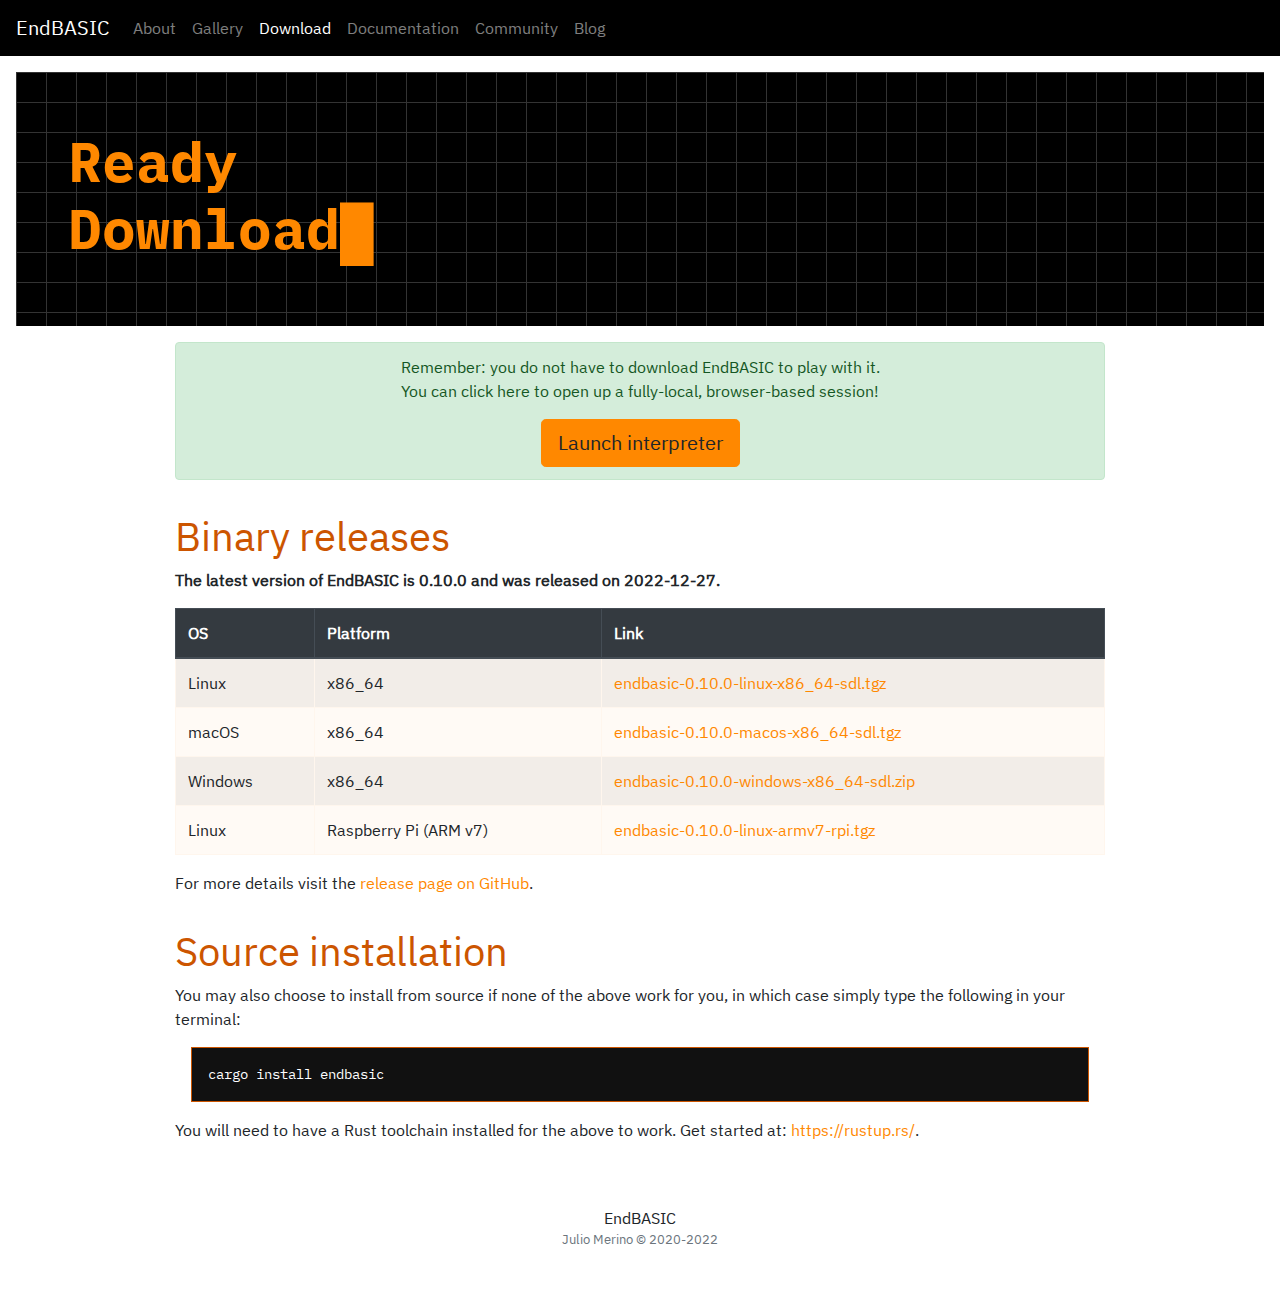
<file: download.html>
<!doctype html><html lang=en xmlns:fb=http://ogp.me/ns/fb#><head><meta charset=utf-8><meta http-equiv=x-ua-compatible content="IE=edge"><meta name=viewport content="width=device-width,initial-scale=1,shrink-to-fit=no"><meta property="og:site_name" content="EndBASIC"><title>Download - EndBASIC</title><meta property="og:title" content="Download - EndBASIC"><meta name=description content="Remember: you do not have to download EndBASIC to play with it.You can click here to open up a fully-local, browser-based session!
Launch interpreter Binary releases The latest version of EndBASIC is 0.10.0 and was released on 2022-12-27.
OS Platform Link Linux x86_64 endbasic-0.10.0-linux-x86_64-sdl.tgz macOS x86_64 endbasic-0.10.0-macos-x86_64-sdl.tgz Windows x86_64 endbasic-0.10.0-windows-x86_64-sdl.zip Linux Raspberry Pi (ARM v7) endbasic-0.10.0-linux-armv7-rpi.tgz For more details visit the release page on GitHub.
Source installation You may also choose to install from source if none of the above work for you, in which case simply type the following in your terminal:"><meta property="og:description" content="Remember: you do not have to download EndBASIC to play with it.You can click here to open up a fully-local, browser-based session!
Launch interpreter Binary releases The latest version of EndBASIC is 0.10.0 and was released on 2022-12-27.
OS Platform Link Linux x86_64 endbasic-0.10.0-linux-x86_64-sdl.tgz macOS x86_64 endbasic-0.10.0-macos-x86_64-sdl.tgz Windows x86_64 endbasic-0.10.0-windows-x86_64-sdl.zip Linux Raspberry Pi (ARM v7) endbasic-0.10.0-linux-armv7-rpi.tgz For more details visit the release page on GitHub.
Source installation You may also choose to install from source if none of the above work for you, in which case simply type the following in your terminal:"><meta name=author content="Julio Merino"><meta name=generator content="Hugo 0.111.3"><meta property="og:url" content="https://www.endbasic.dev/download.html"><meta property="og:type" content="website"><link rel=canonical href=https://www.endbasic.dev/download.html><link rel=stylesheet href=/sass/main.min.8f2064ba272b7c6d873736df9339fac0cc0adecda647b5ec37df79904e1ea59f.css><link rel=stylesheet href=/css/chroma.css></head><body><nav class="navbar navbar-expand-md navbar-dark bg-dark sticky-top"><a class=navbar-brand href=/>EndBASIC</a>
<button class=navbar-toggler type=button data-toggle=collapse data-target=#navbarToggler aria-controls=navbarToggler aria-expanded=false aria-label="Toggle navigation">
<span class=navbar-toggler-icon></span></button><div class="collapse navbar-collapse" id=navbarToggler><ul class="navbar-nav mr-auto mt-2 mt-lg-0"><li class=nav-item><a class=nav-link href=/about.html>About</a></li><li class=nav-item><a class=nav-link href=/gallery.html>Gallery</a></li><li class="nav-item active"><a class=nav-link href=/download.html>Download</a></li><li class=nav-item><a class=nav-link href=/docs.html>Documentation</a></li><li class=nav-item><a class=nav-link href=/community.html>Community</a></li><li class=nav-item><a class=nav-link href=https://jmmv.dev/tags/endbasic/ target=_new>Blog</a></li></ul></div></nav><div class="position-relative overflow-hidden p-3 p-md-5 m-md-3 text-center bg-dark bg-grid"><div class="p-lg-1 mx-auto my-1 text-white text-left"><h1 class="title display-4 font-weight-normal">Ready<br>Download&#9608;</h1></div></div><article class=container><div class="alert alert-success text-center"><p>Remember: you do not have to download EndBASIC to play with it.<br>You can click here to open up a fully-local, browser-based session!</p><a class="btn btn-primary btn-lg" href=https://repl.endbasic.dev/ target=_new>Launch interpreter</a></div><h1 id=binary-releases>Binary releases</h1><p><strong>The latest version of EndBASIC is 0.10.0 and was released on 2022-12-27.</strong></p><table><thead><tr><th>OS</th><th>Platform</th><th>Link</th></tr></thead><tbody><tr><td>Linux</td><td>x86_64</td><td><a href=https://github.com/endbasic/endbasic/releases/download/endbasic-0.10.0/endbasic-0.10.0-linux-x86_64-sdl.tgz>endbasic-0.10.0-linux-x86_64-sdl.tgz</a></td></tr><tr><td>macOS</td><td>x86_64</td><td><a href=https://github.com/endbasic/endbasic/releases/download/endbasic-0.10.0/endbasic-0.10.0-macos-x86_64-sdl.tgz>endbasic-0.10.0-macos-x86_64-sdl.tgz</a></td></tr><tr><td>Windows</td><td>x86_64</td><td><a href=https://github.com/endbasic/endbasic/releases/download/endbasic-0.10.0/endbasic-0.10.0-windows-x86_64-sdl.zip>endbasic-0.10.0-windows-x86_64-sdl.zip</a></td></tr><tr><td>Linux</td><td>Raspberry Pi (ARM v7)</td><td><a href=https://github.com/endbasic/endbasic/releases/download/endbasic-0.10.0/endbasic-0.10.0-linux-armv7-rpi.tgz>endbasic-0.10.0-linux-armv7-rpi.tgz</a></td></tr></tbody></table><p>For more details visit the <a href=https://github.com/endbasic/endbasic/releases/tag/endbasic-0.10.0>release page on GitHub</a>.</p><h1 id=source-installation>Source installation</h1><p>You may also choose to install from source if none of the above work for you, in which case simply type the following in your terminal:</p><div class=highlight><pre tabindex=0 class=chroma><code class=language-shell data-lang=shell><span class=line><span class=cl>cargo install endbasic
</span></span></code></pre></div><p>You will need to have a Rust toolchain installed for the above to work. Get started at: <a href=https://rustup.rs/>https://rustup.rs/</a>.</p></article><footer class="container py-5"><div class=row><div class="col-12 col-md text-center">EndBASIC
<small class="d-block mb-3 text-muted">Julio Merino &copy; 2020-2022</small></div></div></footer><script type=module>
  const SITE_ID = '6a633c2c-7fda-11ec-86e4-1cfd087199c2';

  import { addAnchorsToHeaders, RequestsClient } from "\/js\/main.7b19cd2eaa4ec914fc9d4f14c3ae574cbc0cbe9ff166cf8c8d8097b8b04adb38.js";
  new RequestsClient(SITE_ID).saveRequest();

  addAnchorsToHeaders();
</script><noscript><img src="https://hugo-dynamic.endbasic.dev/api/sites/6a633c2c-7fda-11ec-86e4-1cfd087199c2/pages/aHR0cHM6Ly93d3cuZW5kYmFzaWMuZGV2L2Rvd25sb2FkLmh0bWw=/stamp.gif" style=display:none></noscript></body></html>
</file>
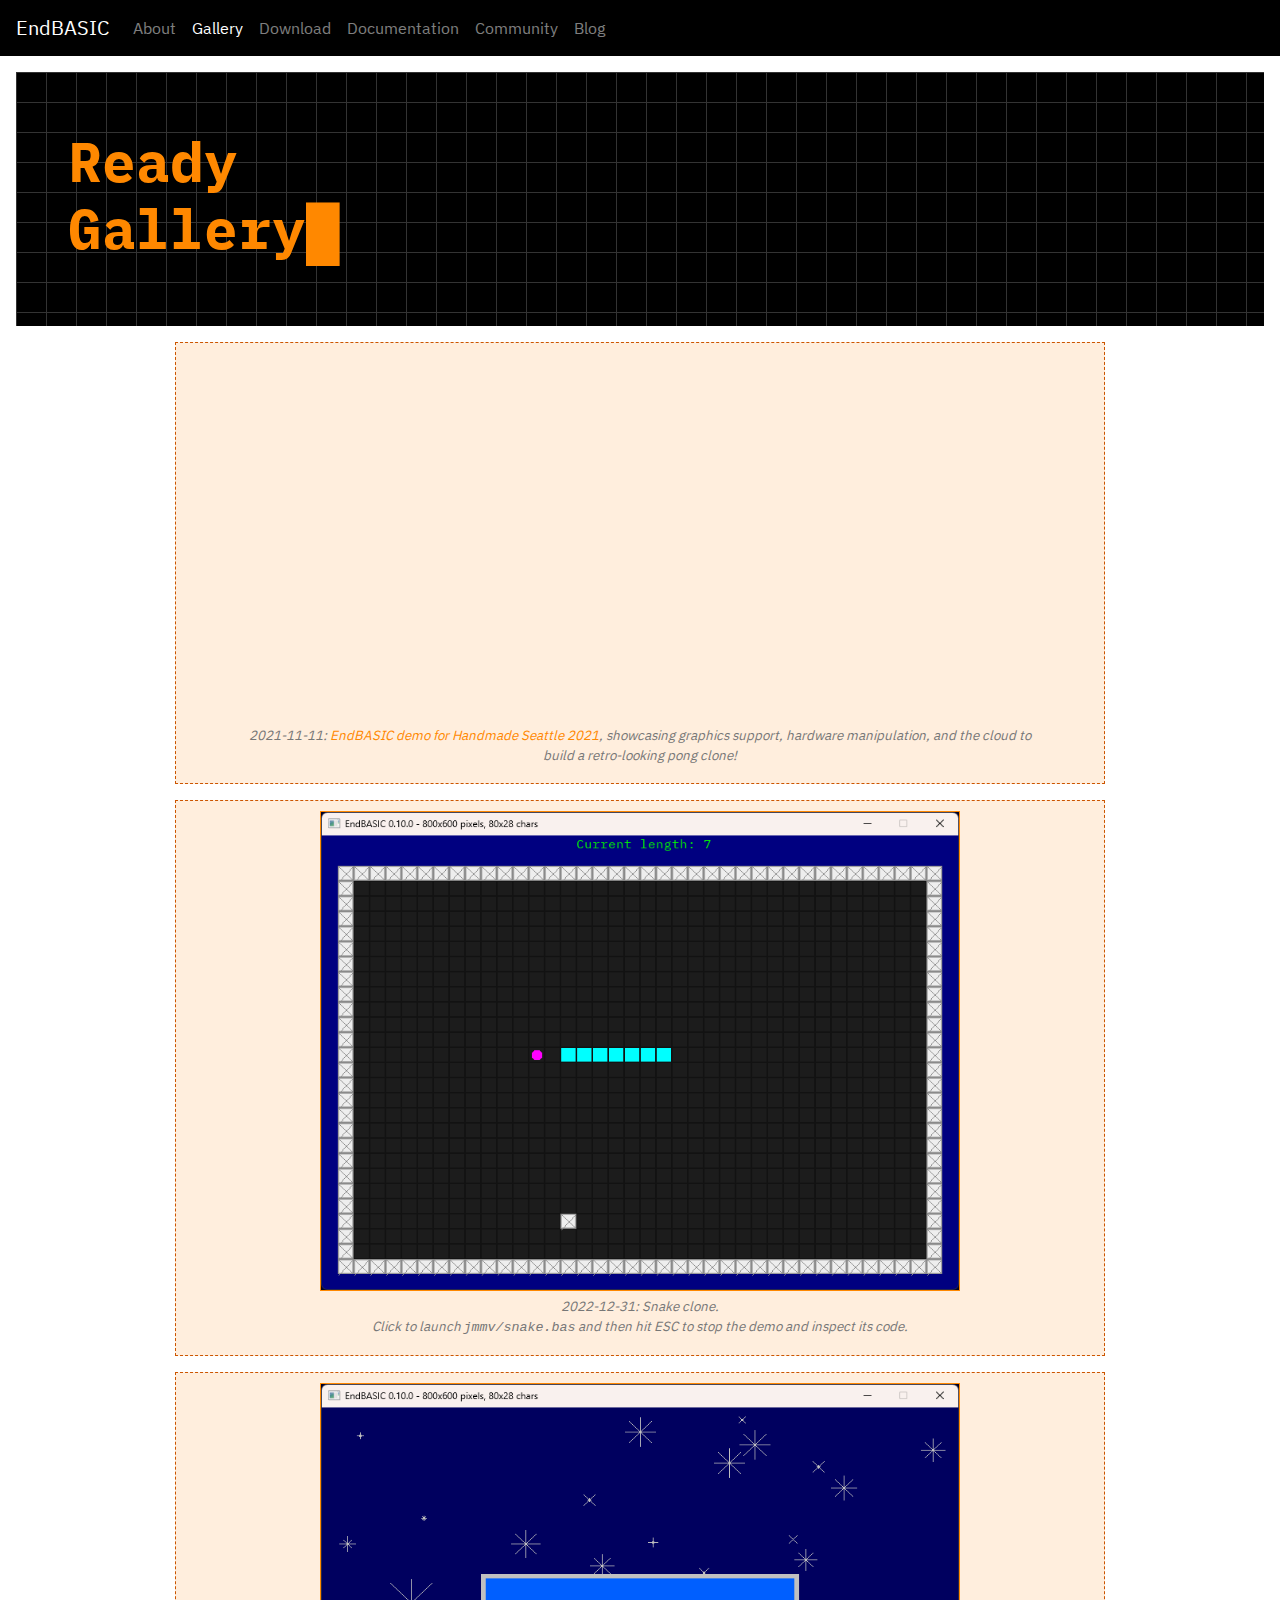
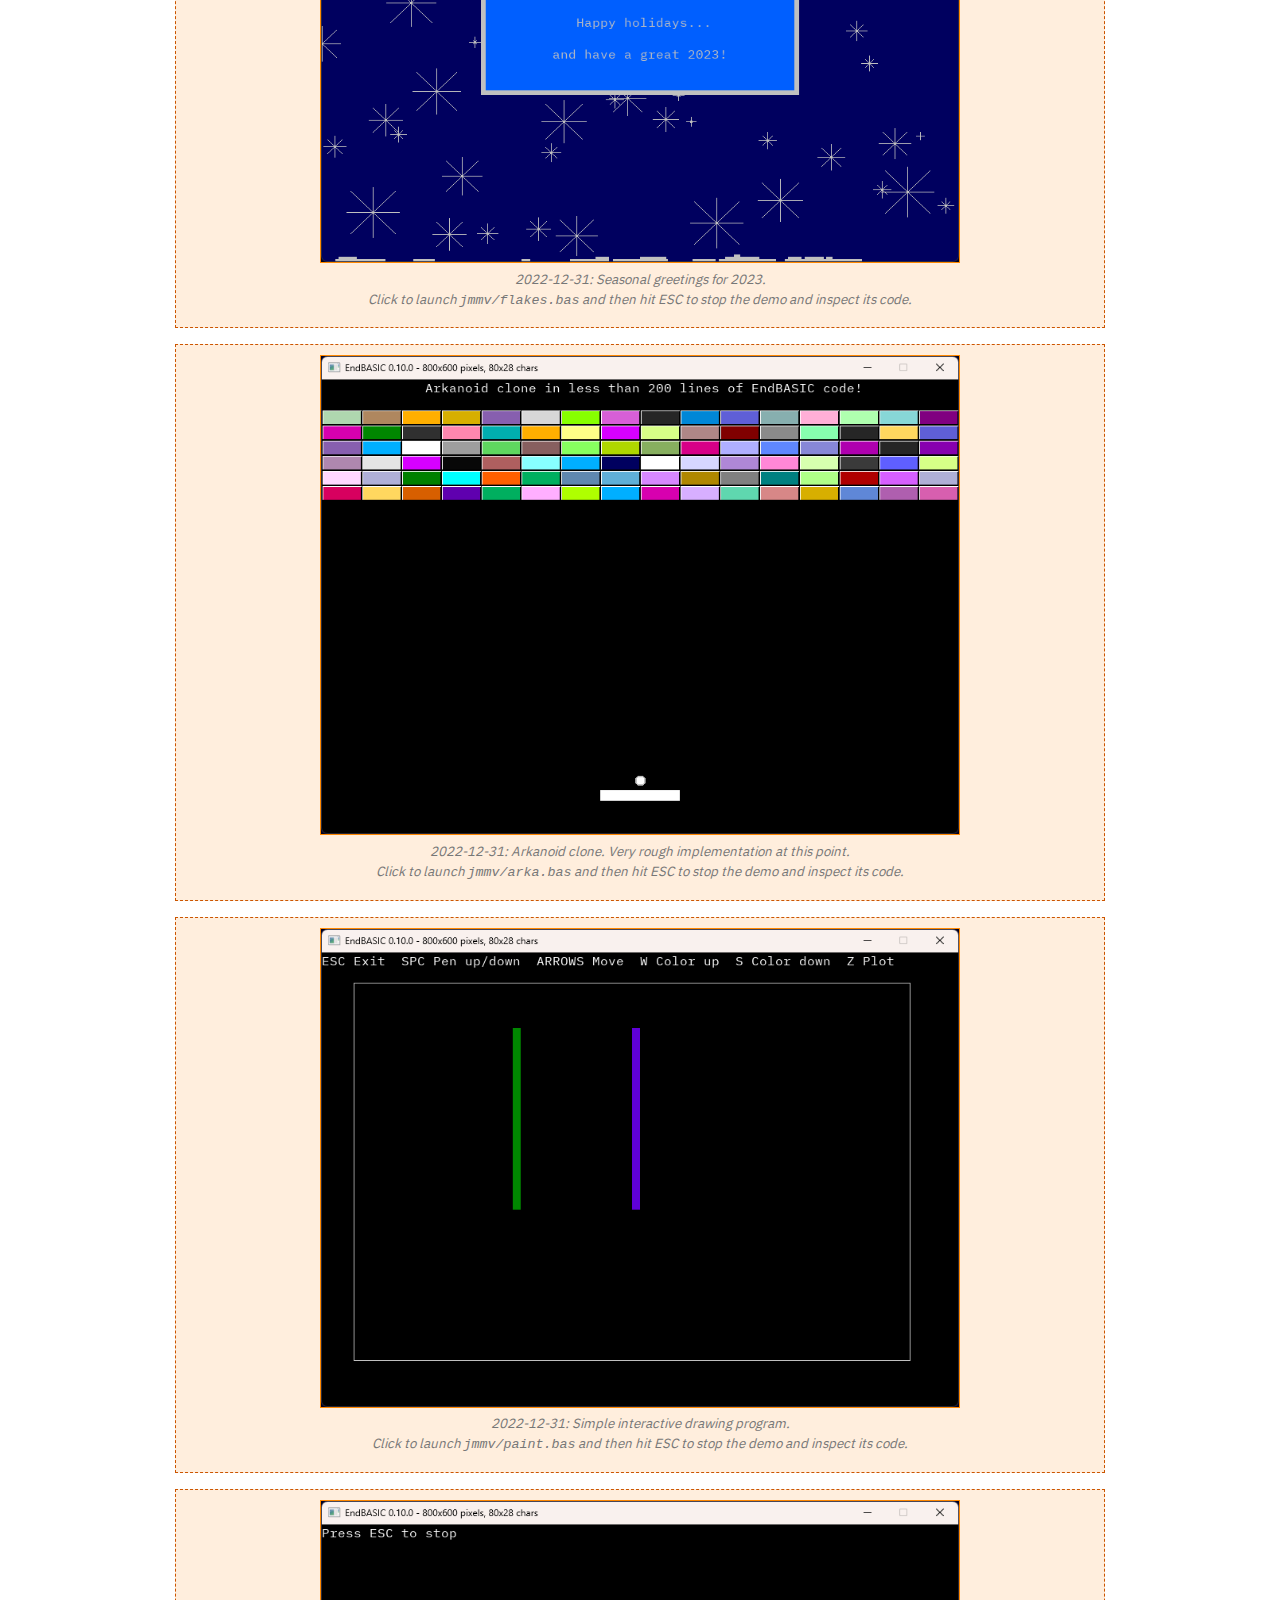
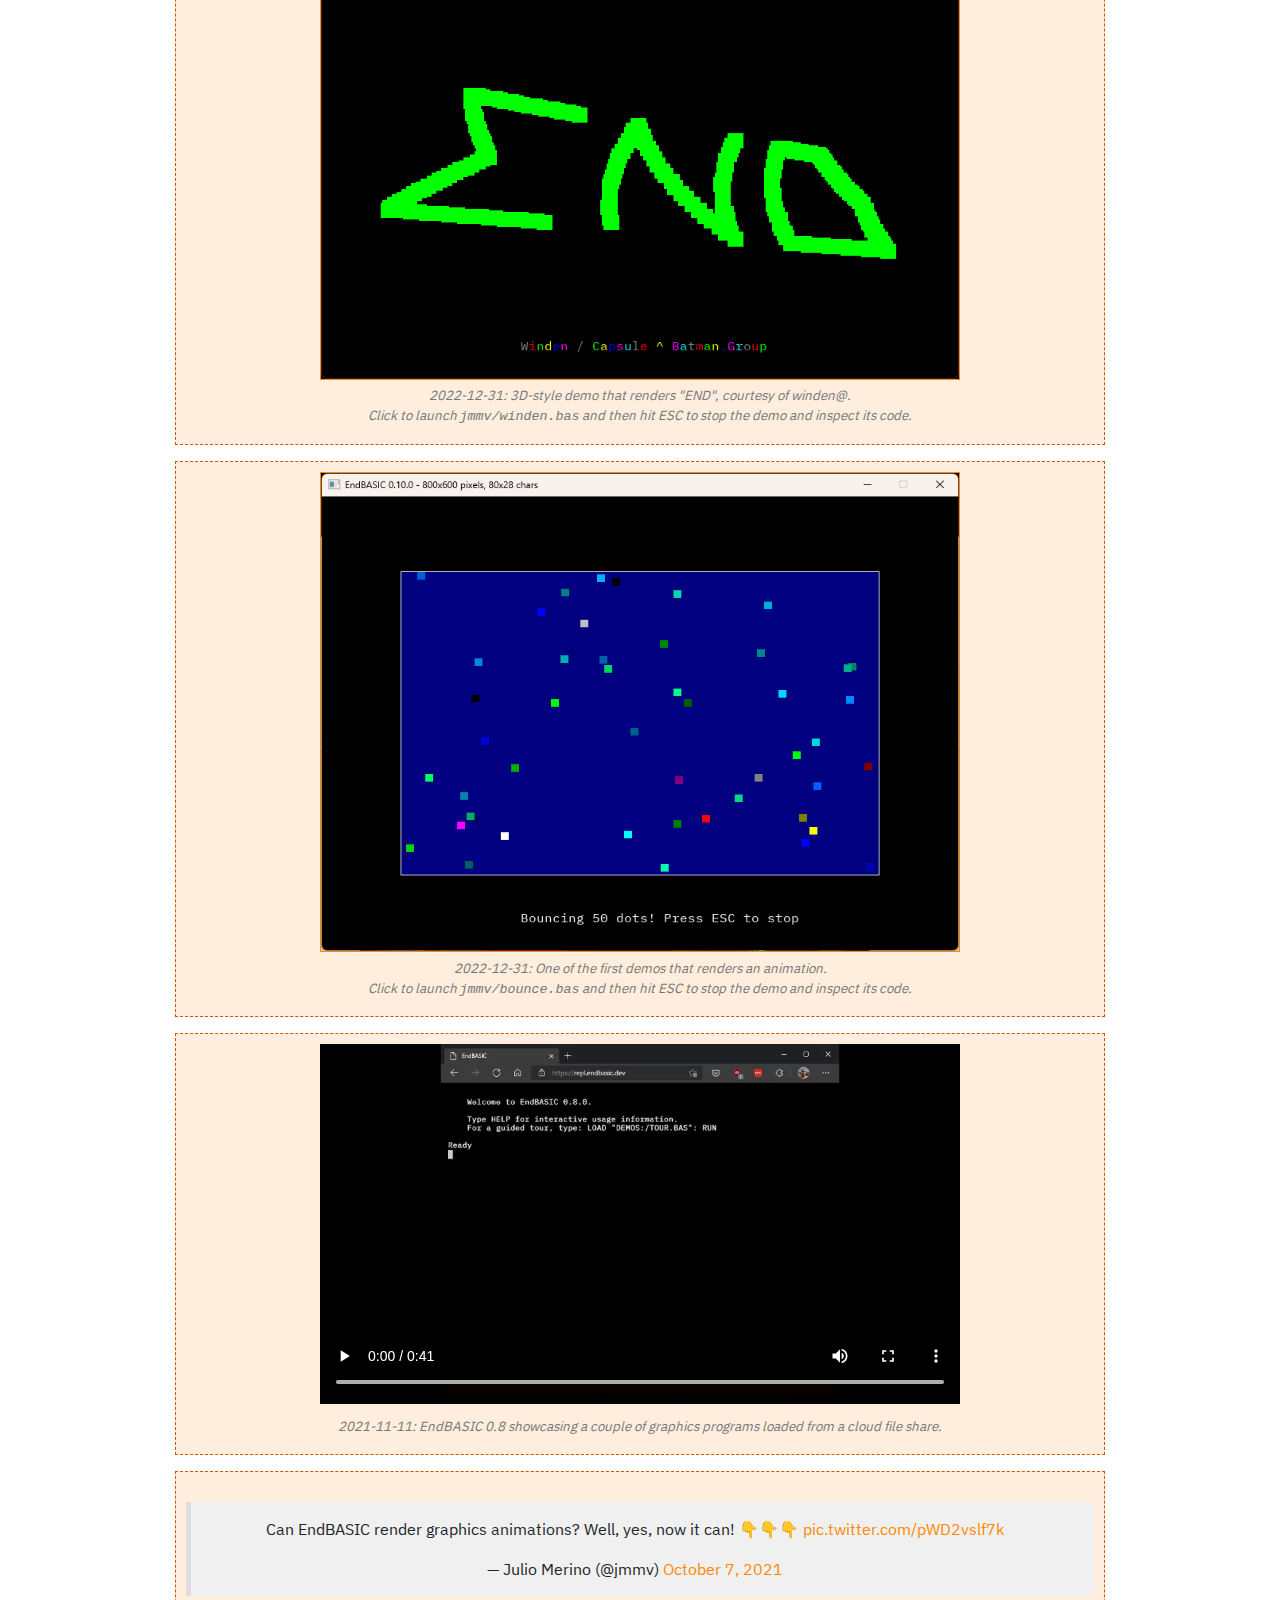
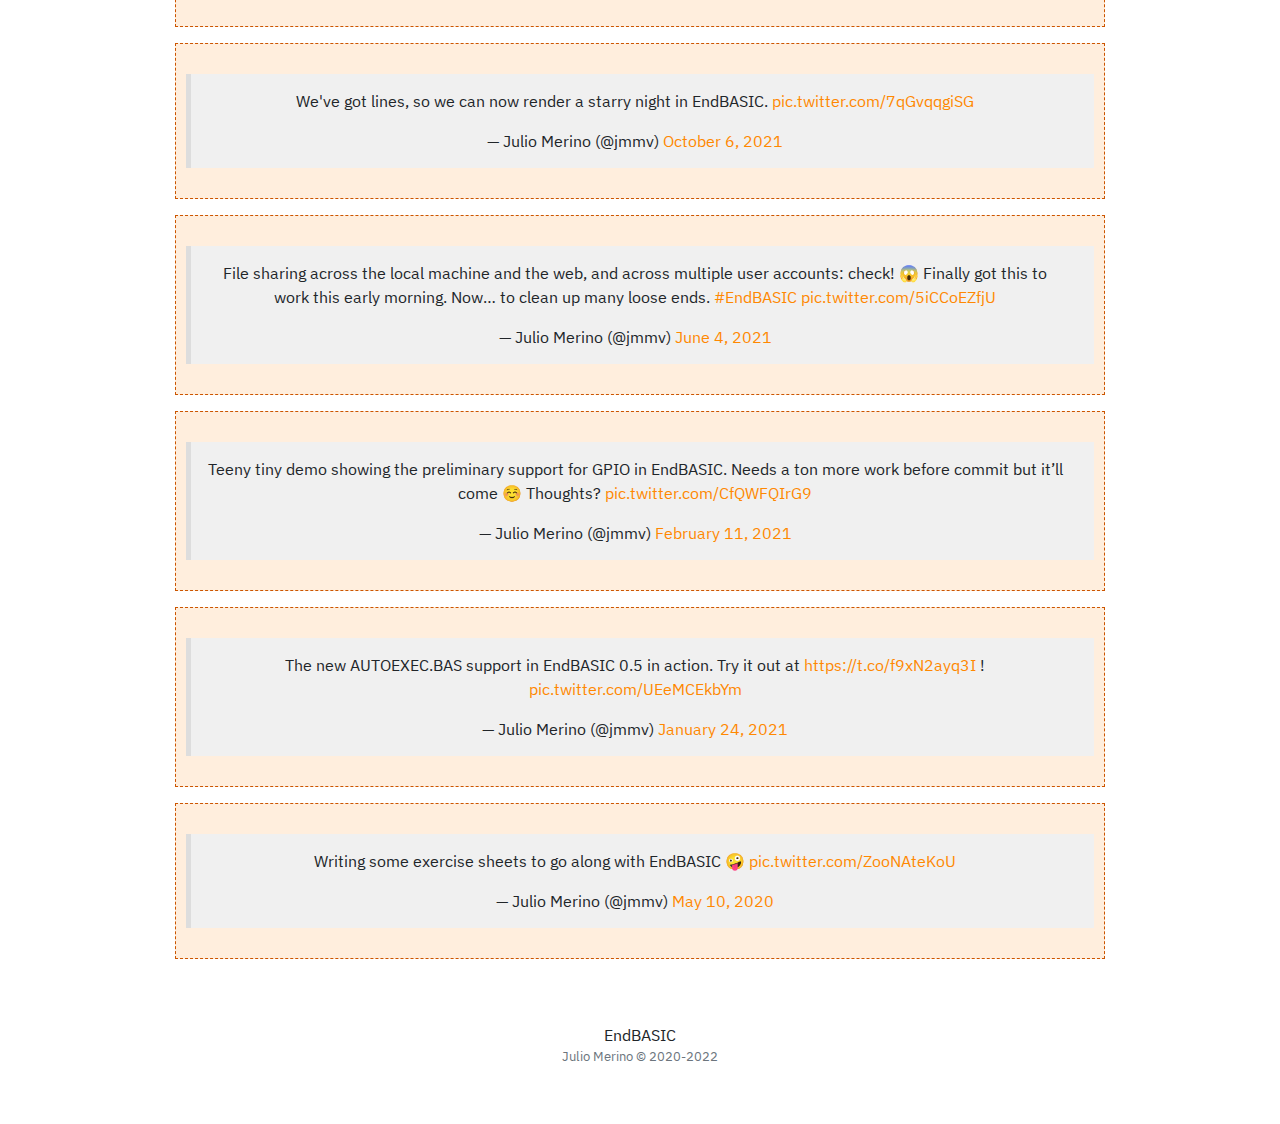
<file: gallery.html>
<!doctype html><html lang=en xmlns:fb=http://ogp.me/ns/fb#><head><meta charset=utf-8><meta http-equiv=x-ua-compatible content="IE=edge"><meta name=viewport content="width=device-width,initial-scale=1,shrink-to-fit=no"><meta property="og:site_name" content="EndBASIC"><title>Gallery - EndBASIC</title><meta property="og:title" content="Gallery - EndBASIC"><meta name=description content="2021-11-11: EndBASIC demo for Handmade Seattle 2021, showcasing graphics support, hardware manipulation, and the cloud to build a retro-looking pong clone!
2022-12-31: Snake clone.
Click to launch jmmv/snake.bas and then hit ESC to stop the demo and inspect its code.
2022-12-31: Seasonal greetings for 2023.
Click to launch jmmv/flakes.bas and then hit ESC to stop the demo and inspect its code.
2022-12-31: Arkanoid clone. Very rough implementation at this point."><meta property="og:description" content="2021-11-11: EndBASIC demo for Handmade Seattle 2021, showcasing graphics support, hardware manipulation, and the cloud to build a retro-looking pong clone!
2022-12-31: Snake clone.
Click to launch jmmv/snake.bas and then hit ESC to stop the demo and inspect its code.
2022-12-31: Seasonal greetings for 2023.
Click to launch jmmv/flakes.bas and then hit ESC to stop the demo and inspect its code.
2022-12-31: Arkanoid clone. Very rough implementation at this point."><meta name=author content="Julio Merino"><meta name=generator content="Hugo 0.111.3"><meta property="og:url" content="https://www.endbasic.dev/gallery.html"><meta property="og:type" content="website"><link rel=canonical href=https://www.endbasic.dev/gallery.html><link rel=stylesheet href=/sass/main.min.8f2064ba272b7c6d873736df9339fac0cc0adecda647b5ec37df79904e1ea59f.css><link rel=stylesheet href=/css/chroma.css></head><body><nav class="navbar navbar-expand-md navbar-dark bg-dark sticky-top"><a class=navbar-brand href=/>EndBASIC</a>
<button class=navbar-toggler type=button data-toggle=collapse data-target=#navbarToggler aria-controls=navbarToggler aria-expanded=false aria-label="Toggle navigation">
<span class=navbar-toggler-icon></span></button><div class="collapse navbar-collapse" id=navbarToggler><ul class="navbar-nav mr-auto mt-2 mt-lg-0"><li class=nav-item><a class=nav-link href=/about.html>About</a></li><li class="nav-item active"><a class=nav-link href=/gallery.html>Gallery</a></li><li class=nav-item><a class=nav-link href=/download.html>Download</a></li><li class=nav-item><a class=nav-link href=/docs.html>Documentation</a></li><li class=nav-item><a class=nav-link href=/community.html>Community</a></li><li class=nav-item><a class=nav-link href=https://jmmv.dev/tags/endbasic/ target=_new>Blog</a></li></ul></div></nav><div class="position-relative overflow-hidden p-3 p-md-5 m-md-3 text-center bg-dark bg-grid"><div class="p-lg-1 mx-auto my-1 text-white text-left"><h1 class="title display-4 font-weight-normal">Ready<br>Gallery&#9608;</h1></div></div><article class=container><div class=media-card><figure><iframe title=vimeo-player src="https://player.vimeo.com/video/641791002?h=bab5562902" width=640 height=360 frameborder=0 allowfullscreen></iframe><figcaption><p>2021-11-11: <a href=https://media.handmade-seattle.com/endbasic/>EndBASIC demo for Handmade Seattle 2021</a>, showcasing graphics support, hardware manipulation, and the cloud to build a retro-looking pong clone!</p></figcaption></figure></div><div class=media-card><figure><a href="https://repl.endbasic.dev/?run=jmmv/snake.bas" target=_blank><img src=/images/20221231-snake.png width=640 height=480></a><figcaption><p>2022-12-31: Snake clone.</p><p>Click to launch <tt>jmmv/snake.bas</tt> and then hit ESC to stop the demo and inspect its code.</p></figcaption></figure></div><div class=media-card><figure><a href="https://repl.endbasic.dev/?run=jmmv/flakes.bas" target=_blank><img src=/images/20221231-flakes.png width=640 height=480></a><figcaption><p>2022-12-31: Seasonal greetings for 2023.</p><p>Click to launch <tt>jmmv/flakes.bas</tt> and then hit ESC to stop the demo and inspect its code.</p></figcaption></figure></div><div class=media-card><figure><a href="https://repl.endbasic.dev/?run=jmmv/arka.bas" target=_blank><img src=/images/20221231-arka.png width=640 height=480></a><figcaption><p>2022-12-31: Arkanoid clone. Very rough implementation at this point.</p><p>Click to launch <tt>jmmv/arka.bas</tt> and then hit ESC to stop the demo and inspect its code.</p></figcaption></figure></div><div class=media-card><figure><a href="https://repl.endbasic.dev/?run=jmmv/paint.bas" target=_blank><img src=/images/20221231-paint.png width=640 height=480></a><figcaption><p>2022-12-31: Simple interactive drawing program.</p><p>Click to launch <tt>jmmv/paint.bas</tt> and then hit ESC to stop the demo and inspect its code.</p></figcaption></figure></div><div class=media-card><figure><a href="https://repl.endbasic.dev/?run=jmmv/winden.bas" target=_blank><img src=/images/20221231-winden.png width=640 height=480></a><figcaption><p>2022-12-31: 3D-style demo that renders "END", courtesy of winden@.</p><p>Click to launch <tt>jmmv/winden.bas</tt> and then hit ESC to stop the demo and inspect its code.</p></figcaption></figure></div><div class=media-card><figure><a href="https://repl.endbasic.dev/?run=jmmv/bounce.bas" target=_blank><img src=/images/20221231-bounce.png width=640 height=480></a><figcaption><p>2022-12-31: One of the first demos that renders an animation.</p><p>Click to launch <tt>jmmv/bounce.bas</tt> and then hit ESC to stop the demo and inspect its code.</p></figcaption></figure></div><div class=media-card><figure><video width=640 controls>
<source src=/images/graphics-demo.mp4 type=video/mp4></video><figcaption><p>2021-11-11: EndBASIC 0.8 showcasing a couple of graphics programs loaded from a cloud file share.</p></figcaption></figure></div><div class=media-card><blockquote class="twitter-tweet tw-align-center"><p lang=en dir=ltr>Can EndBASIC render graphics animations? Well, yes, now it can! 👇👇👇 <a href=https://t.co/pWD2vslf7k>pic.twitter.com/pWD2vslf7k</a></p>&mdash; Julio Merino (@jmmv) <a href="https://twitter.com/jmmv/status/1446149174450221056?ref_src=twsrc%5Etfw">October 7, 2021</a></blockquote></div><div class=media-card><blockquote class="twitter-tweet tw-align-center"><p lang=en dir=ltr>We've got lines, so we can now render a starry night in EndBASIC. <a href=https://t.co/7qGvqqgiSG>pic.twitter.com/7qGvqqgiSG</a></p>&mdash; Julio Merino (@jmmv) <a href="https://twitter.com/jmmv/status/1445612021920137217?ref_src=twsrc%5Etfw">October 6, 2021</a></blockquote></div><div class=media-card><blockquote class="twitter-tweet tw-align-center"><p lang=en dir=ltr>File sharing across the local machine and the web, and across multiple user accounts: check! 😱 Finally got this to work this early morning. Now… to clean up many loose ends. <a href="https://twitter.com/hashtag/EndBASIC?src=hash&amp;ref_src=twsrc%5Etfw">#EndBASIC</a> <a href=https://t.co/5iCCoEZfjU>pic.twitter.com/5iCCoEZfjU</a></p>&mdash; Julio Merino (@jmmv) <a href="https://twitter.com/jmmv/status/1400898913033326597?ref_src=twsrc%5Etfw">June 4, 2021</a></blockquote></div><div class=media-card><blockquote class="twitter-tweet tw-align-center"><p lang=en dir=ltr>Teeny tiny demo showing the preliminary support for GPIO in EndBASIC. Needs a ton more work before commit but it’ll come ☺️ Thoughts? <a href=https://t.co/CfQWFQIrG9>pic.twitter.com/CfQWFQIrG9</a></p>&mdash; Julio Merino (@jmmv) <a href="https://twitter.com/jmmv/status/1359908561090793476?ref_src=twsrc%5Etfw">February 11, 2021</a></blockquote></div><div class=media-card><blockquote class="twitter-tweet tw-align-center"><p lang=en dir=ltr>The new AUTOEXEC.BAS support in EndBASIC 0.5 in action. Try it out at <a href=https://t.co/f9xN2ayq3I>https://t.co/f9xN2ayq3I</a> ! <a href=https://t.co/UEeMCEkbYm>pic.twitter.com/UEeMCEkbYm</a></p>&mdash; Julio Merino (@jmmv) <a href="https://twitter.com/jmmv/status/1353400629658415104?ref_src=twsrc%5Etfw">January 24, 2021</a></blockquote></div><div class=media-card><blockquote class="twitter-tweet tw-align-center"><p lang=en dir=ltr>Writing some exercise sheets to go along with EndBASIC 🤪 <a href=https://t.co/ZooNAteKoU>pic.twitter.com/ZooNAteKoU</a></p>&mdash; Julio Merino (@jmmv) <a href="https://twitter.com/jmmv/status/1259574545901641734?ref_src=twsrc%5Etfw">May 10, 2020</a></blockquote></div><script async src=https://platform.twitter.com/widgets.js></script></article><footer class="container py-5"><div class=row><div class="col-12 col-md text-center">EndBASIC
<small class="d-block mb-3 text-muted">Julio Merino &copy; 2020-2022</small></div></div></footer><script type=module>
  const SITE_ID = '6a633c2c-7fda-11ec-86e4-1cfd087199c2';

  import { addAnchorsToHeaders, RequestsClient } from "\/js\/main.7b19cd2eaa4ec914fc9d4f14c3ae574cbc0cbe9ff166cf8c8d8097b8b04adb38.js";
  new RequestsClient(SITE_ID).saveRequest();

  addAnchorsToHeaders();
</script><noscript><img src="https://hugo-dynamic.endbasic.dev/api/sites/6a633c2c-7fda-11ec-86e4-1cfd087199c2/pages/aHR0cHM6Ly93d3cuZW5kYmFzaWMuZGV2L2dhbGxlcnkuaHRtbA==/stamp.gif" style=display:none></noscript></body></html>
</file>
